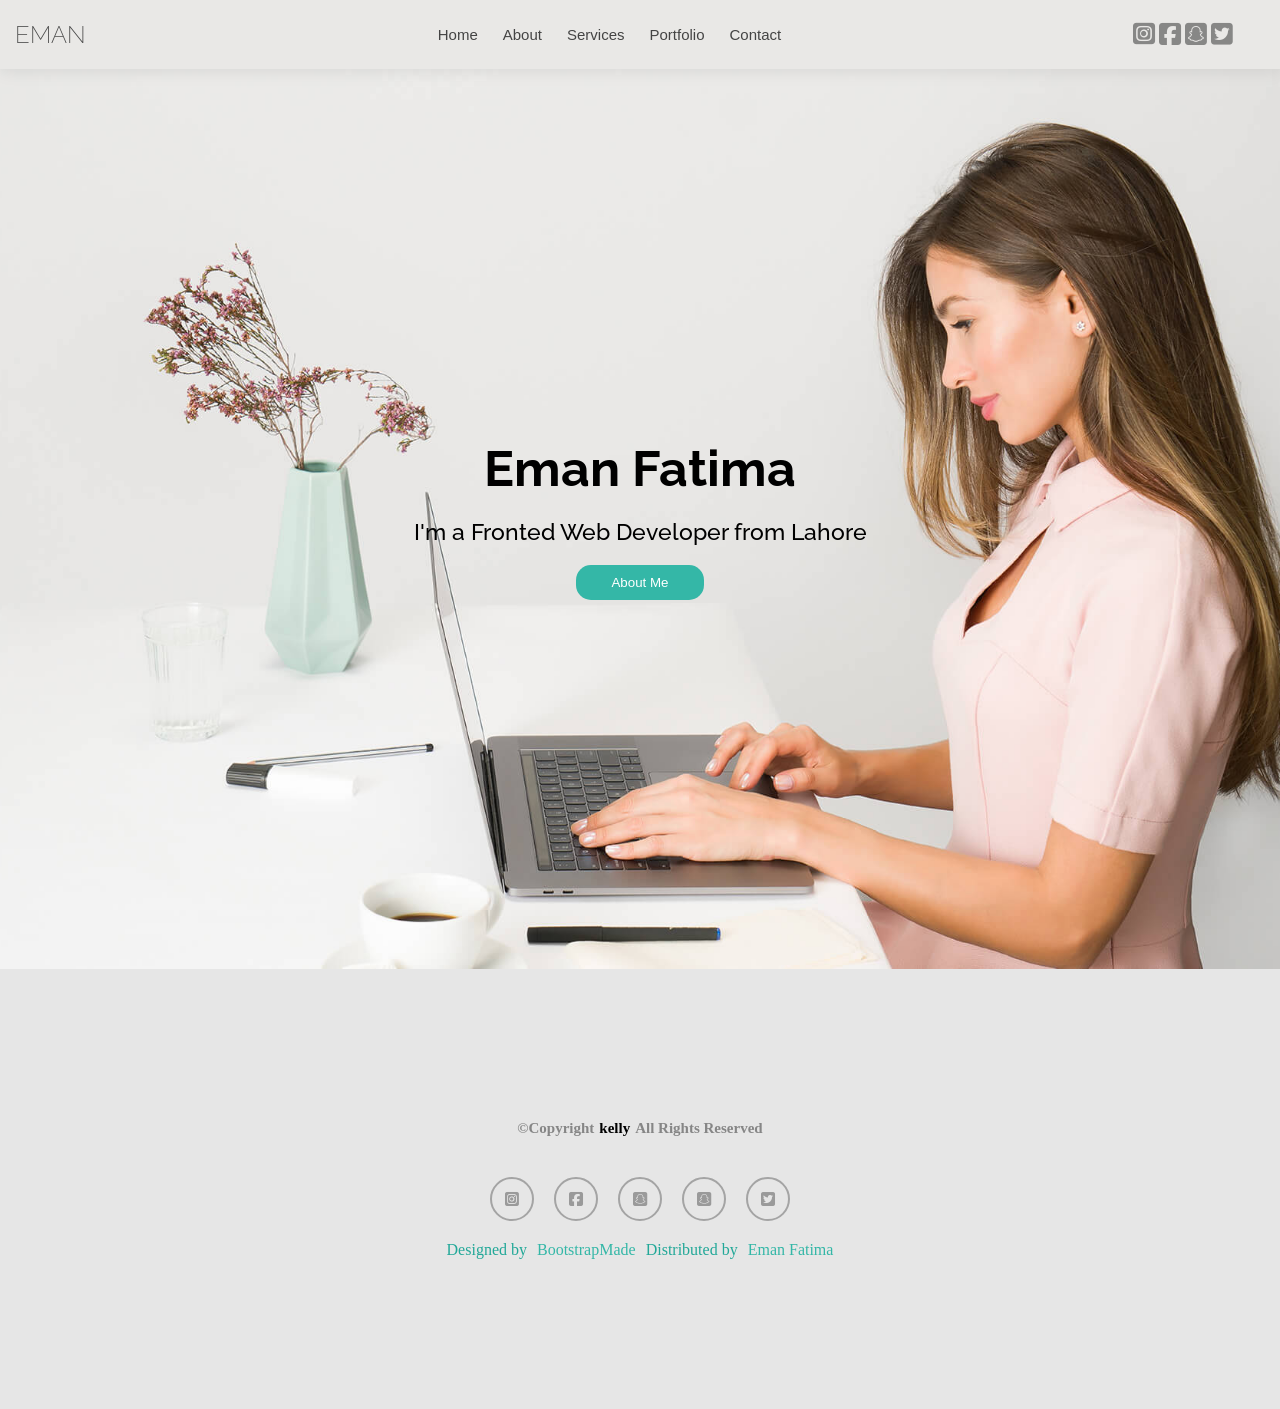
<file: index.html>
<!DOCTYPE html>
<html lang="en">
<head>
    <meta charset="UTF-8">
    <meta name="viewport" content="width=device-width, initial-scale=1.0">
    <title>Document</title>
    <link rel="stylesheet" href="portfolio.css">
    <link
  rel="stylesheet"
  href="https://cdnjs.cloudflare.com/ajax/libs/font-awesome/6.5.1/css/all.min.css"
/>
<link rel="preconnect" href="https://fonts.googleapis.com">
<link rel="preconnect" href="https://fonts.gstatic.com" crossorigin>
<link href="https://fonts.googleapis.com/css2?family=Raleway:ital,wght@0,100..900;1,100..900&display=swap" rel="stylesheet">
<link rel="preconnect" href="https://fonts.googleapis.com">
<link rel="preconnect" href="https://fonts.gstatic.com" crossorigin>
<link href="https://fonts.googleapis.com/css2?family=Poppins:ital,wght@0,100;0,200;0,300;0,400;0,500;0,600;0,700;0,800;0,900;1,100;1,200;1,300;1,400;1,500;1,600;1,700;1,800;1,900&family=Raleway:ital,wght@0,100..900;1,100..900&display=swap" rel="stylesheet">
</head>
<body>
    <div class="lightbackground">

        <nav>
            <div class="navbar" id="mainwidth">
            <div class="navcontent">
                <div class="logo">
                    <h1>EMAN</h1>
                </div>
                <div class="navlinks">
                    <ul>
                        <li><a href="index.html">home</a></li>
                        <li><a href="about.html">about</a></li>
                        <li><a href="services.html">services</a></li>
                        <li><a href="portfolio.html">portfolio</a></li>
                        <li><a href="contact.html">contact</a></li>
                    </ul>
                </div>
                <div class="navlogos">
                    <div class="hovereffect">

                        <a target="_blank" href="https://www.instagram.com/emanf_atima57?igsh=MW5waXgzaHoxM2hkYw=="><i class="fa-brands fa-square-instagram"></i></a>
                    <a href="https://www.facebook.com/profile.php?id=61551102983988&mibextid=ZbWKwL"><i class="fa-brands fa-square-facebook"></i></a>
                        <a href=""><i class="fa-brands fa-square-snapchat"></i></a>
                        <a href=""> <i class="fa-brands fa-square-twitter"></i></a>
                    </div>
                    <div id="menuicon">
                        <div class="openmenu">
                            <i class="fa-solid fa-bars" onclick="navbarlinks2()"></i>
                        </div>
                        <div class="closemenu">
                            <i class="fa-solid fa-xmark" onclick="navbarlinks2()"></i>
                        </div>
                    </div>
                </div>
            </div>
        </div>
    </nav>
    <section>
        <div class="herosection">
            <div class="backgroundbimg">
                <div class="herocontent">
                    <h1>Eman Fatima</h1>
                    <p>I'm a Fronted Web Developer from Lahore</p>
                    <div class="shopbtn">
                        <button>about me</button>
                    </div>
                </div>
            </div>
            
        </div>
    </section>
</div>
    <div class="navbarlinks">
        <div class="links2">
                <ul>
                    <div class="home">
                        <li><a href="index.html">home</a></li>
                    </div>
                        <li><a href="about.html">about</a></li>
                        <li><a href="services.html">services</a></li>
                        <li><a href="portfolio.html">portfolio</a></li>
                        <li><a href="contact.html">contact</a></li>
                    </ul>
                </div>
            </div>
    <div class="herolastsection">
            <div class="lastcontent">
                <h3>©Copyright <br> <p class="kelly">kelly</p> All Rights Reserved</h3>
                <div class="lasticons">
                    <a target="_blank" href="https://www.instagram.com/emanf_atima57?igsh=MW5waXgzaHoxM2hkYw=="><i class="fa-brands fa-square-instagram"></i></a>
                     <a href="https://www.facebook.com/profile.php?id=61551102983988&mibextid=ZbWKwL"><i class="fa-brands fa-square-facebook"></i></a>
                    <i class="fa-brands fa-square-snapchat"></i>
                    <i class="fa-brands fa-square-snapchat"></i>
                    <i class="fa-brands fa-square-twitter"></i>
                </div>
                <p class="bootstrap">Designed by <a style="color: #34b7a7;" href="">BootstrapMade</a> Distributed by <a style="color: #34b7a7;" href="">Eman Fatima</a></p>
            </div>
        </div>
        
        
    </body>
    <script src="home.js"></script>
</html>
</file>
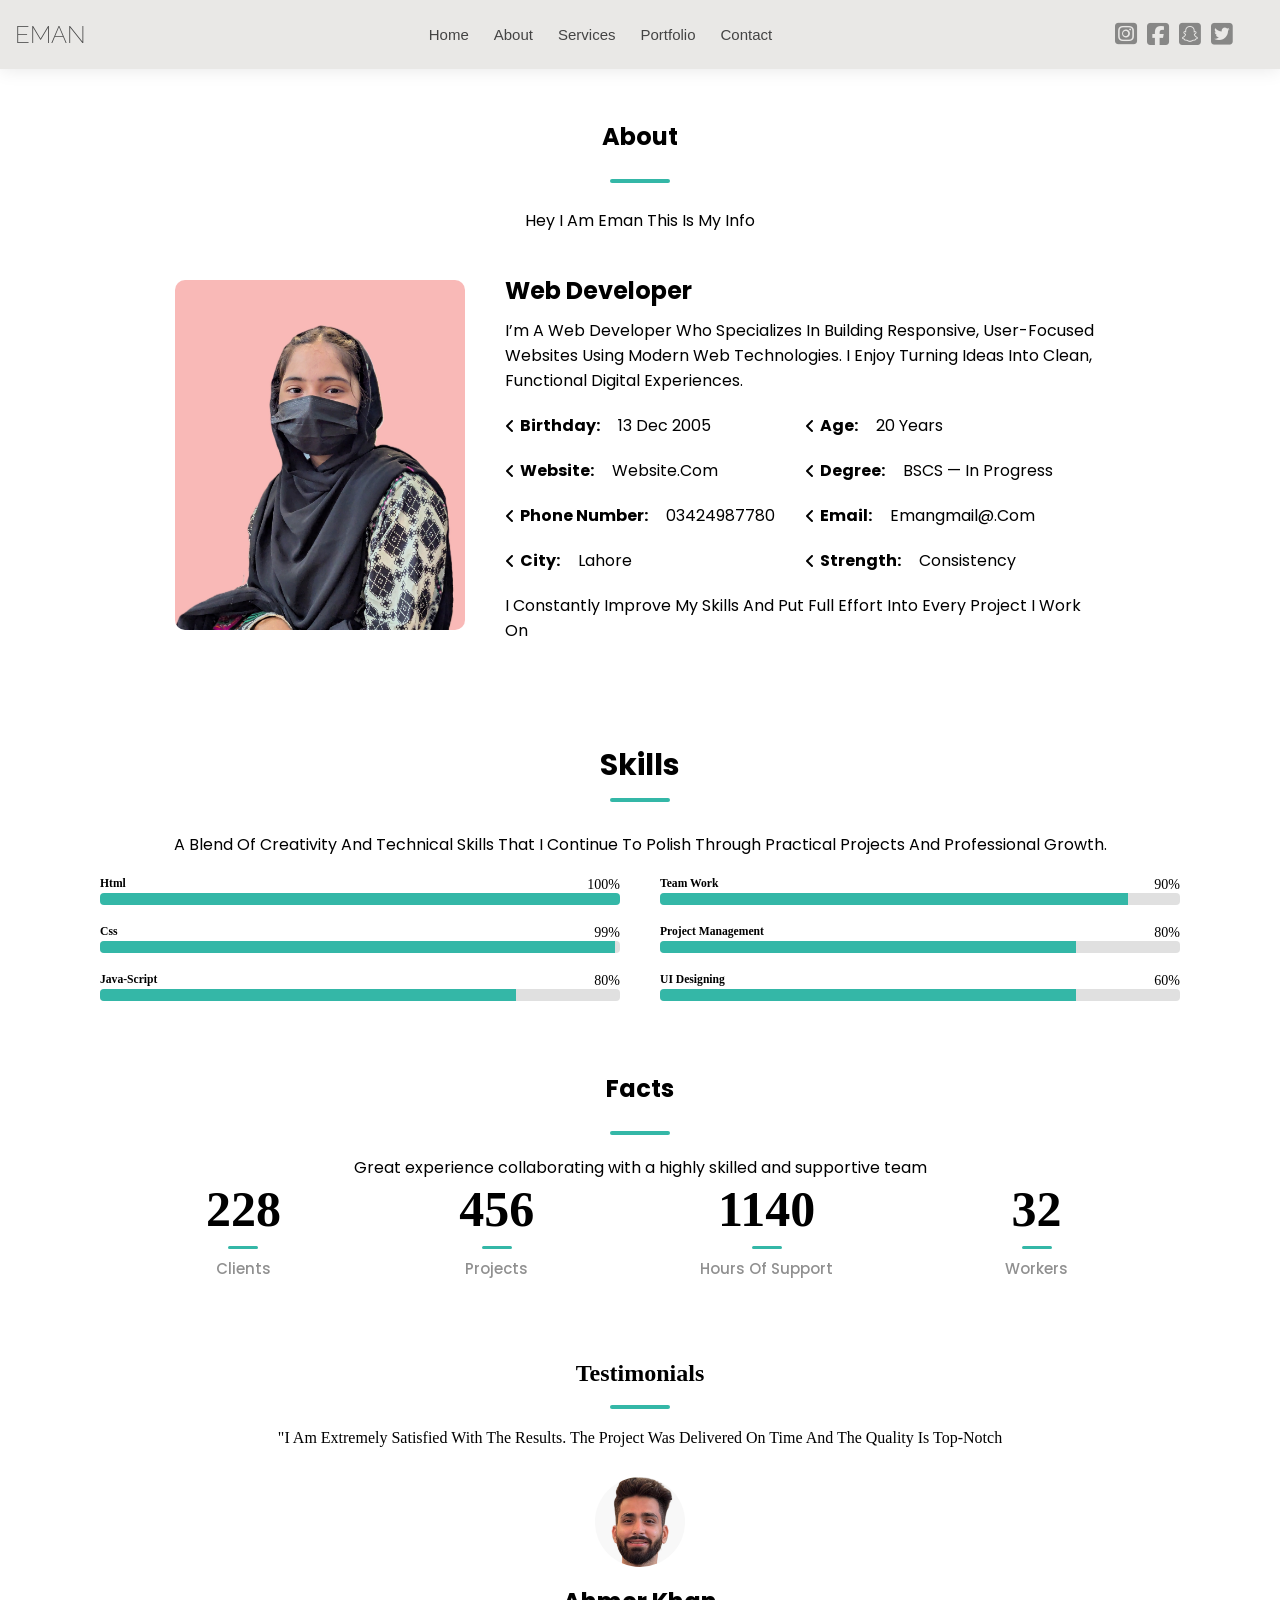
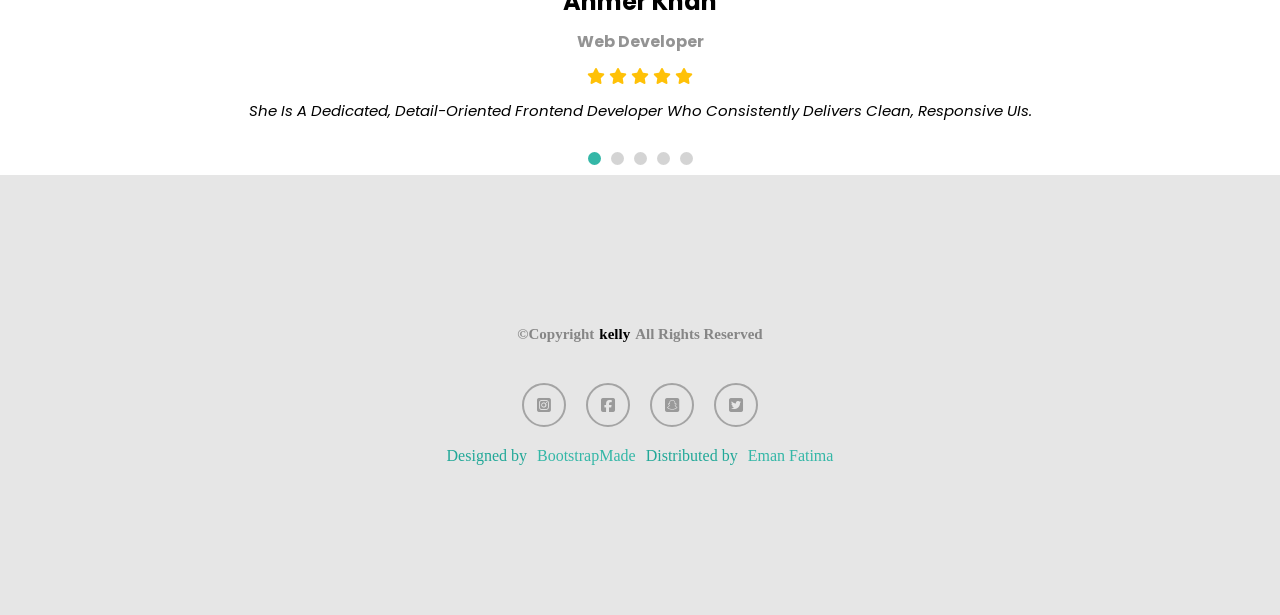
<file: about.html>
<!DOCTYPE html>
<html lang="en">
<head>
    <meta charset="UTF-8">
    <meta name="viewport" content="width=device-width, initial-scale=1.0">
    <title>about</title>
    <link rel="stylesheet" href="portfolio.css">
    <link
  rel="stylesheet"
  href="https://cdnjs.cloudflare.com/ajax/libs/font-awesome/6.5.1/css/all.min.css"
/>
<link rel="preconnect" href="https://fonts.googleapis.com">
<link rel="preconnect" href="https://fonts.gstatic.com" crossorigin>
<link href="https://fonts.googleapis.com/css2?family=Raleway:ital,wght@0,100..900;1,100..900&display=swap" rel="stylesheet">
<link rel="preconnect" href="https://fonts.googleapis.com">
<link rel="preconnect" href="https://fonts.gstatic.com" crossorigin>
<link href="https://fonts.googleapis.com/css2?family=Poppins:ital,wght@0,100;0,200;0,300;0,400;0,500;0,600;0,700;0,800;0,900;1,100;1,200;1,300;1,400;1,500;1,600;1,700;1,800;1,900&family=Raleway:ital,wght@0,100..900;1,100..900&display=swap" rel="stylesheet">
</head>
<body>
     <nav>
            <div class="navbar" id="mainwidth">
            <div class="navcontent">
                <div class="logo">
                    <h1>EMAN</h1>
                </div>
                <div class="navlinks">
                    <ul>
                        <li><a href="index.html">home</a></li>
                        <li><a href="about.html">about</a></li>
                        <li><a href="services.html">services</a></li>
                        <li><a href="portfolio.html">portfolio</a></li>
                        <li><a href="contact.html">contact</a></li>
                    </ul>
                </div>
                <div class="navlogos">
                <a target="_blank" href="https://www.instagram.com/emanf_atima57?igsh=MW5waXgzaHoxM2hkYw=="><i class="fa-brands fa-square-instagram"></i></a>
                    <a href="https://www.facebook.com/profile.php?id=61551102983988&mibextid=ZbWKwL"><i class="fa-brands fa-square-facebook"></i></a>
                    <i class="fa-brands fa-square-snapchat"></i>
                    <i class="fa-brands fa-square-twitter"></i>
                    <div id="menuicon">
                        <i class="fa-solid fa-bars"  onclick="navbarlinks2()"></i>
                    </div>
                </div>
            </div>
        </div>
    </nav>
    <div class="navbarlinks">
        <div class="links2">
                <ul>
                    <div class="home">
                        <li><a href="index.html">home</a></li>
                    </div>
                    <li><a href="about.html">about</a></li>
                    <li><a href="services.html">services</a></li>
                    <li><a href="portfolio.html">portfolio</a></li>
                    <li><a href="contact.html">contact</a></li>
                </ul>
            </div>
        </div>
    <div class="aboutsection">
            <div class="aboutcontent" id="mainwidth">
                <div class="info">
                    <h2>about</h2>&ensp;
                    <div class="underline"></div>
                    
                    <p>hey i am eman this is my info</p>
                </div>
                <div class="imgcontent">
                    <div class="img">
                        <img src="./images/pic.jpg" alt="">
                    </div>
                    <div class="imgcontent2">
                        <h2>web Developer</h2>
                        <p>I’m a web developer who specializes in building responsive, user-focused websites using modern web technologies. I enjoy turning ideas into clean, functional digital experiences.</p>
                        <div class="infosection">
                            <div class="infocontent1">
                            <div class="birthdaysec flex">
                                <i class="fa-solid fa-angle-left"></i>
                                <h4>birthday:</h4>&ensp;
                                <p>13 dec 2005</p>
                            </div>
                            <div class="website flex">
                                <i class="fa-solid fa-angle-left"></i>
                                <h4>website:</h4>&ensp;
                                <p>website.com</p>
                            </div>
                            <div class="phonenumber flex">
                                <i class="fa-solid fa-angle-left"></i>
                                <h4>phone number:</h4>&ensp;
                                <p>03424987780</p>
                            </div>
                            <div class="city flex">
                                <i class="fa-solid fa-angle-left"></i><h4>city:</h4>&ensp;
                                <p>lahore</p>
                            </div>
                        </div>
                        <div class="infocontent2">
                            <div class="age flex">
                                <i class="fa-solid fa-angle-left"></i>
                                <h4>age:</h4>&ensp;
                                <p>20 years</p>
                            </div>
                            <div class="degree flex">
                                <i class="fa-solid fa-angle-left"></i>
                                <h4>degree:</h4>&ensp;
                                <p>BSCS — In Progress</p>
                            </div>
                            <div class="email flex">
                                <i class="fa-solid fa-angle-left"></i>
                            <h4>email:</h4>&ensp;
                            <p>emangmail@.com</p>
                        </div>
                        <div class="strength flex">
                            <i class="fa-solid fa-angle-left"></i>
                            <h4>strength:</h4>&ensp;
                            <p>consistency</p>
                        </div>
                    </div>
                </div>
                <p class="paragraph">I constantly improve my skills and put full effort into every project I work on</p>
            </div>
        </div>
            </div>
        </div>
        <div class="skillsection">
            <div class="skillcontent" id="mainwidth">
                <div class="skillheading">
                    <h2>skills</h2>
                    <div class="underline">
                    </div>
                    <p>A blend of creativity and technical skills that I continue to polish through practical projects and professional growth.</p>
                </div>
                <div class="maincode">

                    <div class="codingskill">
                        <div class="code1">
                        <div class="html">
                            <h5>html</h5>
                            <span class="percent">100%</span>
                        </div>
                        <div class="skillbar" data-percent="100">
                            <div class="fill"></div>
                        </div>
                    </div>
                    <div class="code1">
                        <div class="html">
                            <h5>css</h5>
                            <span class="percent">99%</span>
                        </div>
                        <div class="skillbar" data-percent="99">
                            <div class="fill"></div>
                        </div>
                    </div>
                    <div class="code1">
                        <div class="html">
                            <h5>java-script</h5>
                            <span class="percent">80%</span>
                        </div>
                        <div class="skillbar" data-percent="80">
                            <div class="fill"></div>
                        </div>
                    </div>
                </div>
                <div class="codingskill2">
                    <div class="code1">
                        <div class="html">
                            <h5>team work</h5>
                            <span class="percent">90%</span>
                        </div>
                        <div class="skillbar" data-percent="90">
                            <div class="fill"></div>
                        </div>
                    </div>
                    <div class="code1">
                        <div class="html">
                            <h5>project management</h5>
                            <span class="percent">80%</span>
                        </div>
                        <div class="skillbar" data-percent="80">
                            <div class="fill"></div>
                        </div>
                    </div>
                    <div class="code1">
                        <div class="html">
                            <h5>uI Designing</h5>
                            <span class="percent">60%</span>
                        </div>
                        <div class="skillbar" data-percent="80">
                            <div class="fill"></div>
                        </div>
                    </div>
                </div>
            </div>
            </div>
        </div>
        <div class="factssection">
            <div class="factscontent" id="mainwidth">
                <div class="factheading">
                    <h2>Facts</h2>&ensp;
                    <div class="underline"></div>
                    <p>Great experience collaborating with a highly skilled and supportive team</p>
                </div>
                <div class="countingsection">
                    <div class="counter1">
                        <span class="count" data-target="253">0</span>
                        <div class="underline1"></div>
                        <h5>clients</h5>
                    </div>
                     <div class="counter1">
                        <span class="count" data-target="521">0</span>
                        <div class="underline1"></div>
                        <h5>projects</h5>
                    </div>
                     <div class="counter1">
                        <span class="count" data-target="1453">0</span>
                        <div class="underline1"></div>
                        <h5>hours of support</h5>
                    </div>
                     <div class="counter1">
                        <span class="count" data-target="32">0</span>
                        <div class="underline1"></div>
                        <h5>workers</h5>
                    </div>
                        
                </div>

            </div>
        </div>
        <div class="testinomialsection">
            <div class="testinomialscontent" id="mainwidth">
                <div class="testiheading">
                    <h2>testimonials</h2>&ensp;
                     <div class="underline"></div>
                     <p>"I am extremely satisfied with the results. The project was delivered on time and the quality is top-notch</p>
                </div>
                    <div class="cards">
                    </div>
              <div class="circles">
                <div class="circle"></div>
                 <div class="circle"></div>
                  <div class="circle"></div>
                   <div class="circle"></div>
                   <div class="circle"></div>
              </div>
            </div>
        </div>
        <div class="herolastsection serviceslast" id="mainwidth">
            <div class="lastcontent">
                <h3>©Copyright <br> <p class="kelly">kelly</p> All Rights Reserved</h3>
                <div class="lasticons">
                     <a target="_blank" href="https://www.instagram.com/emanf_atima57?igsh=MW5waXgzaHoxM2hkYw=="><i class="fa-brands fa-square-instagram"></i></a>
                     <a href="https://www.facebook.com/profile.php?id=61551102983988&mibextid=ZbWKwL"><i class="fa-brands fa-square-facebook"></i></a>
                    <i class="fa-brands fa-square-snapchat"></i>
                    <i class="fa-brands fa-square-twitter"></i>
                </div>
                <p class="bootstrap">Designed by <a style="color: #34b7a7;" href="">BootstrapMade</a> Distributed by <a style="color: #34b7a7;" href="">Eman Fatima</a></p>
            </div>
        </div>
</body>
<script src="about.js"></script>
<script src="home.js"></script>
</html>
</file>
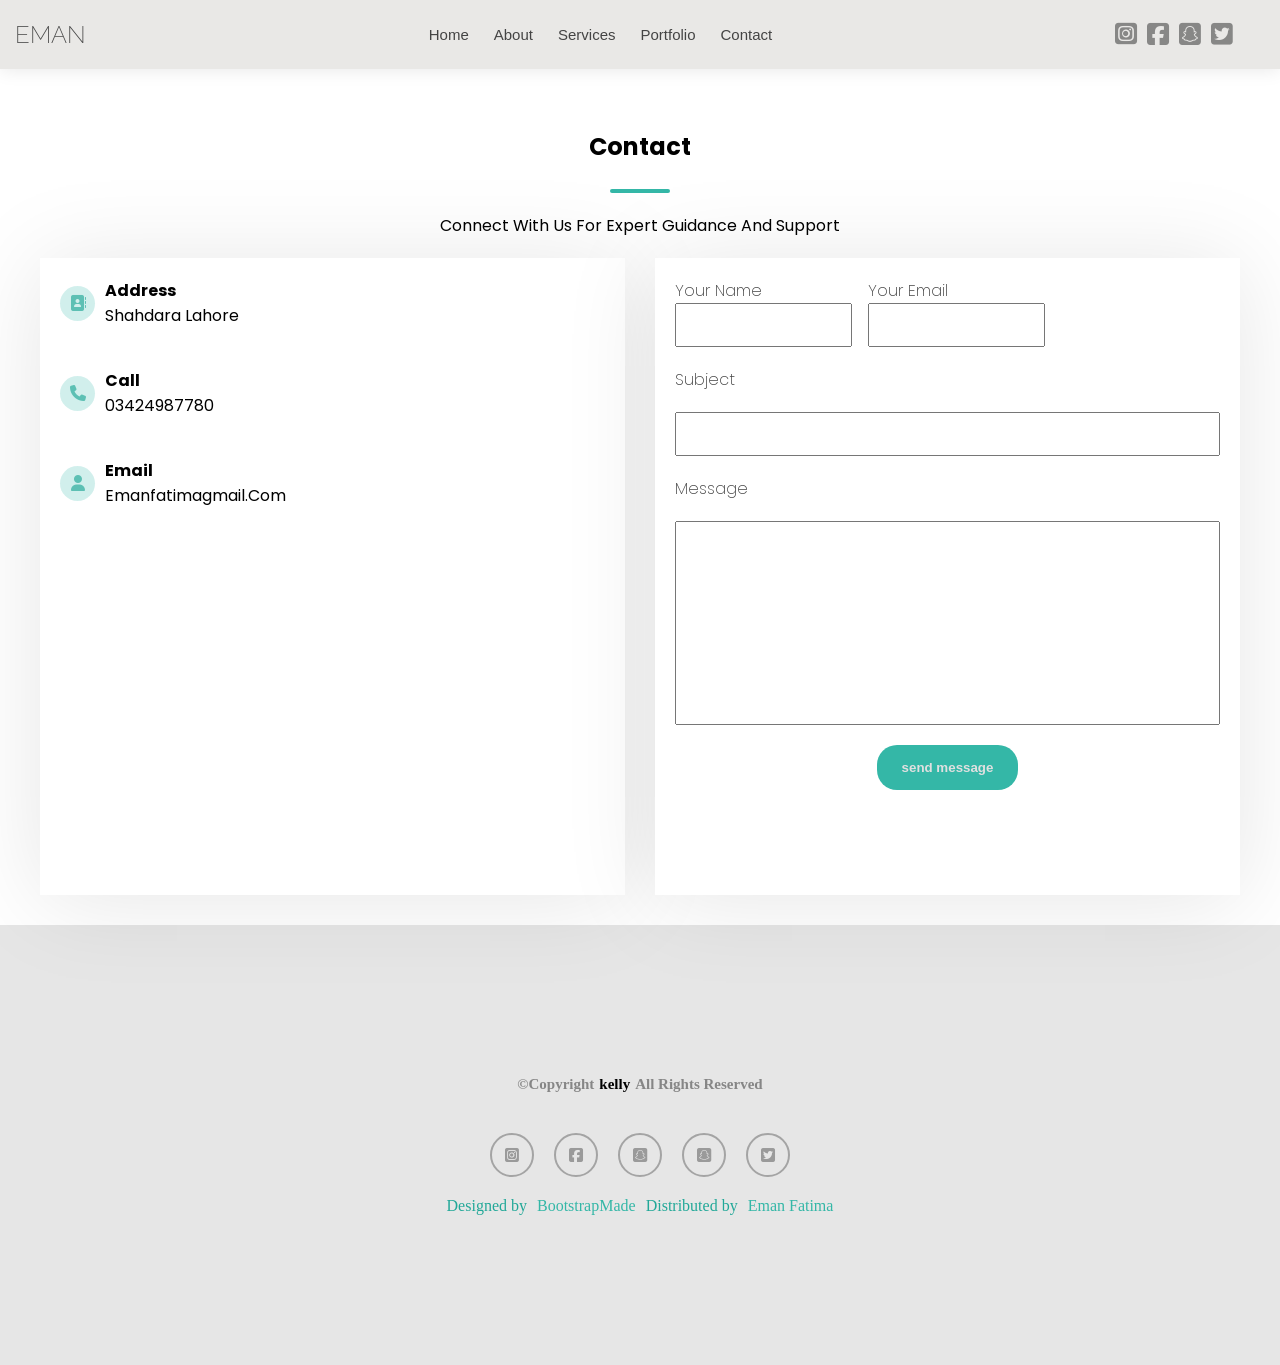
<file: contact.html>
<!DOCTYPE html>
<html lang="en">
<head>
    <meta charset="UTF-8">
    <meta name="viewport" content="width=device-width, initial-scale=1.0">
    <title>contact</title>
    <link rel="stylesheet" href="portfolio.css">
     <link
  rel="stylesheet"
  href="https://cdnjs.cloudflare.com/ajax/libs/font-awesome/6.5.1/css/all.min.css"
/>
<link rel="preconnect" href="https://fonts.googleapis.com">
<link rel="preconnect" href="https://fonts.gstatic.com" crossorigin>
<link href="https://fonts.googleapis.com/css2?family=Raleway:ital,wght@0,100..900;1,100..900&display=swap" rel="stylesheet">
<link rel="preconnect" href="https://fonts.googleapis.com">
<link rel="preconnect" href="https://fonts.gstatic.com" crossorigin>
<link href="https://fonts.googleapis.com/css2?family=Poppins:ital,wght@0,100;0,200;0,300;0,400;0,500;0,600;0,700;0,800;0,900;1,100;1,200;1,300;1,400;1,500;1,600;1,700;1,800;1,900&family=Raleway:ital,wght@0,100..900;1,100..900&display=swap" rel="stylesheet">
</head>
<body>
    <nav>
            <div class="navbar" id="mainwidth">
            <div class="navcontent">
                <div class="logo">
                    <h1>EMAN</h1>
                </div>
                <div class="navlinks">
                    <ul>
                        <li><a href="index.html">home</a></li>
                        <li><a href="about.html">about</a></li>
                        <li><a href="services.html">services</a></li>
                        <li><a href="portfolio.html">portfolio</a></li>
                        <li><a href="contact.html">contact</a></li>
                    </ul>
                </div>
                <div class="navlogos">
                    <a target="_blank" href="https://www.instagram.com/emanf_atima57?igsh=MW5waXgzaHoxM2hkYw=="><i class="fa-brands fa-square-instagram"></i></a>
                    <a href="https://www.facebook.com/profile.php?id=61551102983988&mibextid=ZbWKwL"><i class="fa-brands fa-square-facebook"></i></a>
                    <i class="fa-brands fa-square-snapchat"></i>
                    <i class="fa-brands fa-square-twitter"></i>
                    <div id="menuicon">
                        <i class="fa-solid fa-bars"  onclick="navbarlinks2()"></i>
                    </div>
                </div>
            </div>
        </div>
    </nav>
    <div class="navbarlinks">
        <div class="links2">
                <ul>
                    <div class="home">
                        <li><a href="index.html">home</a></li>
                    </div>
                    <li><a href="about.html">about</a></li>
                    <li><a href="services.html">services</a></li>
                    <li><a href="portfolio.html">portfolio</a></li>
                    <li><a href="contact.html">contact</a></li>
                </ul>
            </div>
        </div>
    <div class="contactsection">
        <div class="contactcontent" id="mainwidth">
        <div class="contactheading">
            <h2>contact</h2>&ensp;
            <div class="underline"></div>
            <p>Connect with us for expert guidance and support</p>
        </div>
        <div class="mainframe">
            <div class="iframesection">
                <div class="mainadress">
                    <i class="fa-solid fa-address-book"></i>
                    <div class="adress">
                        <h4>address</h4>
                        <p>shahdara lahore</p>
                    </div>
                </div>
                <div class="maincall mainadress">
                    <i class="fa-solid fa-phone"></i>
                    <div class="call">
                    <h4>call</h4>
                    <span>03424987780</span>
                </div>
            </div>
            <div class="mainemail mainadress">
                <i class="fa-solid fa-user"></i>
                <div class="email">
                    <h4>email</h4>
                    <p>emanfatimagmail.com</p>
                </div>
            </div>
            <div class="iframemap">
                <iframe src="https://www.google.com/maps/embed?pb=!1m18!1m12!1m3!1d54357.67212782005!2d74.24140862946315!3d31.62414262391021!2m3!1f0!2f0!3f0!3m2!1i1024!2i768!4f13.1!3m3!1m2!1s0x39191c47be50fcdb%3A0x3cf241986ed44db5!2sShahdara%2C%20Pakistan!5e0!3m2!1sen!2s!4v1764176709184!5m2!1sen!2s"style="border:0;" allowfullscreen="" loading="lazy" referrerpolicy="no-referrer-when-downgrade"></iframe>
            </div>
        </div>
        <div class="information">
          <div class="mainname">
            <div class="yourname">
                <h4>your name</h4>
                <input type="text" placeholder="" class="name">
            </div>
            <div class="email">
                <h4>your email</h4>
                <input type="text" placeholder="" class="name">
            </div>
          </div>
          <h4>subject</h4>
          <input type="text" placeholder="" class="subject">
          <h4>message</h4>
          <input type="text" placeholder="" class="message">
          <div class="buttonsection">
            <button>send message</button>
          </div>
        </div>
    </div>
        </div>
    </div>
     <div class="herolastsection serviceslast">
            <div class="lastcontent">
                <h3>©Copyright <br> <p class="kelly">kelly</p> All Rights Reserved</h3>
                <div class="lasticons">
                    <a target="_blank" href="https://www.instagram.com/emanf_atima57?igsh=MW5waXgzaHoxM2hkYw=="><i class="fa-brands fa-square-instagram"></i></a>
                     <a href="https://www.facebook.com/profile.php?id=61551102983988&mibextid=ZbWKwL"><i class="fa-brands fa-square-facebook"></i></a>
                    <i class="fa-brands fa-square-snapchat"></i>
                    <i class="fa-brands fa-square-snapchat"></i>
                    <i class="fa-brands fa-square-twitter"></i>
                </div>
                <p class="bootstrap">Designed by <a style="color: #34b7a7;" href="">BootstrapMade</a> Distributed by <a style="color: #34b7a7;" href="">Eman Fatima</a></p>
            </div>
        </div>
</body>
<script src="home.js"></script>
</html>
</file>
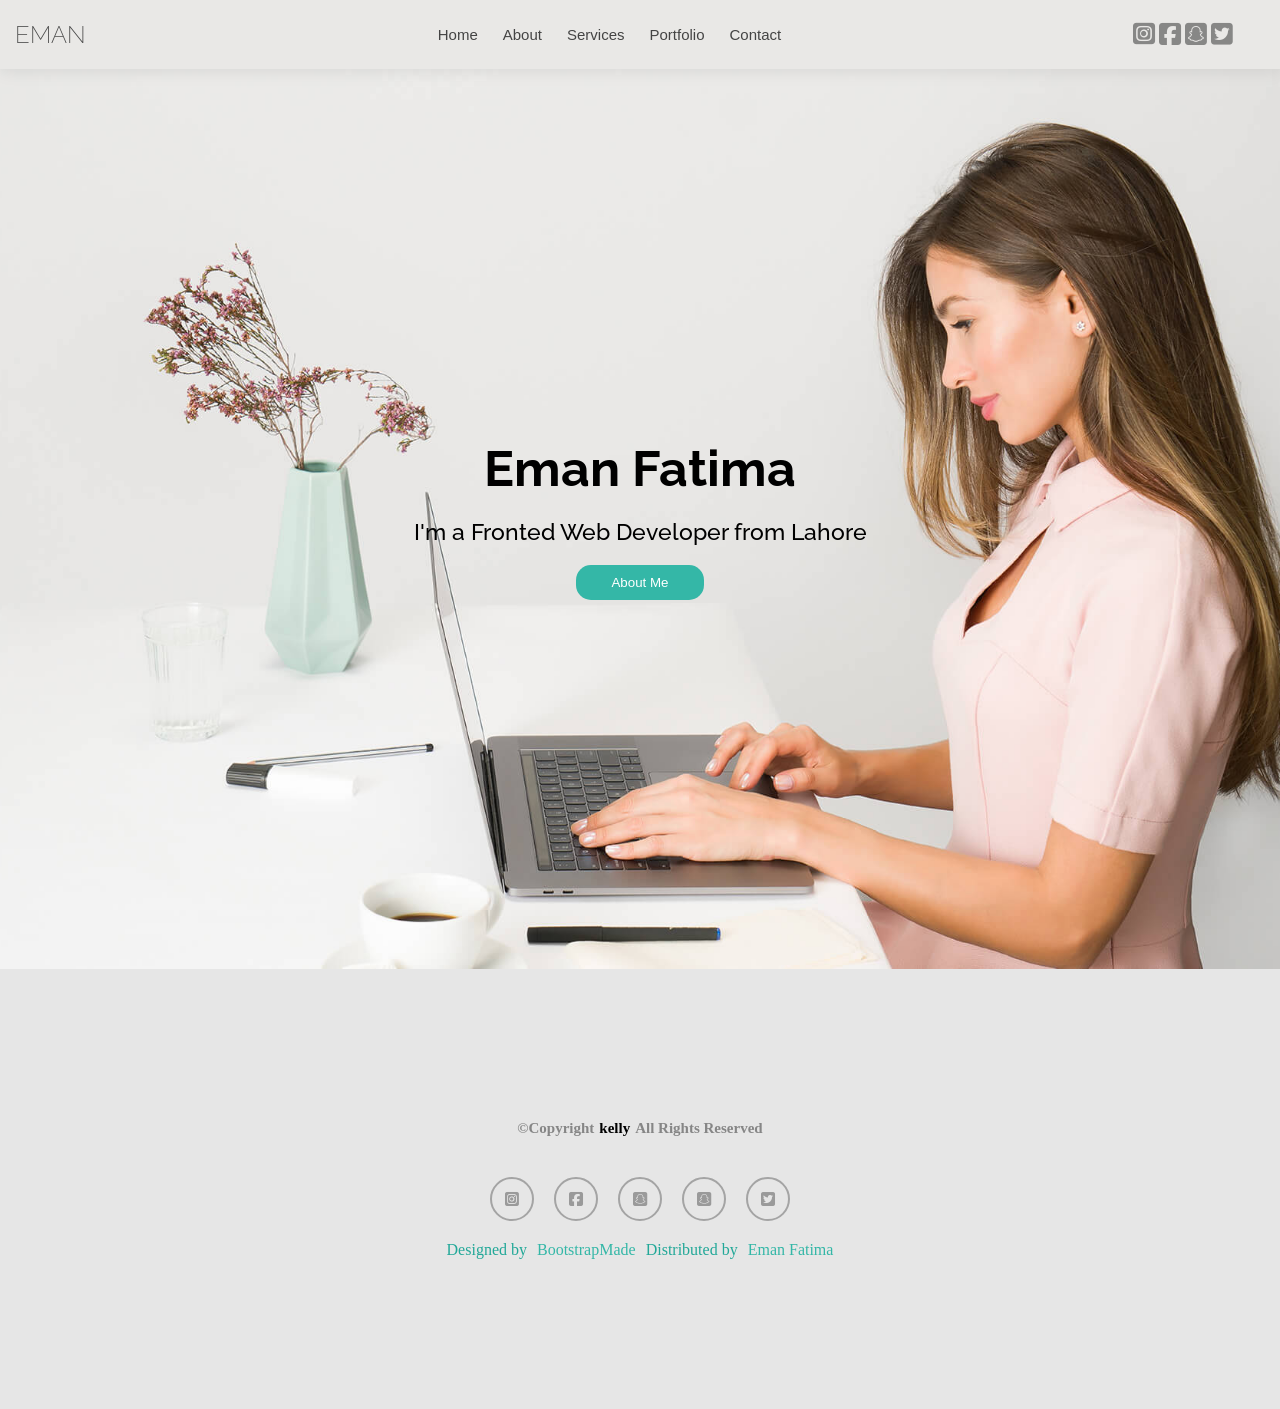
<file: home.html>
<!DOCTYPE html>
<html lang="en">
<head>
    <meta charset="UTF-8">
    <meta name="viewport" content="width=device-width, initial-scale=1.0">
    <title>Document</title>
    <link rel="stylesheet" href="portfolio.css">
    <link
  rel="stylesheet"
  href="https://cdnjs.cloudflare.com/ajax/libs/font-awesome/6.5.1/css/all.min.css"
/>
<link rel="preconnect" href="https://fonts.googleapis.com">
<link rel="preconnect" href="https://fonts.gstatic.com" crossorigin>
<link href="https://fonts.googleapis.com/css2?family=Raleway:ital,wght@0,100..900;1,100..900&display=swap" rel="stylesheet">
<link rel="preconnect" href="https://fonts.googleapis.com">
<link rel="preconnect" href="https://fonts.gstatic.com" crossorigin>
<link href="https://fonts.googleapis.com/css2?family=Poppins:ital,wght@0,100;0,200;0,300;0,400;0,500;0,600;0,700;0,800;0,900;1,100;1,200;1,300;1,400;1,500;1,600;1,700;1,800;1,900&family=Raleway:ital,wght@0,100..900;1,100..900&display=swap" rel="stylesheet">
</head>
<body>
    <div class="lightbackground">

        <nav>
            <div class="navbar" id="mainwidth">
            <div class="navcontent">
                <div class="logo">
                    <h1>EMAN</h1>
                </div>
                <div class="navlinks">
                    <ul>
                        <li><a href="home.html">home</a></li>
                        <li><a href="about.html">about</a></li>
                        <li><a href="services.html">services</a></li>
                        <li><a href="portfolio.html">portfolio</a></li>
                        <li><a href="contact.html">contact</a></li>
                    </ul>
                </div>
                <div class="navlogos">
                    <div class="hovereffect">

                        <a target="_blank" href="https://www.instagram.com/emanf_atima57?igsh=MW5waXgzaHoxM2hkYw=="><i class="fa-brands fa-square-instagram"></i></a>
                    <a href="https://www.facebook.com/profile.php?id=61551102983988&mibextid=ZbWKwL"><i class="fa-brands fa-square-facebook"></i></a>
                        <a href=""><i class="fa-brands fa-square-snapchat"></i></a>
                        <a href=""> <i class="fa-brands fa-square-twitter"></i></a>
                    </div>
                    <div id="menuicon">
                        <div class="openmenu">
                            <i class="fa-solid fa-bars" onclick="navbarlinks2()"></i>
                        </div>
                        <div class="closemenu">
                            <i class="fa-solid fa-xmark" onclick="navbarlinks2()"></i>
                        </div>
                    </div>
                </div>
            </div>
        </div>
    </nav>
    <section>
        <div class="herosection">
            <div class="backgroundbimg">
                <div class="herocontent">
                    <h1>Eman Fatima</h1>
                    <p>I'm a Fronted Web Developer from Lahore</p>
                    <div class="shopbtn">
                        <button>about me</button>
                    </div>
                </div>
            </div>
            
        </div>
    </section>
</div>
    <div class="navbarlinks">
        <div class="links2">
                <ul>
                    <div class="home">
                        <li><a href="home.html">home</a></li>
                    </div>
                        <li><a href="about.html">about</a></li>
                        <li><a href="services.html">services</a></li>
                        <li><a href="portfolio.html">portfolio</a></li>
                        <li><a href="contact.html">contact</a></li>
                    </ul>
                </div>
            </div>
    <div class="herolastsection">
            <div class="lastcontent">
                <h3>©Copyright <br> <p class="kelly">kelly</p> All Rights Reserved</h3>
                <div class="lasticons">
                    <a target="_blank" href="https://www.instagram.com/emanf_atima57?igsh=MW5waXgzaHoxM2hkYw=="><i class="fa-brands fa-square-instagram"></i></a>
                     <a href="https://www.facebook.com/profile.php?id=61551102983988&mibextid=ZbWKwL"><i class="fa-brands fa-square-facebook"></i></a>
                    <i class="fa-brands fa-square-snapchat"></i>
                    <i class="fa-brands fa-square-snapchat"></i>
                    <i class="fa-brands fa-square-twitter"></i>
                </div>
                <p class="bootstrap">Designed by <a style="color: #34b7a7;" href="">BootstrapMade</a> Distributed by <a style="color: #34b7a7;" href="">Eman Fatima</a></p>
            </div>
        </div>
        
        
    </body>
    <script src="home.js"></script>
</html>
</file>
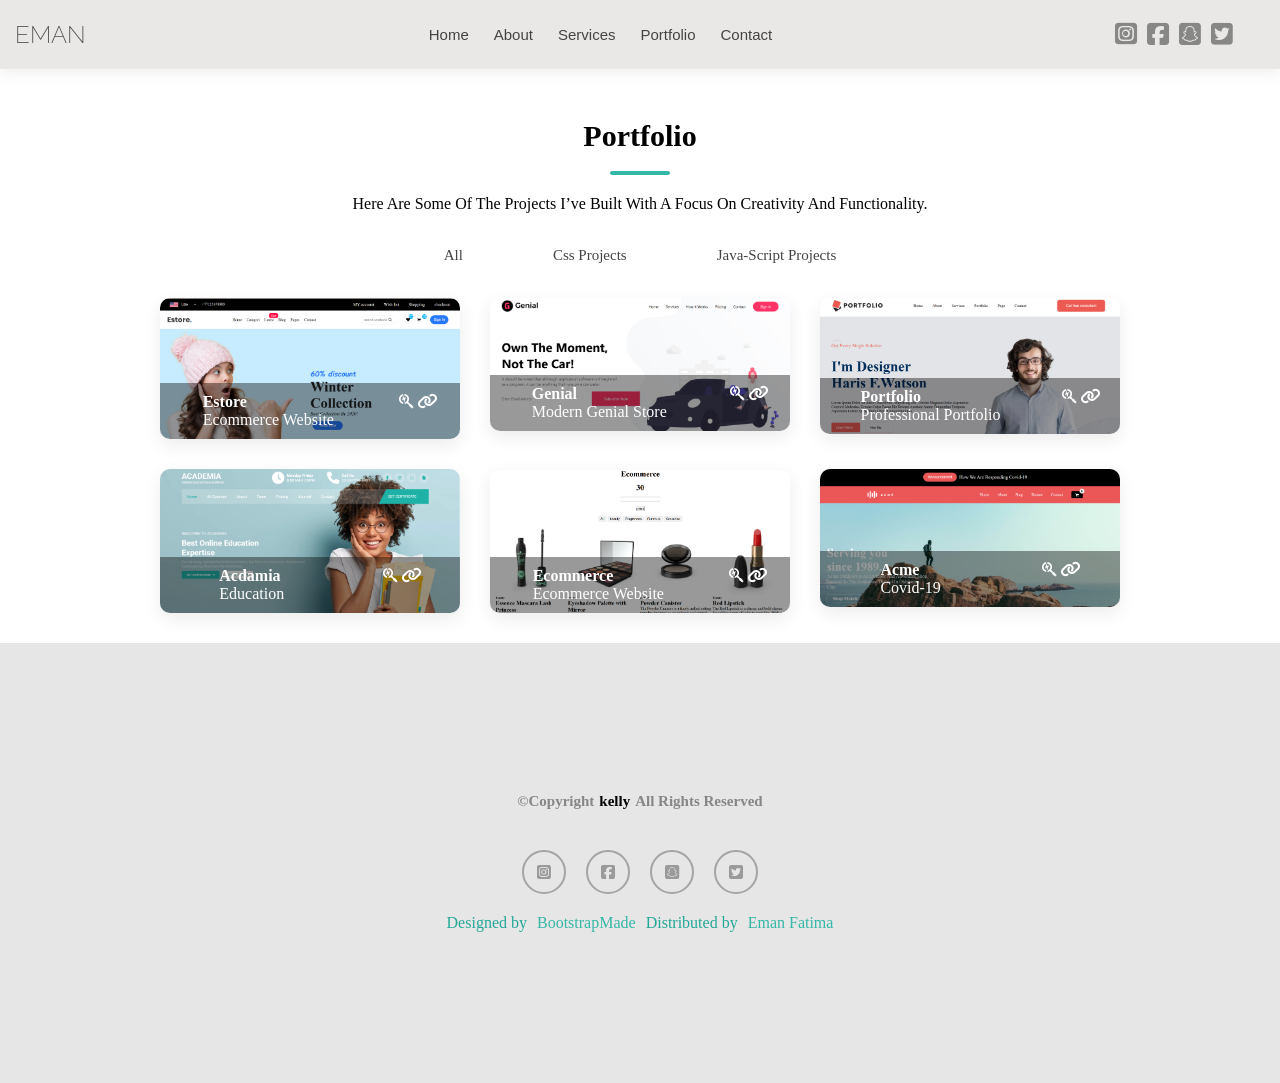
<file: portfolio.html>
<!DOCTYPE html>
<html lang="en">
<head>
    <meta charset="UTF-8">
    <meta name="viewport" content="width=device-width, initial-scale=1.0">
    <title>portfolio</title>
    <link rel="stylesheet" href="portfolio.css">
    <link
  rel="stylesheet"
  href="https://cdnjs.cloudflare.com/ajax/libs/font-awesome/6.5.1/css/all.min.css"
/>
<link rel="preconnect" href="https://fonts.googleapis.com">
<link rel="preconnect" href="https://fonts.gstatic.com" crossorigin>
<link href="https://fonts.googleapis.com/css2?family=Raleway:ital,wght@0,100..900;1,100..900&display=swap" rel="stylesheet">
<link rel="preconnect" href="https://fonts.googleapis.com">
<link rel="preconnect" href="https://fonts.gstatic.com" crossorigin>
<link href="https://fonts.googleapis.com/css2?family=Poppins:ital,wght@0,100;0,200;0,300;0,400;0,500;0,600;0,700;0,800;0,900;1,100;1,200;1,300;1,400;1,500;1,600;1,700;1,800;1,900&family=Raleway:ital,wght@0,100..900;1,100..900&display=swap" rel="stylesheet">
</head>
<body>
        <!-- <a target="_blank" href="./Templates/estore/template.html"><img width="200px" src="./images/estore.png" alt=""></a> -->
     <nav>
            <div class="navbar" id="mainwidth">
            <div class="navcontent">
                <div class="logo">
                    <h1>EMAN</h1>
                </div>
                <div class="navlinks">
                    <ul>
                        <li><a href="home.html">home</a></li>
                        <li><a href="about.html">about</a></li>
                        <li><a href="services.html">services</a></li>
                        <li><a href="portfolio.html">portfolio</a></li>
                        <li><a href="contact.html">contact</a></li>
                    </ul>
                </div>
                <div class="navlogos">
                    <a target="_blank" href="https://www.instagram.com/emanf_atima57?igsh=MW5waXgzaHoxM2hkYw=="><i class="fa-brands fa-square-instagram"></i></a>
                    <a href="https://www.facebook.com/profile.php?id=61551102983988&mibextid=ZbWKwL"><i class="fa-brands fa-square-facebook"></i></a>
                    <a href=""><i class="fa-brands fa-square-snapchat"></i></a>
                    <a href=""> <i class="fa-brands fa-square-twitter"></i></a>
                    <div id="menuicon">
                        <div class="openmenu">
                            <i class="fa-solid fa-bars" onclick="navbarlinks2()"></i>
                        </div>
                        <div class="closemenu">
                            <i class="fa-solid fa-xmark" onclick="navbarlinks2()"></i>
                        </div>
                    </div>
                </div>
            </div>
        </div>
    </nav>
    <div class="navbarlinks">
        <div class="links2">
                <ul>
                    <div class="home">
                        <li><a href="index.html">home</a></li>
                    </div>
                    <li><a href="about.html">about</a></li>
                    <li><a href="services.html">services</a></li>
                    <li><a href="portfolio.html">portfolio</a></li>
                    <li><a href="contact.html">contact</a></li>
                </ul>
            </div>
        </div>
        <div class="portfoliosection">
            <div class="portfoliocontent" id="mainwidth">
            <div class="portfolioheading">
                <h2>portfolio</h2>&ensp;
                <div class="underline"></div>
                <p>Here are some of the projects I’ve built with a focus on creativity and functionality.</p>
            </div>
            <div class="filter">
                <div class="all button" onclick="showprojects()">
                    <li>all</li>
                </div>
                <div class="css button" onclick="showCSSProjects()">
                    <li>css projects</li>
                </div>
                <div class="java button" onclick="showjavaProjects()">
                    <li>java-script projects</li>
                </div>
            </div>
            <div class="mineprojects">
                
            </div>
        </div>
        </div>
        <div class="navbarlinks">
        <div class="links2">
                <ul>
                    <div class="home">
                        <li><a href="index.html">home</a></li>
                    </div>
                    <li><a href="about.html">about</a></li>
                    <li><a href="services.html">services</a></li>
                    <li><a href="portfolio.html">portfolio</a></li>
                    <li><a href="contact.html">contact</a></li>
                </ul>
            </div>
        </div>
        <div class="herolastsection serviceslast">
            <div class="lastcontent">
                <h3>©Copyright <br> <p class="kelly">kelly</p> All Rights Reserved</h3>
                <div class="lasticons">
                    <a target="_blank" href="https://www.instagram.com/emanf_atima57?igsh=MW5waXgzaHoxM2hkYw=="><i class="fa-brands fa-square-instagram"></i></a>
                     <a href="https://www.facebook.com/profile.php?id=61551102983988&mibextid=ZbWKwL"><i class="fa-brands fa-square-facebook"></i></a>
                    <i class="fa-brands fa-square-snapchat"></i>
                    <i class="fa-brands fa-square-twitter"></i>
                </div>
                <p class="bootstrap">Designed by <a style="color: #34b7a7;" href="">BootstrapMade</a> Distributed by <a style="color: #34b7a7;" href="">Eman Fatima</a></p>
            </div>
        </div>
</body>
<script src="portfolio.js"></script>
<script src="home.js"></script>
</html>
</file>
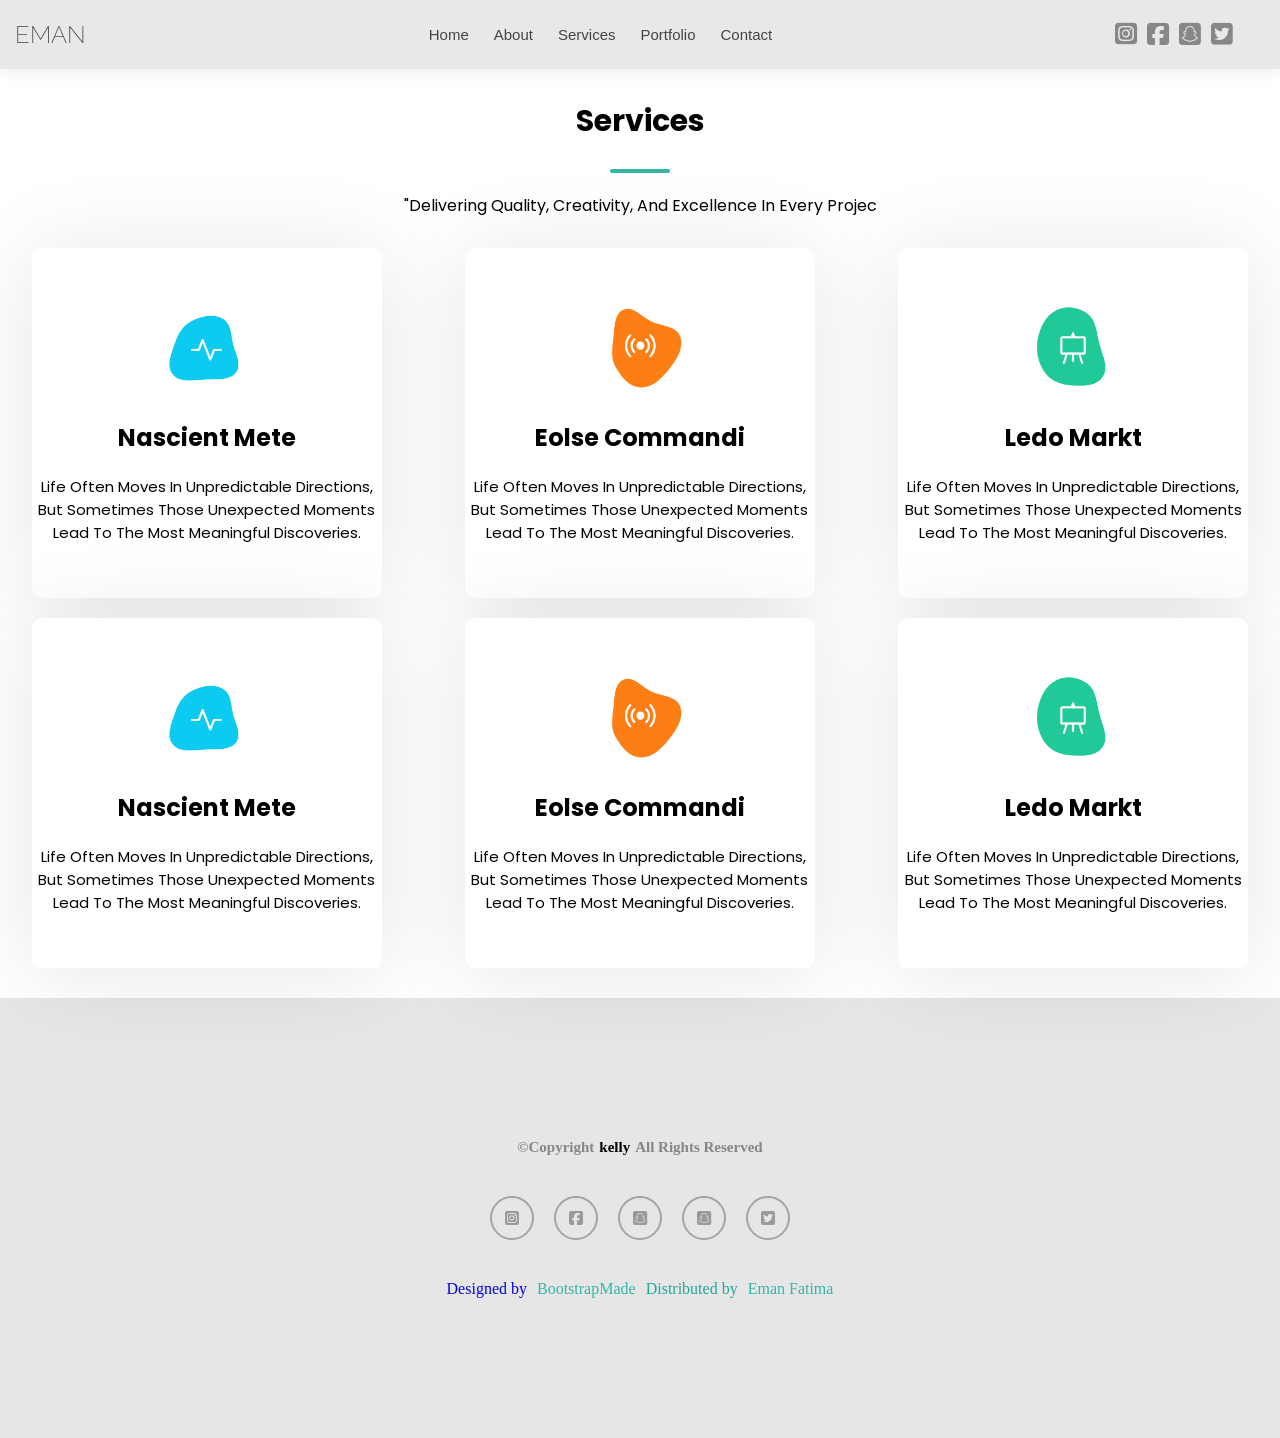
<file: services.html>
<!DOCTYPE html>
<html lang="en">
<head>
    <meta charset="UTF-8">
    <meta name="viewport" content="width=device-width, initial-scale=1.0">
    <title>services</title>
    <link rel="stylesheet" href="portfolio.css">
    <link
  rel="stylesheet"
  href="https://cdnjs.cloudflare.com/ajax/libs/font-awesome/6.5.1/css/all.min.css"
/>
<link rel="preconnect" href="https://fonts.googleapis.com">
<link rel="preconnect" href="https://fonts.gstatic.com" crossorigin>
<link href="https://fonts.googleapis.com/css2?family=Raleway:ital,wght@0,100..900;1,100..900&display=swap" rel="stylesheet">
<link rel="preconnect" href="https://fonts.googleapis.com">
<link rel="preconnect" href="https://fonts.gstatic.com" crossorigin>
<link href="https://fonts.googleapis.com/css2?family=Poppins:ital,wght@0,100;0,200;0,300;0,400;0,500;0,600;0,700;0,800;0,900;1,100;1,200;1,300;1,400;1,500;1,600;1,700;1,800;1,900&family=Raleway:ital,wght@0,100..900;1,100..900&display=swap" rel="stylesheet">
</head>
<body>
    <div class="lightbackground">

        <nav>
            <div class="navbar" id="mainwidth">
            <div class="navcontent">
                <div class="logo">
                    <h1>EMAN</h1>
                </div>
                <div class="navlinks">
                    <ul>
                        <li><a href="index.html">home</a></li>
                        <li><a href="about.html">about</a></li>
                        <li><a href="services.html">services</a></li>
                        <li><a href="portfolio.html">portfolio</a></li>
                        <li><a href="contact.html">contact</a></li>
                    </ul>
                </div>
                <div class="navlogos">
                    <a target="_blank" href="https://www.instagram.com/emanf_atima57?igsh=MW5waXgzaHoxM2hkYw=="><i class="fa-brands fa-square-instagram"></i></a>
                    <a href="https://www.facebook.com/profile.php?id=61551102983988&mibextid=ZbWKwL"><i class="fa-brands fa-square-facebook"></i></a>
                    <i class="fa-brands fa-square-snapchat"></i>
                    <i class="fa-brands fa-square-twitter"></i>
                    <div id="menuicon">
                        <i class="fa-solid fa-bars"  onclick="navbarlinks2()"></i>
                    </div>
                </div>
            </div>
        </div>
    </nav>
    <div class="navbarlinks">
        <div class="links2">
                <ul>
                    <div class="home">
                        <li><a href="index.html">home</a></li>
                    </div>
                    <li><a href="about.html">about</a></li>
                    <li><a href="services.html">services</a></li>
                    <li><a href="portfolio.html">portfolio</a></li>
                    <li><a href="contact.html">contact</a></li>
                </ul>
            </div>
        </div>
    <div class="servicessection">
        <div class="servicescontent" id="mainwidth">
            <div class="servicesheading">
                <h2>services</h2>&ensp;
                <div class="underline"></div>
                <p>"Delivering quality, creativity, and excellence in every projec</p>
            </div>
            <div class="mainservice">
                <div class="servicecard1">
                </div>
            </div>
        </div>

    </div>
    <div class="herolastsection serviceslast">
            <div class="lastcontent">
                <h3>©Copyright <br> <p class="kelly">kelly</p> All Rights Reserved</h3>
                <div class="lasticons">
                    <a target="_blank" href="https://www.instagram.com/emanf_atima57?igsh=MW5waXgzaHoxM2hkYw=="><i class="fa-brands fa-square-instagram"></i></a>
                     <a href="https://www.facebook.com/profile.php?id=61551102983988&mibextid=ZbWKwL"><i class="fa-brands fa-square-facebook"></i>
                    <i class="fa-brands fa-square-snapchat"></i>
                    <i class="fa-brands fa-square-snapchat"></i>
                    <i class="fa-brands fa-square-twitter"></i>
                </div>
                <p class="bootstrap">Designed by <a style="color: #34b7a7;" href="">BootstrapMade</a> Distributed by <a style="color: #34b7a7;" href="">Eman Fatima</a></p>
            </div>
        </div>
    
</body>
<script src="services.js"></script>
 <script src="home.js"></script>
</html>
</file>
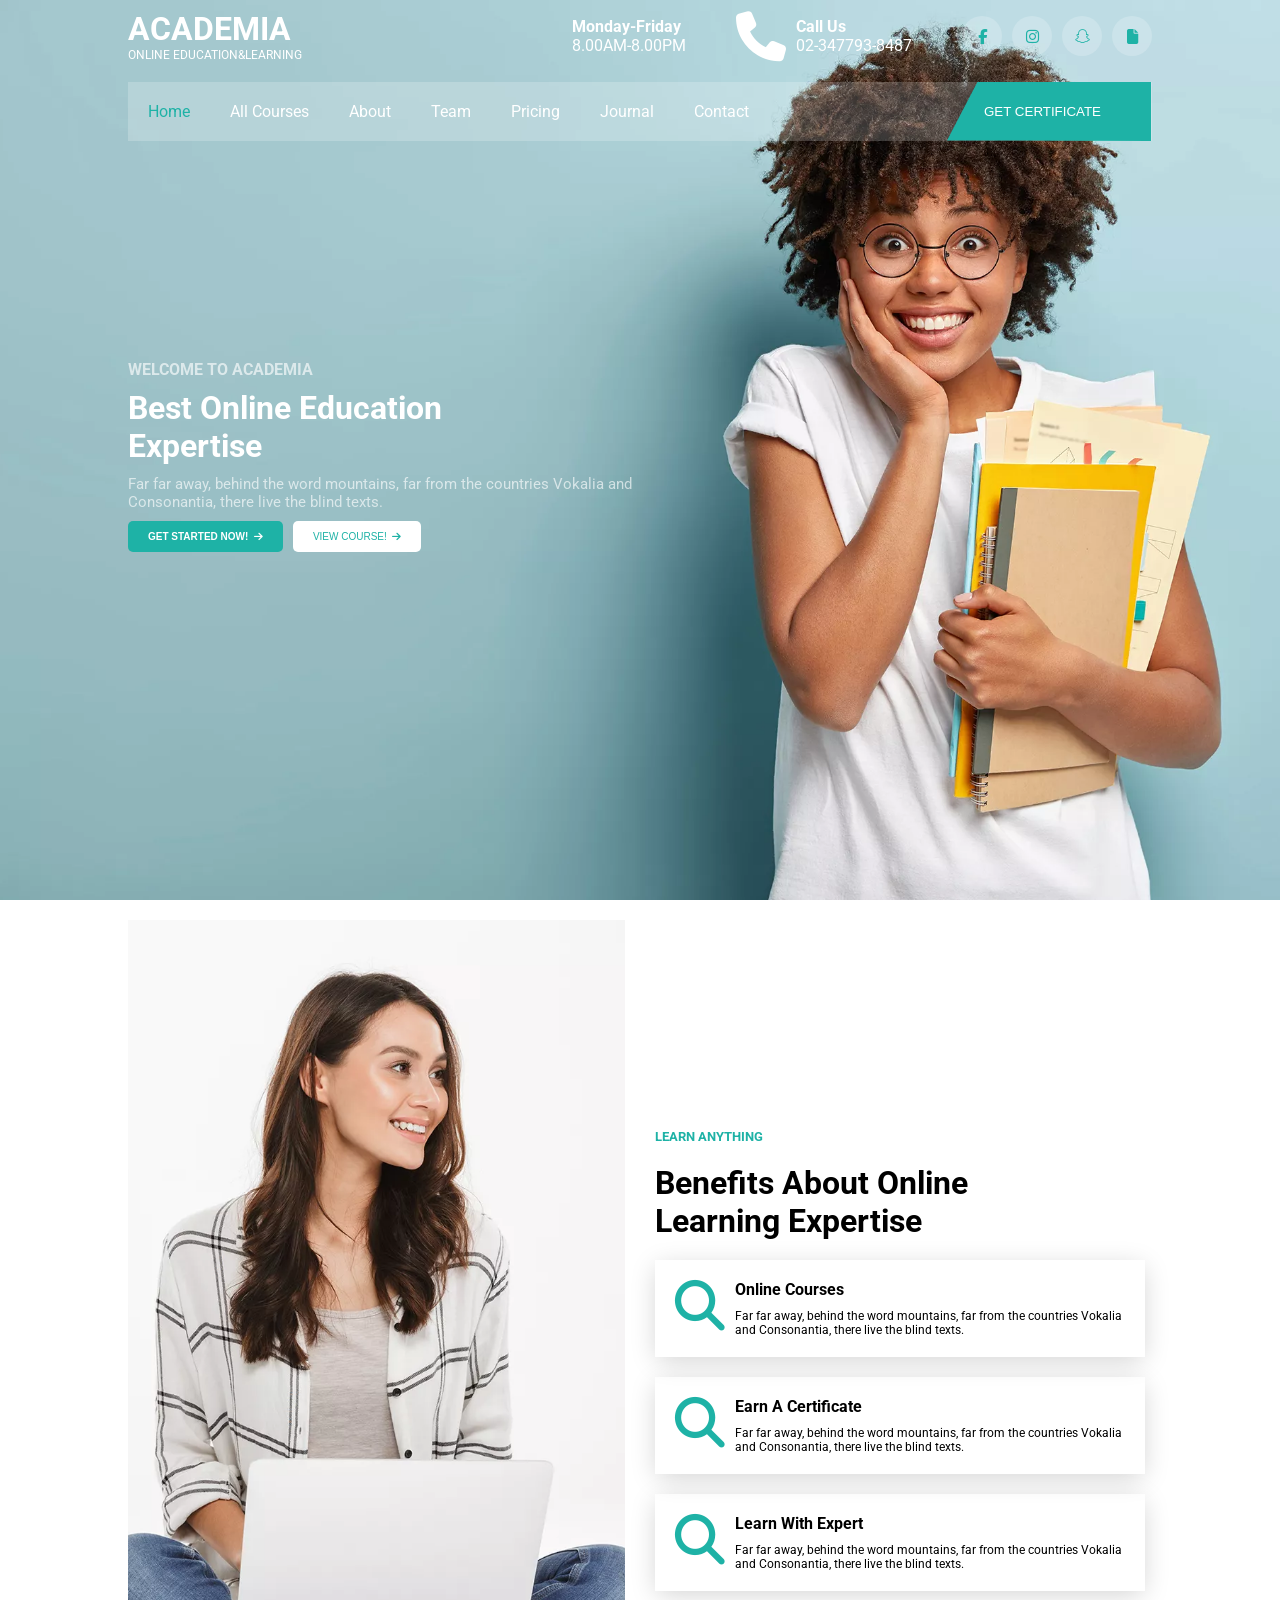
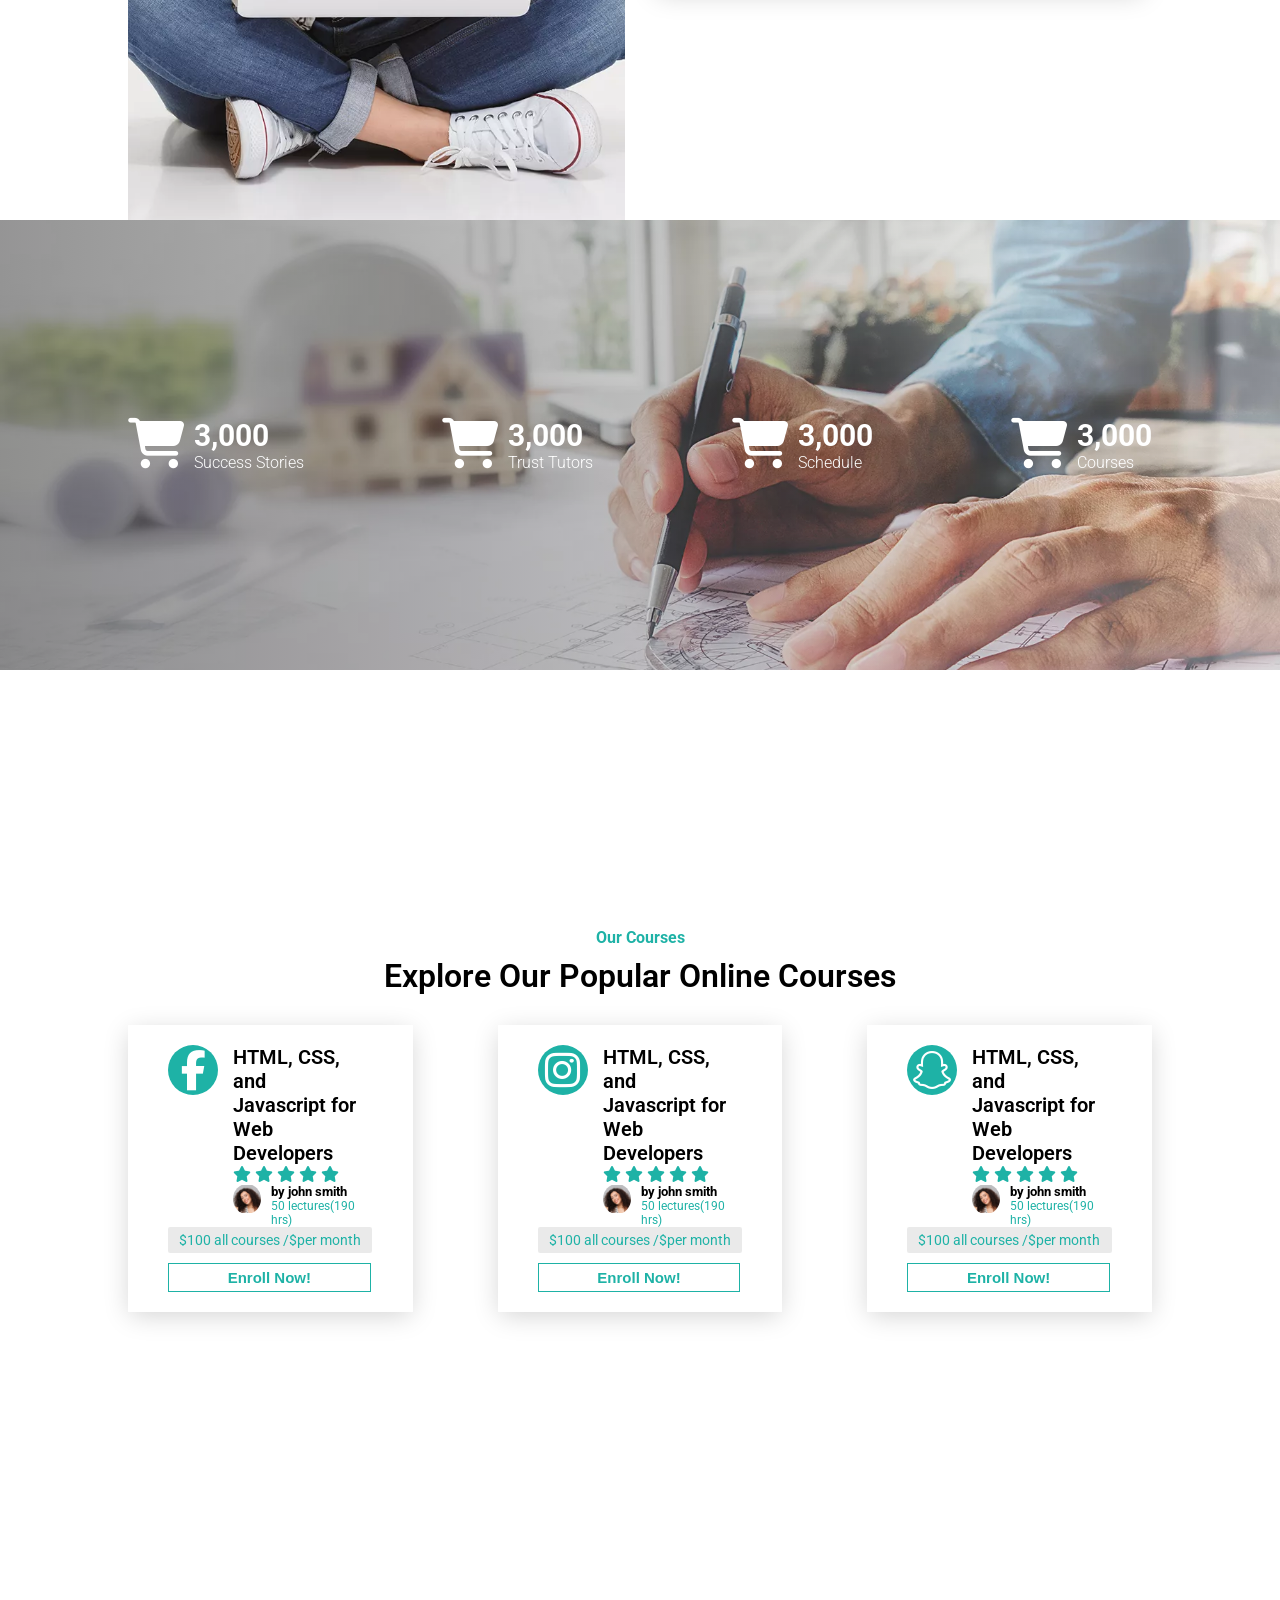
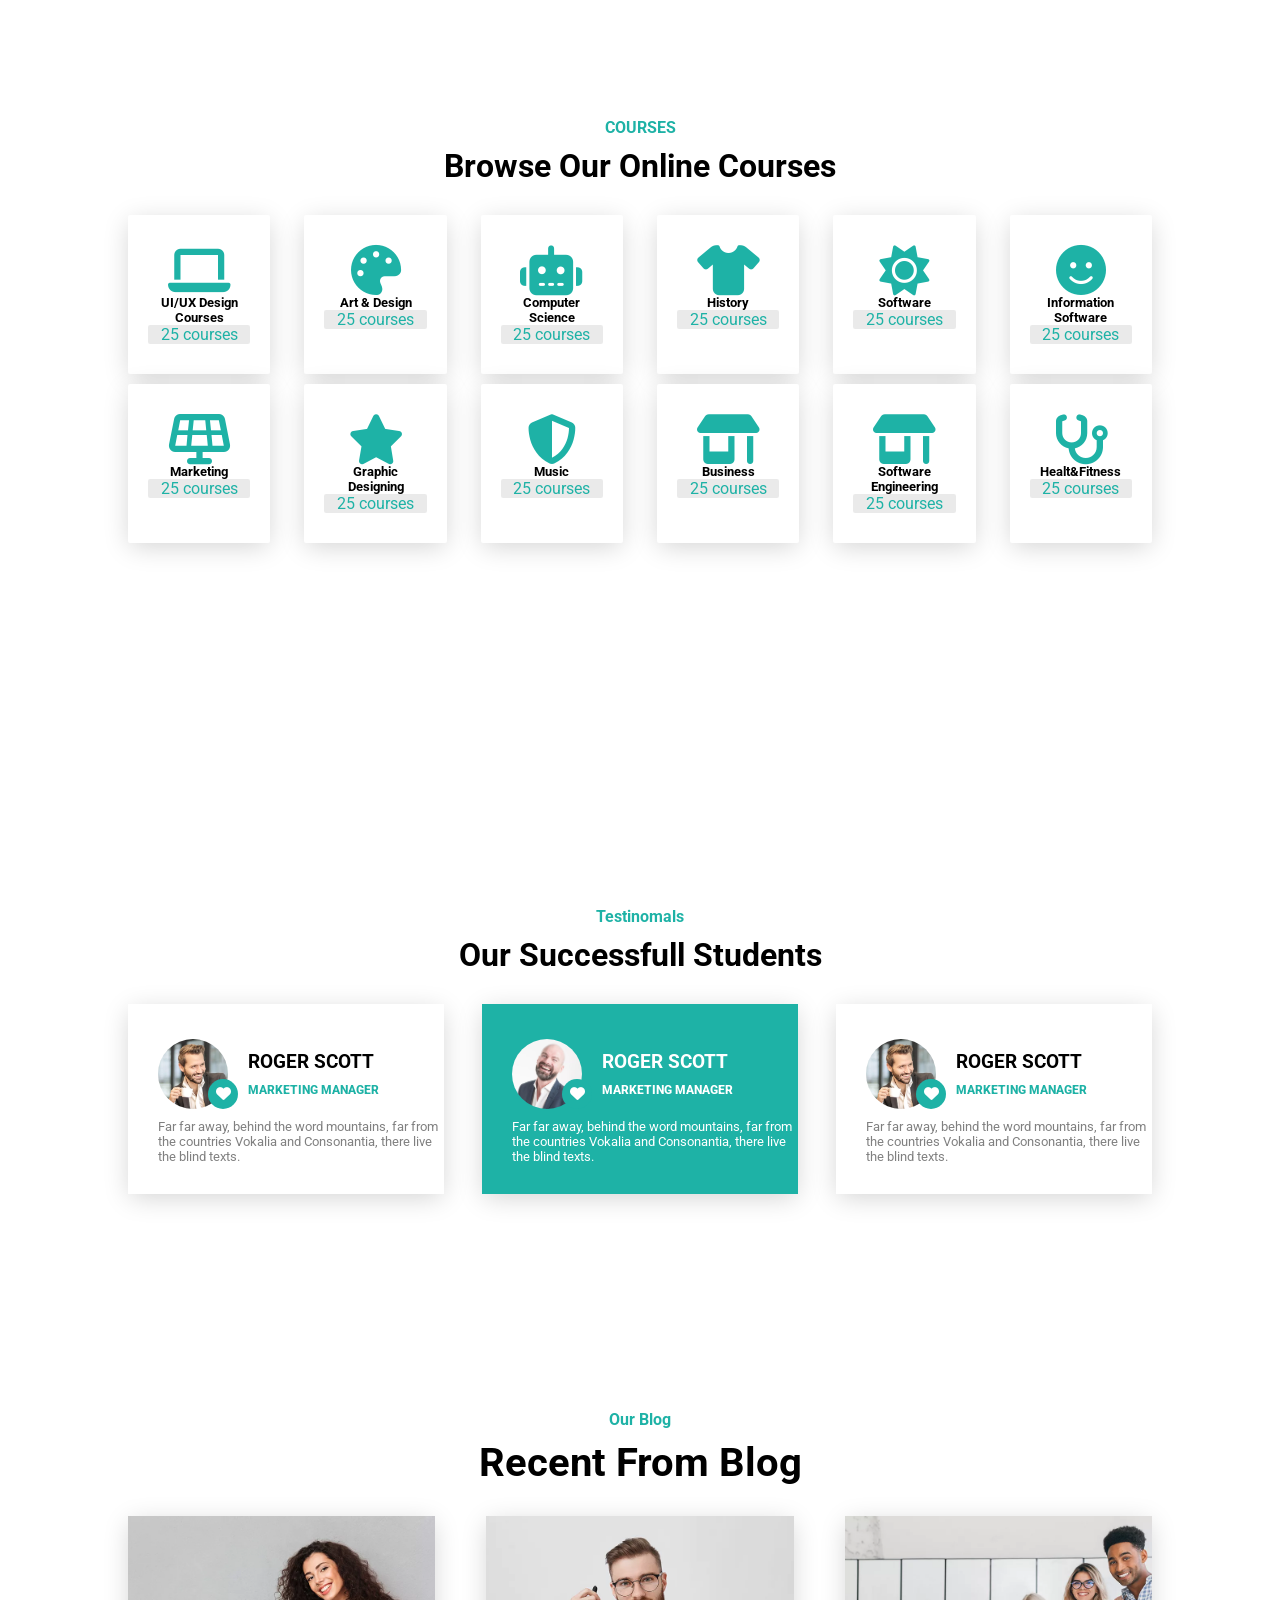
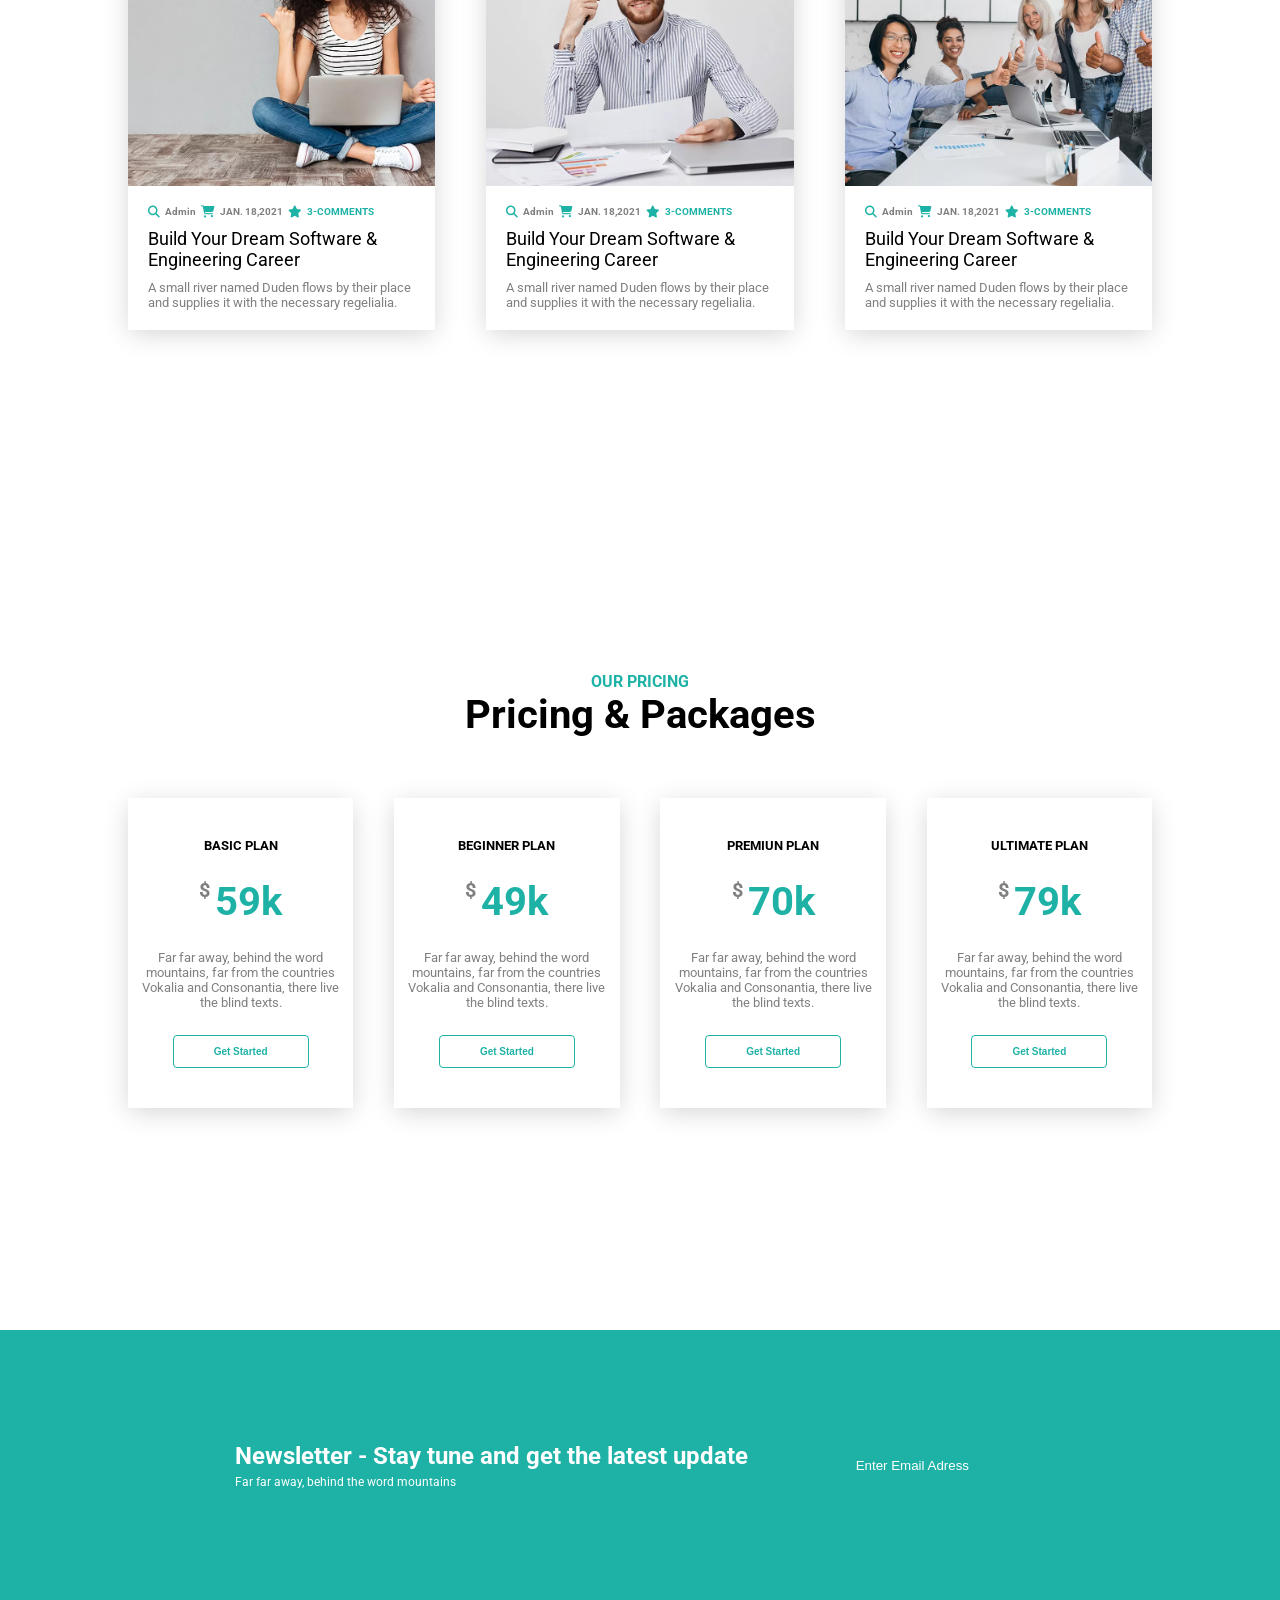
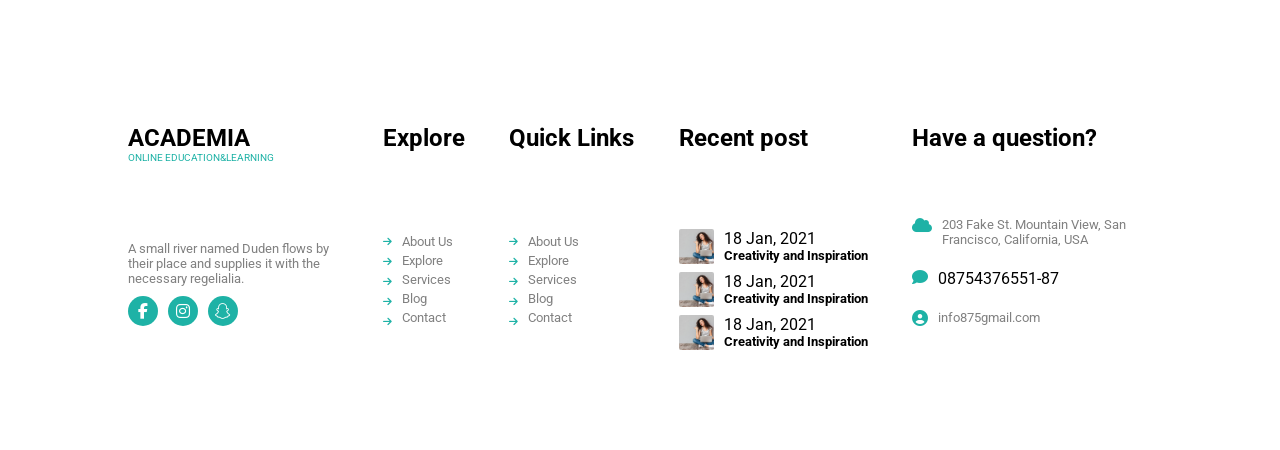
<file: Templates/acdamia/acdamia.html>
<!DOCTYPE html>
<html lang="en">
<head>
    <meta charset="UTF-8">
    <meta name="viewport" content="width=device-width, initial-scale=1.0">
    <title>Document</title>
    <link rel="stylesheet" href="acdamia.css">
    <link rel="stylesheet" href="https://cdnjs.cloudflare.com/ajax/libs/font-awesome/4.7.0/css/font-awesome.min.css">
    <link rel="preconnect" href="https://fonts.googleapis.com">
<link rel="preconnect" href="https://fonts.gstatic.com" crossorigin>
<link href="https://fonts.googleapis.com/css2?family=Roboto:ital,wght@0,100..900;1,100..900&display=swap" rel="stylesheet">
<link
  rel="stylesheet"
  href="https://cdnjs.cloudflare.com/ajax/libs/font-awesome/6.5.1/css/all.min.css"
/>
</head>
<body>
    <div id="mainsection">
        <header>
            <div class="firstsection" id="mainwidth">
                <div class="logo">
                    <h1>ACADEMIA</h1>
                    <p>online education&learning</p>
                </div>
                <div class="mainclock">
                    <div class="clockphone">
                        <i class="fa fa-clock-o"></i>
                    <div class="info">
                        <h4>monday-friday</h4>
                        <span>8.00AM-8.00PM</span>
                    </div>
                </div>
                <div class="clockphone">
                    <i class="fa fa-phone"></i>
                    <div class="info">
                        <h4>call us</h4>
                        <span>02-347793-8487</span>
                    </div>
                </div>
                <div class="socialicons">
                    <i class="fa-brands fa-facebook-f"></i>
                    <i class="fa-brands fa-instagram"></i>
                    <i class="fa-brands fa-snapchat"></i>
                    <i class="fa-solid fa-file"></i>
                </div>
            </div>        
            </div>
        </header>
        <section>
            <div class="secondsection" id="mainwidth">
                <div class="links">
                    <li><a href="">home</a></li>
                    <li><a href="">all courses</a></li>
                    <li><a href="">about</a></li>
                    <li><a href="">team</a></li>
                    <li><a href="">pricing</a></li>
                    <li><a href="">journal</a></li>
                    <li><a href="">contact</a></li>
                </div>
                    <div class="btn">
                        <button>get certificate</button>
                    </div>
                    <div class="menubar">
                        <i class="fa fa-bars">&nbsp;&nbsp;MENU</i>
                    </div>
            </div>
        </section>  
        <div class="thirdsection" id="mainwidth">
            <h4>welcome to academia</h4>
            <h1>Best Online Education Expertise</h1>
            <p>Far far away, behind the word mountains, far from the countries Vokalia and Consonantia, there live the blind texts.</p>  
            <div class="mainbutton">
                <div class="button">
                    <button>get started now!&nbsp;&nbsp;<i class="fa fa-arrow-right"></i></button>
                </div>
            <div class="button2">
                <button class="btn2">view course!&nbsp;&nbsp;<i class="fa fa-arrow-right"></i></button>
            </div>
        </div>
        </div>
    </div>
<div class="forthsection" id="mainwidth">
    <div class="image1">
    </div>
    <div class="forthcontent">
        <h5>learn anything</h5>
        <h1>Benefits About Online Learning Expertise</h1>
        <div class="cards">
            <i class="fa fa-search"></i>
            <div class="cardcontent">
                <h4>online courses</h4>
                <p>Far far away, behind the word mountains, far from the countries Vokalia and Consonantia, there live the blind texts.</p>
            </div>
        </div>
        <div class="cards">
            <i class="fa fa-search"></i>
            <div class="cardcontent">
                <h4>earn a certificate</h4>
                <p>Far far away, behind the word mountains, far from the countries Vokalia and Consonantia, there live the blind texts.</p>
            </div>
        </div>
        <div class="cards">
            <i class="fa fa-search"></i>
            <div class="cardcontent">
                <h4>learn with expert</h4>
                <p>Far far away, behind the word mountains, far from the countries Vokalia and Consonantia, there live the blind texts.</p>
            </div>
        </div>
    </div>
</div>
<div class="fifthsection">
    <div class="mainfive" id="mainwidth">
        <div class="fifthcontent">
            <i class="fa fa-shopping-cart"></i>
            <div class="fifthmaterial">
        <span>3,000</span>
        <h4>success stories</h4>
    </div>
</div>
<div class="fifthcontent">
    <i class="fa fa-shopping-cart"></i>
    <div class="fifthmaterial">
        <span>3,000</span>
        <h4>trust tutors</h4>
    </div>
</div>
<div class="fifthcontent">
    <i class="fa fa-shopping-cart"></i>
    <div class="fifthmaterial">
        <span>3,000</span>
        <h4>schedule</h4>
    </div>
</div>
<div class="fifthcontent">
    <i class="fa fa-shopping-cart"></i>
    <div class="fifthmaterial">
        <span>3,000</span>
        <h4>courses</h4>
    </div>
</div>
</div>
</div>
<div class="sixthsection" id="mainwidth">
    <div class="cardheading">
        <h4>our courses</h4>
        <h1>Explore Our Popular Online Courses</h1>
    </div>
    <div class="cardonlinecourses">
        <div class="maincard">
            <div class="cardsection">
            <div class="cardicon">
                <i class="fa-brands fa-facebook-f"></i>
            </div>
                <div class="cardmaterial">
                    <h2>HTML, CSS, and Javascript for Web Developers</h2>
                <div class="star">
                    <i class="fa fa-star"></i> <i class="fa fa-star"></i> <i class="fa fa-star"></i> <i class="fa fa-star"></i> <i class="fa fa-star"></i>
                </div>
                <div class="bgsection">
                    <div class="bgimage">
                    </div>
                    <div class="bgmaterial">
                        <h5>by john smith</h5>
                        <p>50 lectures(190 hrs)</p>
                    </div>
                </div>
            </div>
        </div>
            <div class="paragraphsection">
                <p>$100 all courses /$per month</p>
                <button>enroll now!</button>
            </div>
    </div>
    <div class="maincard">
        <div class="cardsection">
            <div class="cardicon">
                <i class="fa-brands fa-instagram"></i>
            </div>
            <div class="cardmaterial">
                <h2>HTML, CSS, and Javascript for Web Developers</h2>
                <div class="star">
                    <i class="fa fa-star"></i> <i class="fa fa-star"></i> <i class="fa fa-star"></i> <i class="fa fa-star"></i> <i class="fa fa-star"></i>
                </div>
                <div class="bgsection">
                    <div class="bgimage">
                    </div>
                    <div class="bgmaterial">
                        <h5>by john smith</h5>
                        <p>50 lectures(190 hrs)</p>
                    </div>
                </div>
            </div>
        </div>
        <div class="paragraphsection">
            <p>$100 all courses /$per month</p>
            <button>enroll now!</button>
        </div>
        
    </div>
    <div class="maincard">
        <div class="cardsection">
            <div class="cardicon">
                <i class="fa-brands fa-snapchat"></i>
            </div>
            <div class="cardmaterial">
                <h2>HTML, CSS, and Javascript for Web Developers</h2>
                <div class="star">
                    <i class="fa fa-star"></i> <i class="fa fa-star"></i> <i class="fa fa-star"></i> <i class="fa fa-star"></i> <i class="fa fa-star"></i>
                </div>
                <div class="bgsection">
                    <div class="bgimage">
                    </div>
                    <div class="bgmaterial">
                        <h5>by john smith</h5>
                        <p>50 lectures(190 hrs)</p>
                    </div>
                </div>
            </div>
        </div>
        <div class="paragraphsection">
            <p>$100 all courses /$per month</p>
                <button>enroll now!</button>
        </div>
    </div>
</div>
    </div>
<div class="seventhsection" id="mainwidth">
    <div class="sevencard">
<h4>courses</h4>
<h1>browse our online courses</h1>
    </div>
        <div class="section1">
            <div class="colum1">
                <div class="columcontent">
                    <i class="fa fa-laptop"></i>
                    <h5>UI/UX Design courses</h5>
                    <span>25 courses</span>
                </div>
            </div>
            <div class="colum1">
                <div class="columcontent">
                    <i class="fa-solid fa-palette"></i>
                    <h5>Art & Design</h5>
                    <span>25 courses</span>
                </div>
            </div>
            <div class="colum1">
                <div class="columcontent">
                    <i class="fa-solid fa-robot"></i>
                    <h5>computer science</h5>
                    <span>25 courses</span>
                </div>
            </div>
            <div class="colum1">
                <div class="columcontent">
                    <i class="fa-solid fa-shirt"></i>
                    <h5>history</h5>
                    <span>25 courses</span>
                </div>
            </div>
            <div class="colum1">
                <div class="columcontent">
                    <i class="fa-solid fa-sun"></i>
                    <h5>software</h5>
                    <span>25 courses</span>
                </div>
            </div>
            <div class="colum1">
                <div class="columcontent">
                    <i class="fa-solid fa-face-smile"></i>
                    <h5>information software</h5>
                    <span>25 courses</span>
                </div>
            </div>
            <div class="colum1">
                <div class="columcontent">
                    <i class="fa-solid fa-solar-panel"></i>
                    <h5>marketing</h5>
                    <span>25 courses</span>
                </div>
            </div>
            <div class="colum1">
                <div class="columcontent">
                    <i class="fa-solid fa-star"></i>
                    <h5>graphic designing</h5>
                    <span>25 courses</span>
                </div>
            </div>
            <div class="colum1">
                <div class="columcontent">
                    <i class="fa-solid fa-shield-halved"></i>
                    <h5>music</h5>
                    <span>25 courses</span>
                </div>
        </div>
        <div class="colum1">
            <div class="columcontent">
                <i class="fa-solid fa-shop"></i>
                <h5>business</h5>
                <span>25 courses</span>
            </div>
        </div>
        <div class="colum1">
            <div class="columcontent">
                <i class="fa-solid fa-shop"></i>
                <h5>software engineering</h5>
                <span>25 courses</span>
            </div>
        </div>
        <div class="colum1">
            <div class="columcontent">
                <i class="fa-solid fa-stethoscope"></i>
                <h5>healt&fitness</h5>
                <span>25 courses</span>
            </div>
        </div>
    </div>
</div>
<div class="eightsecion" id="mainwidth">
    <div class="eightheading">
        <h4>testinomals</h4>
        <h1>our successfull students</h1>
    </div>
    <div class="eightcards">
        <div class="eight1">
            <div class="flexp">
                <div class="backgroundsec">
                    <div class="eightbg"></div>
                    <div class="eighticon">
                        <i class="fa fa-heart"></i>
                    </div>
                </div>
                <div class="eightmaterial">
                    <h3>roger scott</h3>
                    <p>MARKETING MANAGER</p>
                </div>
            </div>
            <div class="eightp">
                <p>Far far away, behind the word mountains, far from the countries Vokalia and Consonantia, there live the blind texts.</p>
            </div>
        </div>
        <div class="eight1" id="eight2">
            <div class="flexp">
                <div class="backgroundsec"id="backgroundsec2">
                    <div class="eightbg"></div>
                <div class="eighticon">
                    <i class="fa fa-heart"></i>
                </div>
            </div>
            <div class="eightmaterial eightmaterial2">
                <h3>roger scott</h3>
                <p>MARKETING MANAGER</p>
            </div>
        </div>
        <div class="eightp2">
            <p>Far far away, behind the word mountains, far from the countries Vokalia and Consonantia, there live the blind texts.</p>
        </div>
        </div>
        <div class="eight1">
            <div class="flexp">
                <div class="backgroundsec">
                    <div class="eightbg"></div>
                    <div class="eighticon">
                        <i class="fa fa-heart"></i>
                    </div>
                </div>
                <div class="eightmaterial">
                    <h3>roger scott</h3>
                    <p>MARKETING MANAGER</p>
                </div>
            </div>
            <div class="eightp">
                <p>Far far away, behind the word mountains, far from the countries Vokalia and Consonantia, there live the blind texts.</p>
            </div>
        </div>
    </div>
</div>
<div class="ninthsection" id="mainwidth">
<div class="nineheading">
    <h4>our blog</h4>
    <h1>recent from blog</h1>
</div>
<div class="ninecards">
    <div class="nine1">
        <div class="ninebg"></div>
        <div class="ninecontent">
            <div class="nineicon">
            <i class="fa fa-search"></i>
            <h5>admin</h5>
            <i class="fa fa-shopping-cart"></i>
            <h5>JAN. 18,2021</h5>
            <i class="fa fa-star"></i>
            <div class="comment">
                <h5>3-COMMENTS</h5>
            </div>
        </div>
        <h2>build your dream software & engineering career</h2>
        <p>A small river named Duden flows by their place and supplies it with the necessary regelialia.</p>
    </div>
</div>
<div class="nine1">
        <div class="ninebg" id="ninebg2"></div>
        <div class="ninecontent">
            <div class="nineicon">
            <i class="fa fa-search"></i>
            <h5>admin</h5>
            <i class="fa fa-shopping-cart"></i>
            <h5>JAN. 18,2021</h5>
            <i class="fa fa-star"></i>
            <div class="comment">
                <h5>3-COMMENTS</h5>
            </div>
        </div>
        <h2>build your dream software & engineering career</h2>
        <p>A small river named Duden flows by their place and supplies it with the necessary regelialia.</p>
    </div>
</div>
<div class="nine1">
        <div class="ninebg" id="ninebg3"></div>
        <div class="ninecontent">
            <div class="nineicon">
            <i class="fa fa-search"></i>
            <h5>admin</h5>
            <i class="fa fa-shopping-cart"></i>
            <h5>JAN. 18,2021</h5>
            <i class="fa fa-star"></i>
            <div class="comment">
                <h5>3-COMMENTS</h5>
            </div>
        </div>
        <h2>build your dream software & engineering career</h2>
        <p>A small river named Duden flows by their place and supplies it with the necessary regelialia.</p>
    </div>
</div>
</div>
</div>
<div class="tenthsection" id="mainwidth">
<div class="tenthheading">
    <h4>our pricing</h4>
    <h1>pricing & packages</h1>
</div>
<div class="tenthcards">
    <div class="tenthone">
        <h5>basic plan</h5>
        <div class="amount">
            <h5>$</h5>
            <span>59k</span>
        </div>
        <p>Far far away, behind the word mountains, far from the countries Vokalia and Consonantia, there live the blind texts.</p>
    <div class="tenthbutton">
        <button>get started</button>
    </div>
    </div>
    <div class="tenthone">
        <h5>beginner plan</h5>
        <div class="amount">
            <h5>$</h5>
            <span>49k</span>
        </div>
        <p>Far far away, behind the word mountains, far from the countries Vokalia and Consonantia, there live the blind texts.</p>
    <div class="tenthbutton">
        <button>get started</button>
    </div>
    </div>
    <div class="tenthone">
        <h5>premiun plan</h5>
        <div class="amount">
            <h5>$</h5>
            <span>70k</span>
        </div>
        <p>Far far away, behind the word mountains, far from the countries Vokalia and Consonantia, there live the blind texts.</p>
    <div class="tenthbutton">
        <button>get started</button>
    </div>
    </div>
    <div class="tenthone">
        <h5>ultimate plan</h5>
        <div class="amount">
            <h5>$</h5>
            <span>79k</span>
        </div>
        <p>Far far away, behind the word mountains, far from the countries Vokalia and Consonantia, there live the blind texts.</p>
    <div class="tenthbutton">
        <button>get started</button>
    </div>
    </div>
</div>
</div>
<div class="elevensection">
    <div class="elevencontent" id="mainwidth">
    <div class="elevenone">
        <h2>Newsletter - Stay tune and get the latest update</h2>
        <p>Far far away, behind the word mountains</p>
    </div>
    <div class="eleventwo">
        <input type="text" placeholder="enter email adress">
    </div>
    </div>
</div>
<div class="footersection">
    <div class="footercontent" id="mainwidth">
        <div class="footer1">
            <div class="logo1">
                <h2>ACADEMIA</h2>
                <p>online education&learning</p>
            </div>
            <div class="footerlist">
                <p>A small river named Duden flows by their place and supplies it with the necessary regelialia.</p>
                <div class="footericon">
                    <i class="fa-brands fa-facebook-f"></i>
                    <i class="fa-brands fa-instagram"></i>
                    <i class="fa-brands fa-snapchat"></i>
                </div>
            </div>
        </div>
        <div class="footer1 footer2">
            <h2>explore</h2>
            <div class="footerlist">
                <div class="flex">
                    <div class="footerarrow">
                        <i class="fa-solid fa-arrow-right"></i>
             <i class="fa-solid fa-arrow-right"></i>
              <i class="fa-solid fa-arrow-right"></i>
              <i class="fa-solid fa-arrow-right"></i>
              <i class="fa-solid fa-arrow-right"></i>
            </div>
            <div class="footerlist">
                <ul>
                    <li><a href="">about us</a></li>
                    <li><a href="">explore</a></li>
                    <li><a href="">services</a></li>
                    <li><a href="">blog</a></li>
                    <li><a href="">contact</a></li>
                </ul>
            </div>
        </div>
            </div>
        </div>
        <div class="footer1 footer2">
            <h2>quick links</h2>
            <div class="footerlist">
                <div class="flex">
                    <div class="footerarrow">
                        <i class="fa-solid fa-arrow-right"></i>
             <i class="fa-solid fa-arrow-right"></i>
             <i class="fa-solid fa-arrow-right"></i>
             <i class="fa-solid fa-arrow-right"></i>
             <i class="fa-solid fa-arrow-right"></i>
            </div>
            <div class="footerlist">
                <ul>
                    <li><a href="">about us</a></li>
                    <li><a href="">explore</a></li>
                    <li><a href="">services</a></li>
                    <li><a href="">blog</a></li>
                    <li><a href="">contact</a></li>
                </ul>
            </div>
        </div>
            </div>
        </div>
        <div class="footer1 footer3">
            <h2>Recent post</h2>
            <div class="footerlist">
                <div class="postcontainer">
                    <div class="post1">
                        <div class="post-img">
                        </div>
                        <div class="postcontent">
                            <span class="date">18 Jan, 2021</span>
                              <h5>Creativity and Inspiration</h5>
                        </div>
                    </div>
                    <div class="post1">
                        <div class="post-img">
                        </div>
                        <div class="postcontent">
                            <span class="date">18 Jan, 2021</span>
                              <h5>Creativity and Inspiration</h5>
                        </div>
                    </div>
                    <div class="post1">
                        <div class="post-img">
                        </div>
                        <div class="postcontent">
                            <span class="date">18 Jan, 2021</span>
                              <h5>Creativity and Inspiration</h5>
                        </div>
                    </div>
                </div>
            </div>
        </div>
        <div class="footer1 footer4">
            <h2>Have a question?</h2>
            <div class="footerlist footerlist4">
                <div class="footer4i">
                    <div class="last">
                        <i class="fa-solid fa-cloud"></i>
                        <p>203 Fake St. Mountain View, San Francisco, California, USA</p>
                    </div>
                    <div class="last">
                        <i class="fa-solid fa-comment"></i>
                        <span>08754376551-87</span>
                    </div>
                    <div class="last">
                        <i class="fa-solid fa-circle-user"></i>
                        <p>info875gmail.com</p>
                    </div>
                </div>
            </div>
        </div>
    </div>
</div>
</body>
</html>
</file>
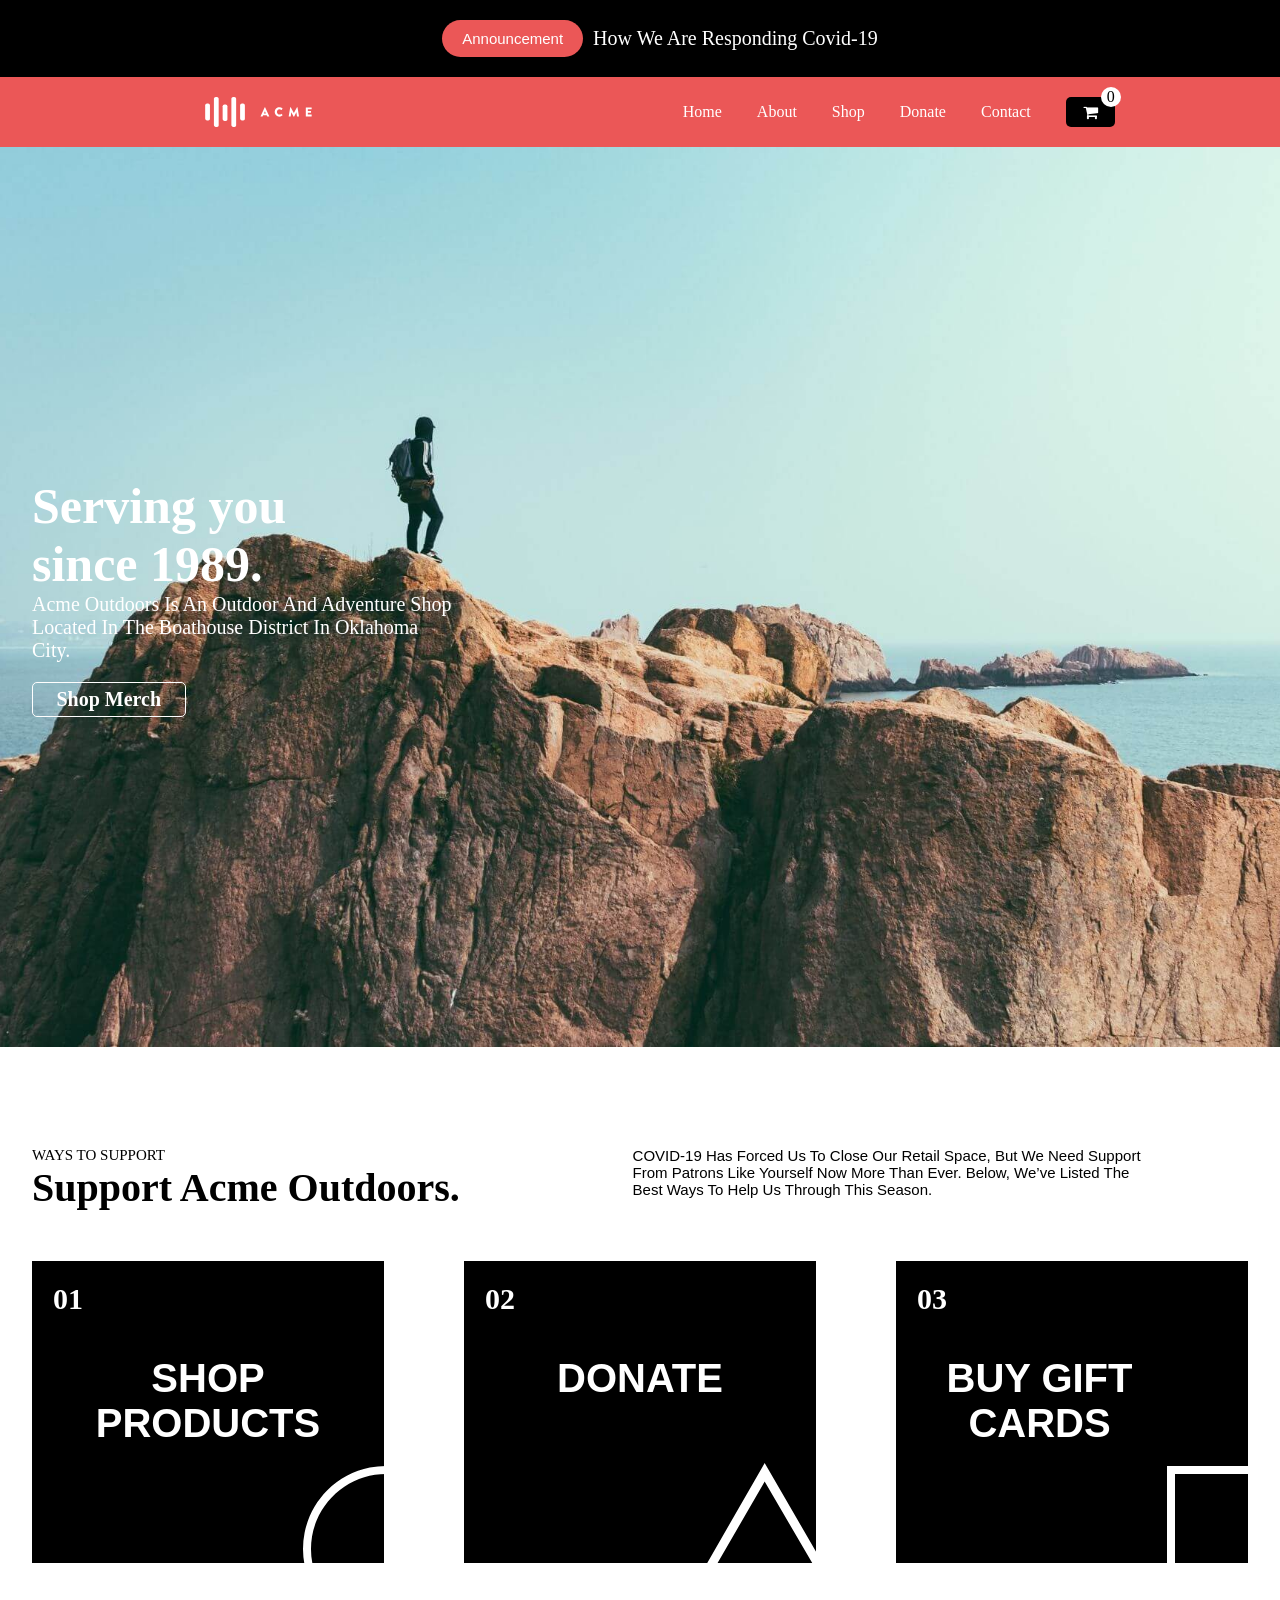
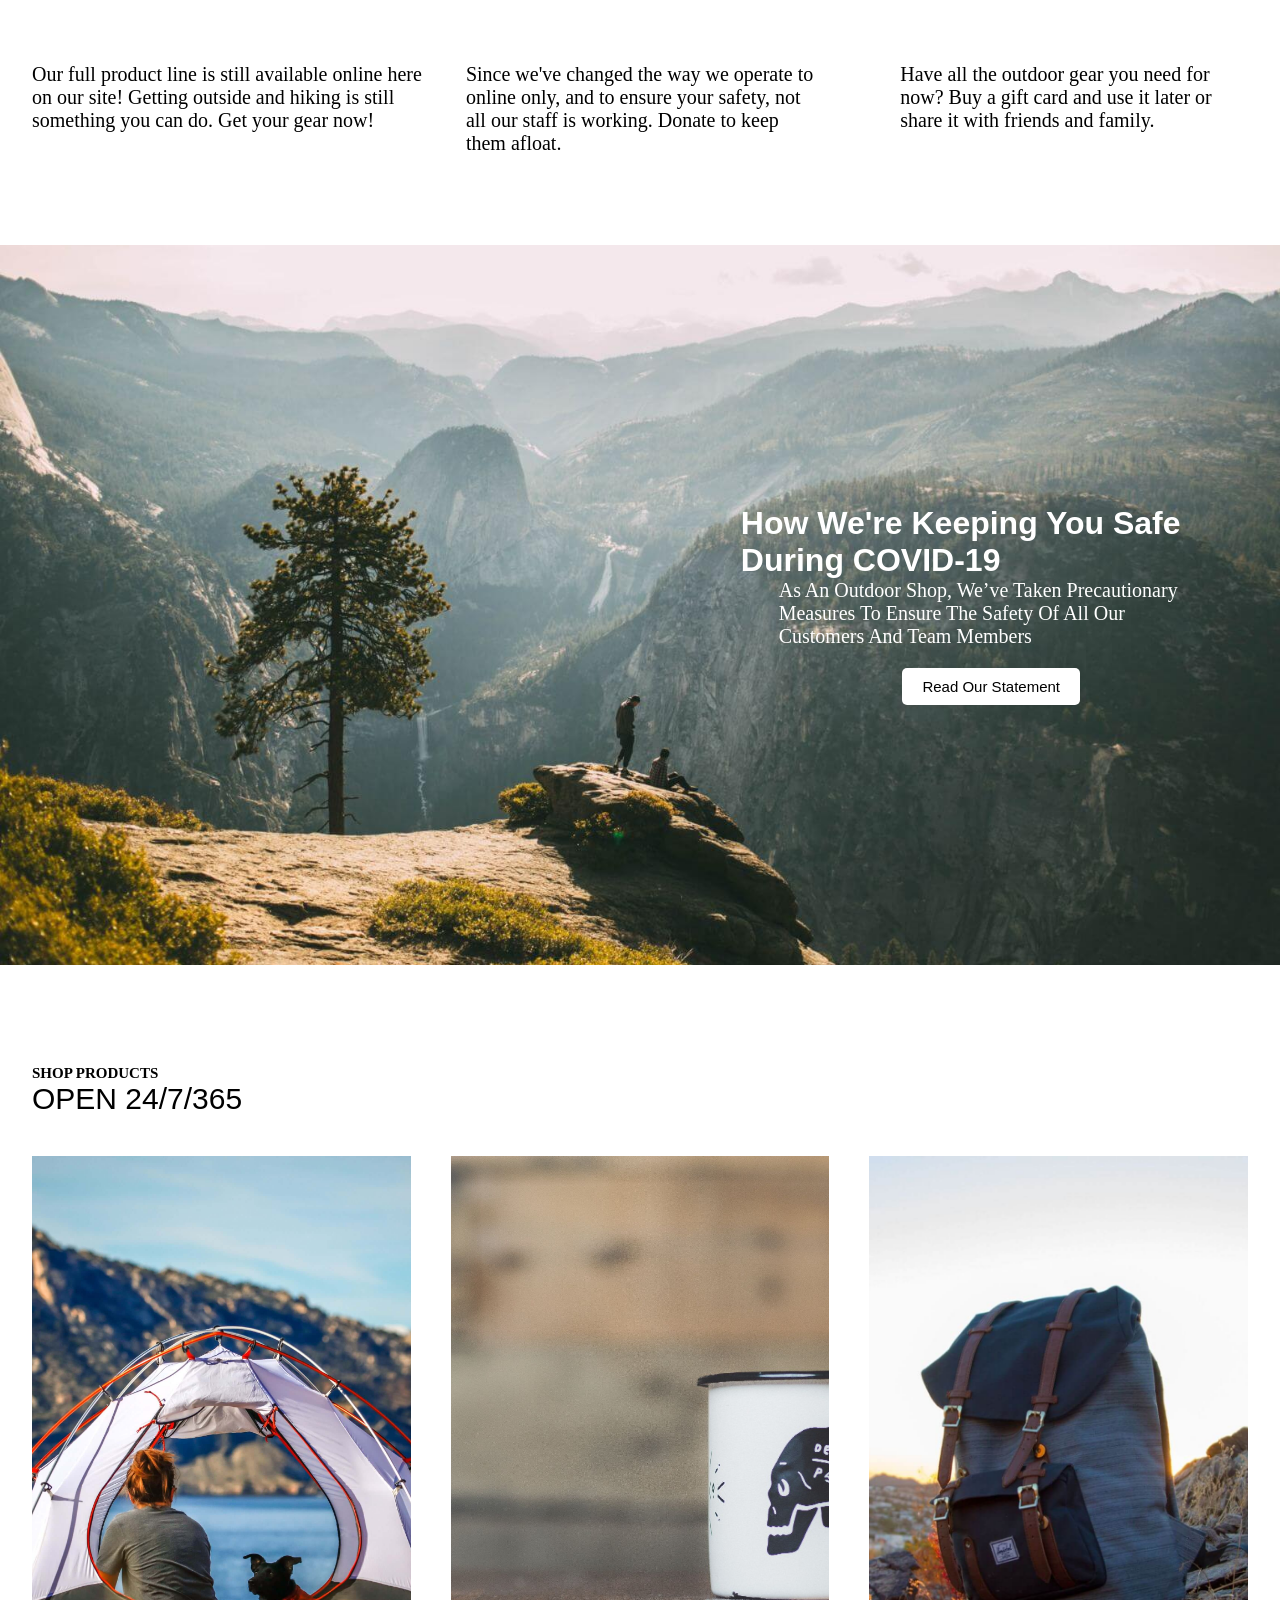
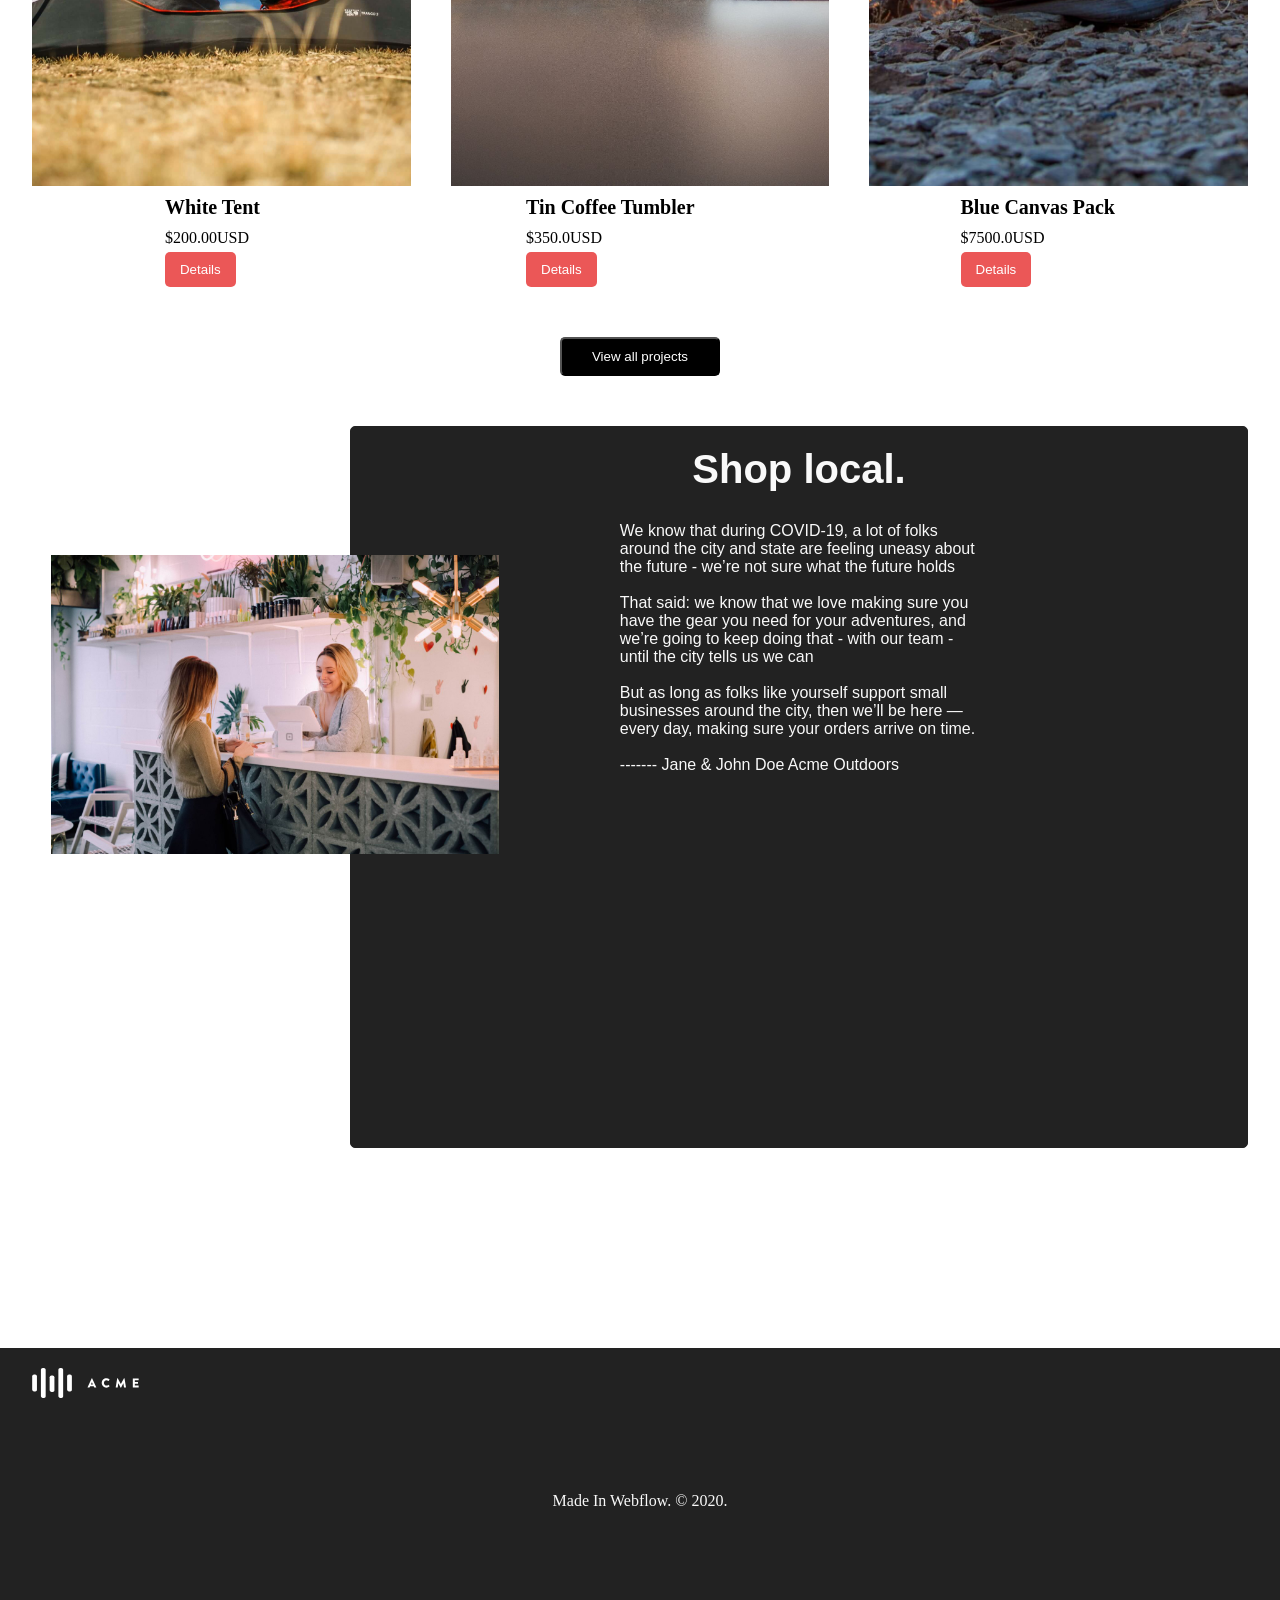
<file: Templates/acme/acme.html>
<!DOCTYPE html>
<html lang="en">
<head>
    <meta charset="UTF-8">
    <meta name="viewport" content="width=device-width, initial-scale=1.0">
    <title>Acme</title>
    <link rel="stylesheet" href="style.css">
    <link rel="stylesheet" href="https://cdnjs.cloudflare.com/ajax/libs/font-awesome/4.7.0/css/font-awesome.min.css">
</head>
<body>
    <header>
        <div id="firstsection" class="mainwidth">
            <button>Announcement</button>
            <p>how we are responding covid-19</p>
        </div>
    </header>
    <nav>
        <div id="navsection" class="mainwidth">
            <div class="navcontent">
                <img src="logo.svg" alt="logo">
                <div class="listing">
                        <li>home</li>
                        <li>about</li>
                        <li>shop</li>
                        <li>donate</li>
                        <li>contact</li>
                    <div class="icon">
                        <i class="fa fa-shopping-cart"></i>
                        <p>0</p>
                    </div>
                </div>
            </div>

        </div>
    </nav>
    <div id="herosection" class="mainwidth">
             <div class="herocontent">
                 <h1>Serving you since 1989.</h1>
                 <p>Acme Outdoors is an outdoor and adventure shop located in the Boathouse District in Oklahoma City.</p>
            <h3>shop merch</h3>
        </div>
    </div>
    <div id="thirdsection">
        <div class="thirdcontent">
            <div class="firstsection">
                <p>WAYS TO SUPPORT</p>
                <h1>Support Acme Outdoors.</h1>
            </div>
            <div class="secondsection">
                <p>COVID-19 has forced us to close our retail space, but we need support from patrons like yourself now more than ever. Below, we’ve listed the best ways to help us through this season.</p>
            </div>
        </div>
    </div>
    <div id="cardssection">
        <div class="cards">
             <div class="card1">
                <h2>01</h2>
                <h1>shop products</h1>
                <img src="./pictures/circle.svg" alt="circle">
            </div>
            <div class="card1" id="card2">
                <h2>02</h2>
                <h1>donate</h1>
                <img src="./pictures/triangle.svg" alt="triangle">
            </div>
            <div class="card3">
                <h2>03</h2>
                <h1>buy gift cards</h1>
                <img src="./pictures/rectangle.svg" alt="rectangle">
            </div>
        </div>
    </div>
    <div class="paragraphs">
        <div class="paragraph1">
            <p>Our full product line is still available online here on our site! Getting outside and hiking is still something you can do. Get your gear now!</p>
        </div>
        <div class="paragraph2">
        <p>Since we've changed the way we operate to online only, and to ensure your safety, not all our staff is working. Donate to keep them afloat.</p>
        </div>
        <div class="paragraph3">
        <p>Have all the outdoor gear you need for now? Buy a gift card and use it later or share it with friends and family.</p>
        </div>
    </div>
    <div id="forthsection">
        <div class="forthcontent">
            <h1>How we're keeping you safe during COVID-19</h1>
            <p>As an outdoor shop, we’ve taken precautionary measures to ensure the safety of all our customers and team members</p>
            <div class="button">
                <button>read our statement</button>
            </div>
        </div>
    </div>
    <div class="fifthsection">
        <div class="fiveone">
            <h2>Shop products</h2>
            <p>open 24/7/365</p>
            <div class="fiveimages">
                <div class="img1"></div>
                <div class="img2"></div>
                <div class="img3"></div>
            </div>
        </div>
        <div class="ruppes">
            <div class="ruppe1">
                <h4>white tent</h4>
                <p>$200.00USD</p>
                <div class="detail">
                    <button>details</button>
                </div>
            </div>
            <div class="ruppe2">
                <h4>tin coffee tumbler</h4>
                <p>$350.0USD</p>
                <div class="detail">
                    <button>details</button>
                </div>
            </div>
            <div class="ruppe3">
                <h4>blue canvas pack</h4>
                <p>$7500.0USD</p>
                <div class="detail">
                    <button>details</button>
                </div>
            </div>
        </div>
    </div>
    <div class="buttonsection">
        <button>View all projects</button>
    </div>
    <div id="footersection">
        <div class="footercontent">
            <h2>Shop local.</h2>
            <p>We know that during COVID-19, a lot of folks around the city and state are feeling uneasy about the future - we’re not sure what the future holds <br> <br>

That said: we know that we love making sure you have the gear you need for your adventures, and we’re going to keep doing that - with our team - until the city tells us we can <br> <br>

But as long as folks like yourself support small businesses around the city, then we’ll be here — every day, making sure your orders arrive on time.
<br> <br>
-------

Jane & John Doe
Acme Outdoors</p>
</div>
<div id="footerimage">
</div>
        </div>
        <div class="lastsection">
            <div id="logo">
                <img src="logo.svg" alt="">
            </div>
            <div class="line">
                <p> Made In Webflow. © 2020.</p>
        </div>
        </div>

    
</body>
</html>
</file>
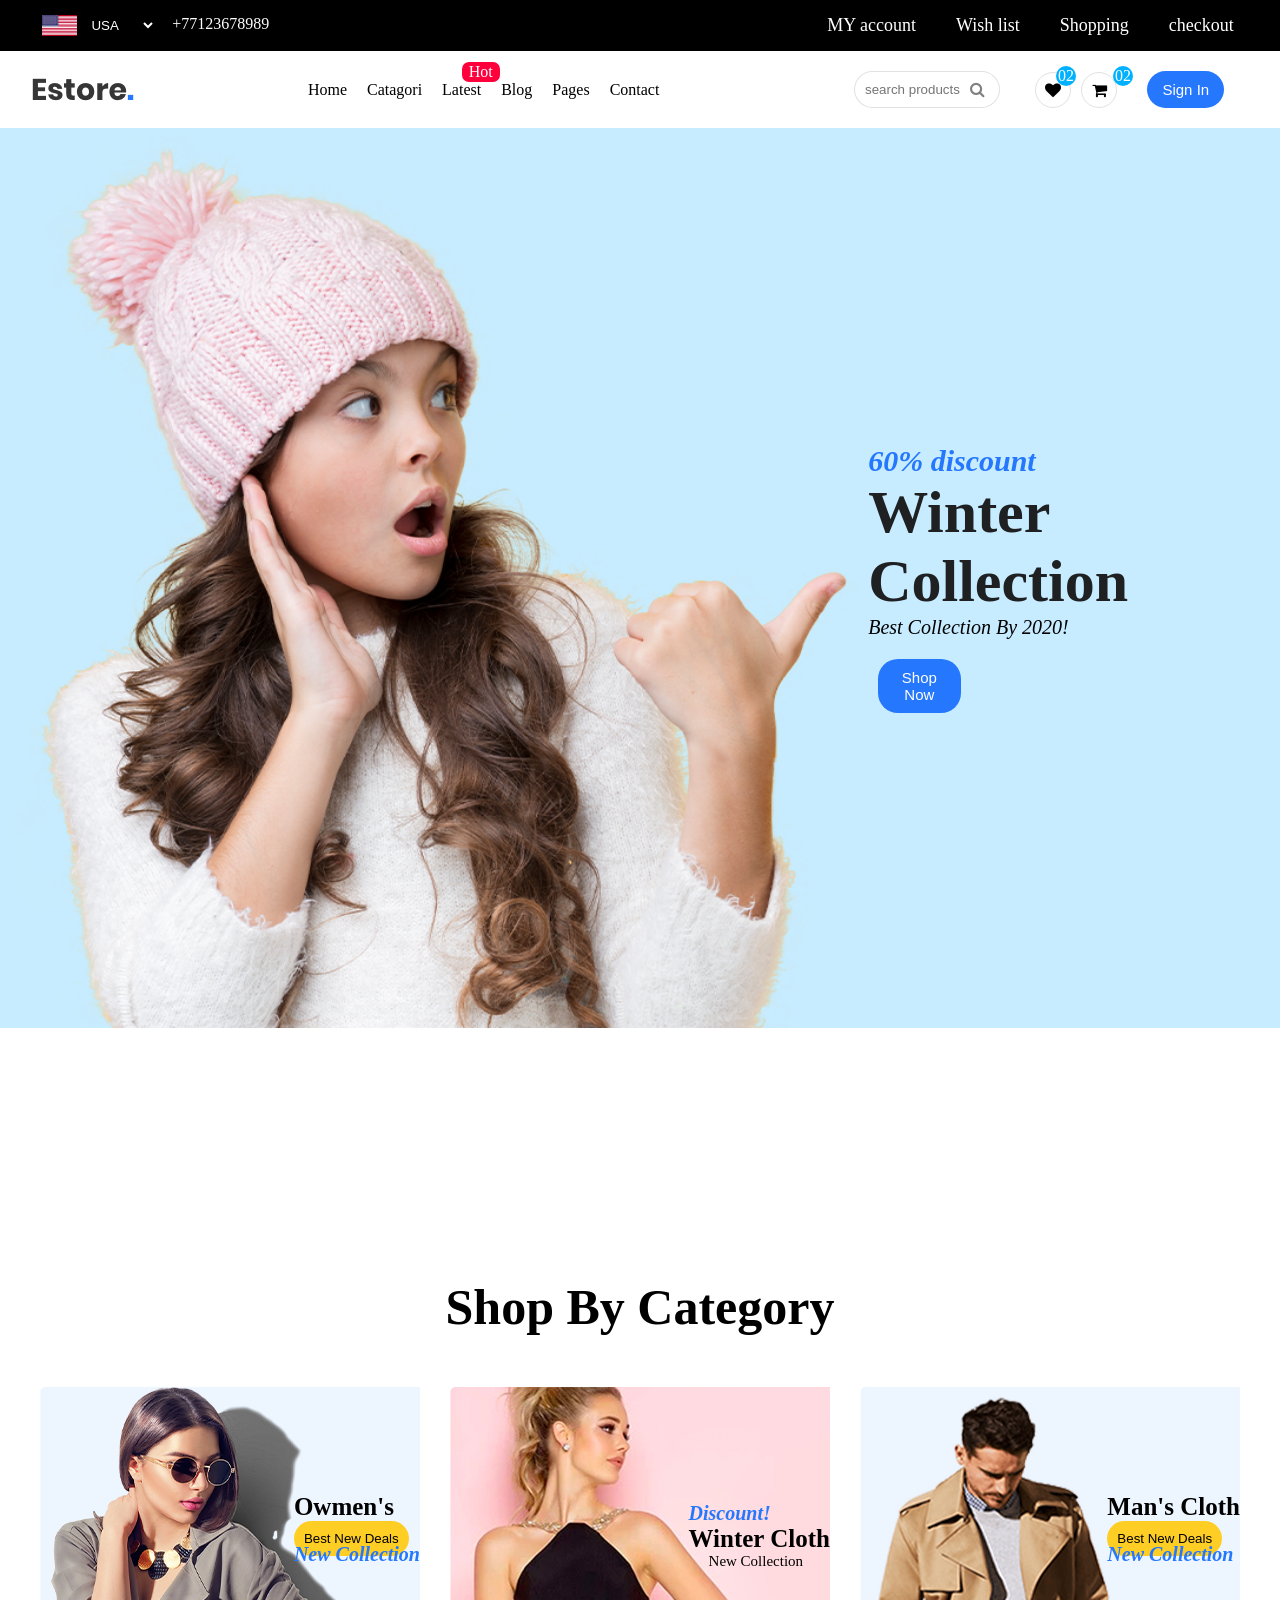
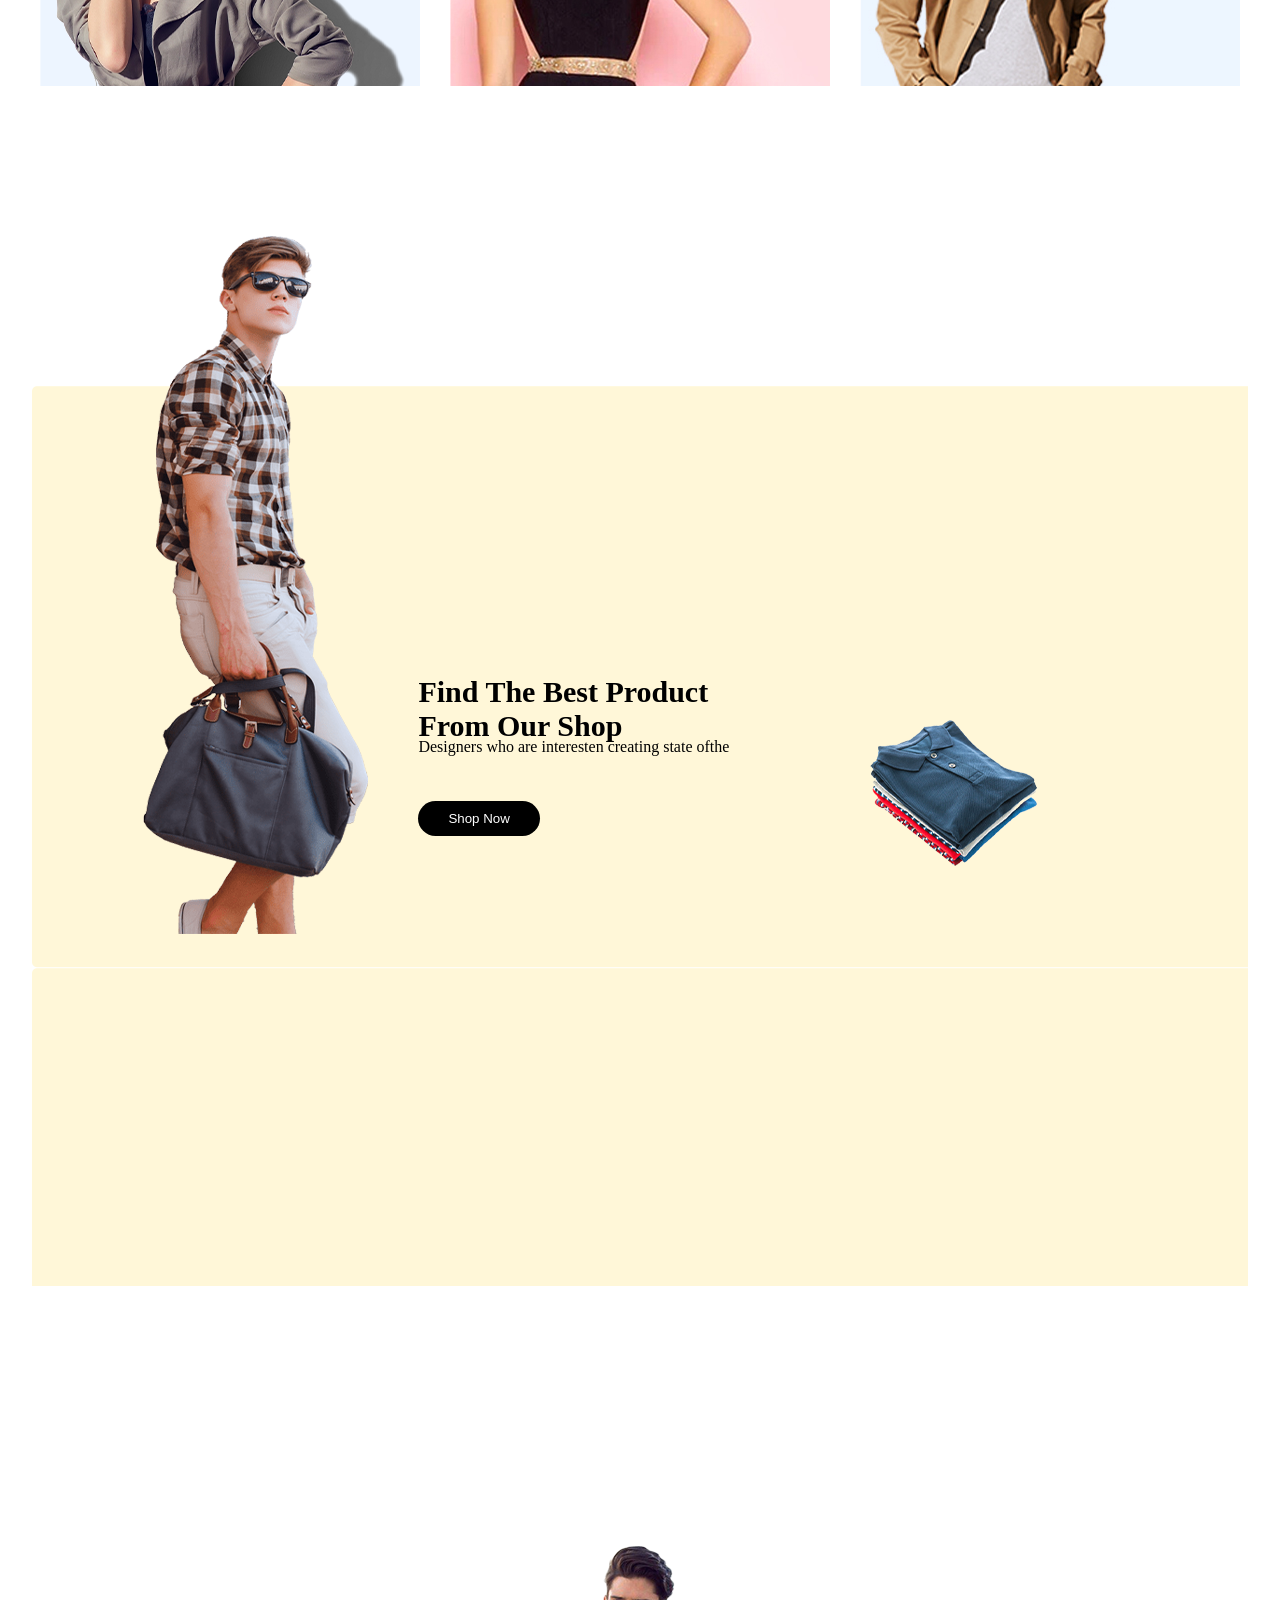
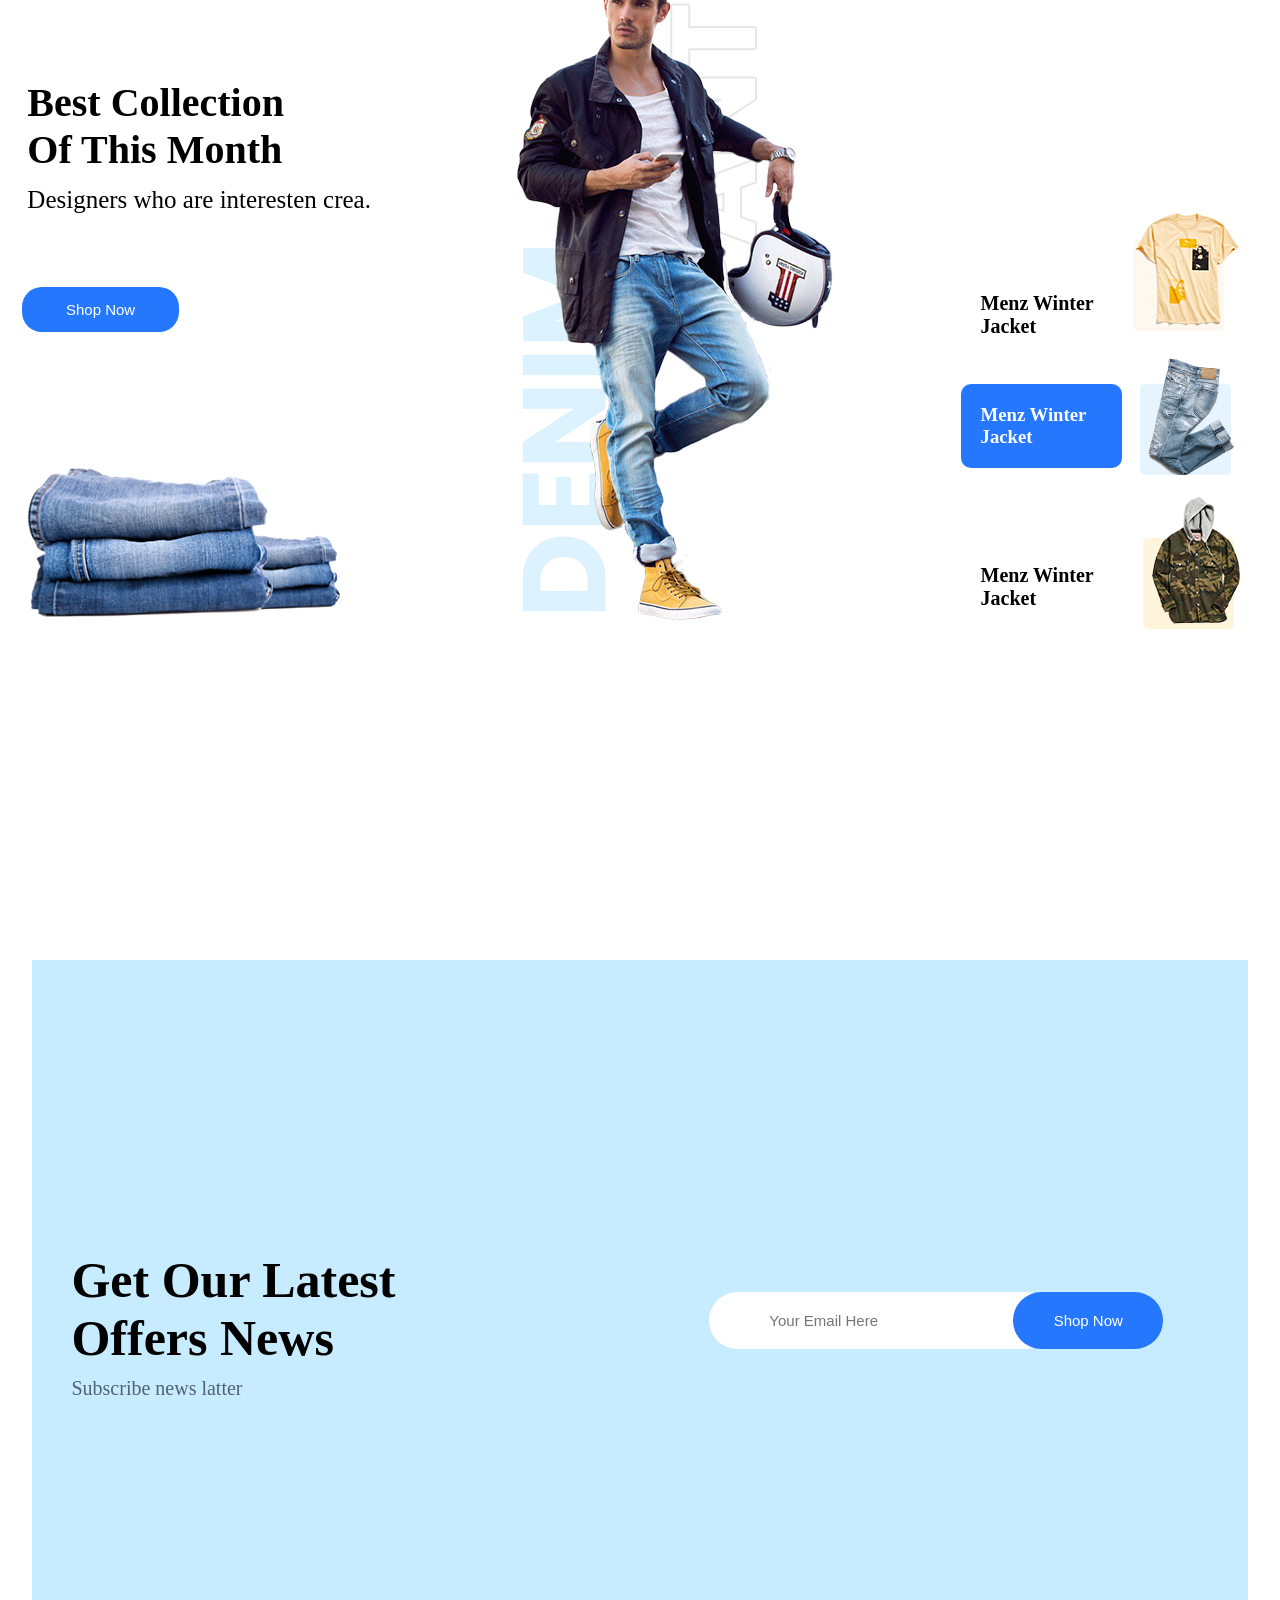
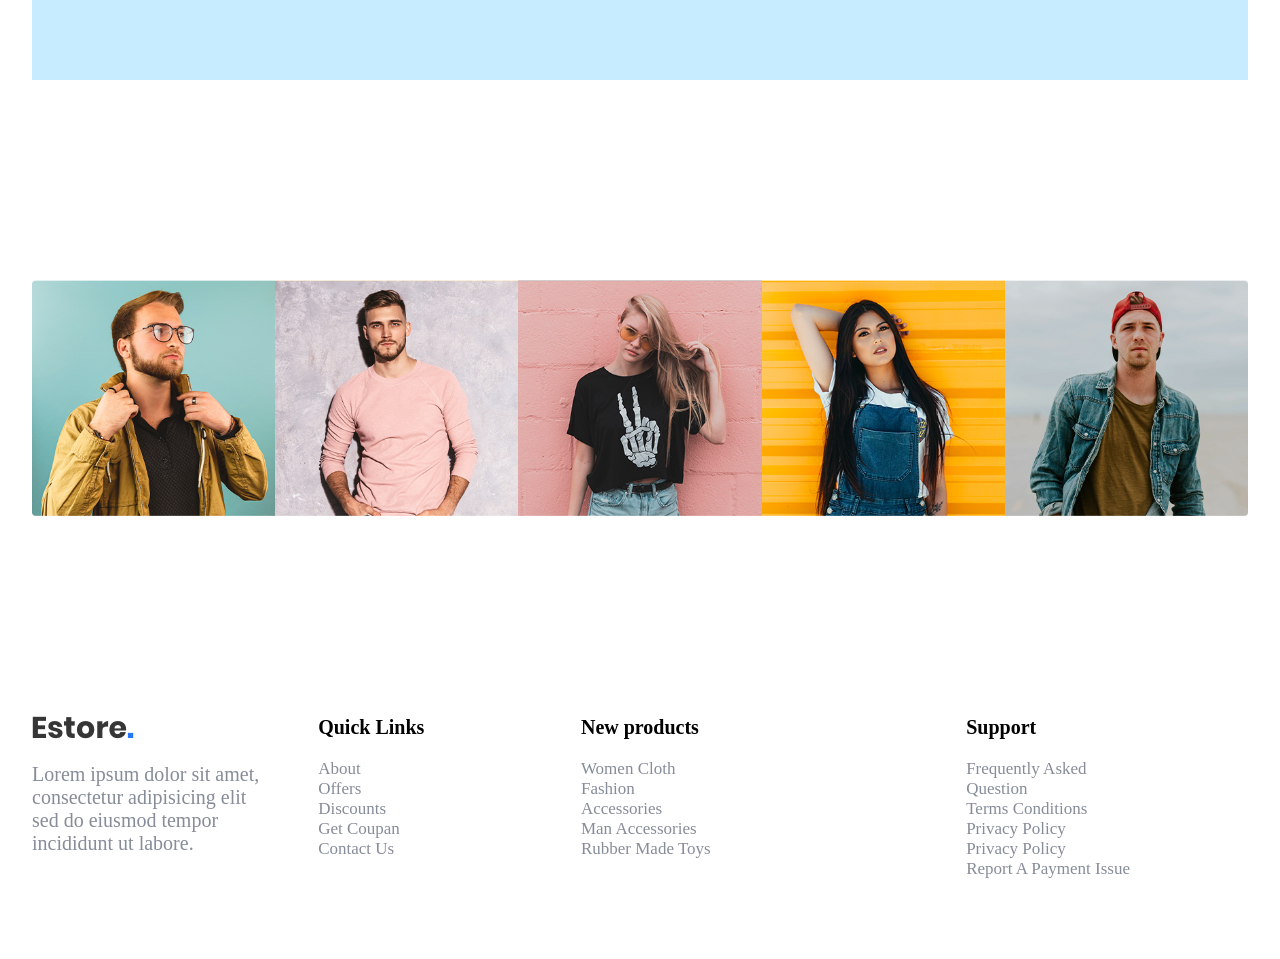
<file: Templates/estore/template.html>
<!DOCTYPE html>
<html lang="en">
<head>
    <meta charset="UTF-8">
    <meta name="viewport" content="width=device-width, initial-scale=1.0">
    <title>Estore</title>
    <link rel="stylesheet" href="template.css">
    <link rel="stylesheet" href="https://cdnjs.cloudflare.com/ajax/libs/font-awesome/4.7.0/css/font-awesome.min.css">
</head>
<body>
    <header>
        <div id="main_parent" class="mainwidth">
        <div class="countries">
            <div class="imgcountrie">
                <img src="header_icon.png" alt="">
                <select>
                    <option value="">USA</option>
                    <option value="">Canada</option>
                    <option value="">France</option>
                    <option value="">America</option>
                </select>
            </div>
            <span>+77123678989</span>
        </div>
        <div class="links">
            <li><a href="">MY account</a></li>
            <li><a href="">Wish list</a></li>
            <li><a href="">Shopping</a></li>
            <li><a href="">checkout</a></li>
        </div>
        </div>
        </header>
        <nav>
            <div class="navlists mainwidth">
            <img src="logo.png" alt="">
                <div class="navlist1">
                    <li>home</li>
                        <li>catagori</li>
                        <div class="latesttag">
                            <li>latest</li>
                            <div class="blog">Hot</div>
                        </div>
                        <li>blog</li>
                        <li>pages</li>
                        <li>contact</li>
                </div>
                <div class="navicons">
                    <input type="text" placeholder="search products">
                    <div class="searchingicon">
                         <i class="fa fa-search"></i>
                    </div>
                         <div class="hearticons">
                            <i class="fa fa-heart"></i>
                            <div class="heartcart">02</div>
                        </div>
                        <div class="shoopingcarticon">
                            <i class="fa fa-shopping-cart"></i>
                            <div class="heartcart2">02</div>
                        </div>
                        <div class="buttontag">
                            <button>sign in</button>
                        </div>
                </div>
                </div>
        </nav>
        <section>
            <div id="herosection">
                <div class="heroimg mainwidth">
                        <img src="hero_man.png" alt="heroimg">
                    </div>
                    <div class="herocontent mainwidth">
                            <h3>60% discount</h3>
                            <h1>winter collection</h1>
                            <p>best collection by 2020!</p>
                            <div class="buttontag" id="buttonpadding">
                                <button>shop now</button>
                            </div>
                        </div>
            </div>
        </section>
        <div class="thirdsection">
        <h1>shop by category</h1>
        <div id="cards">
        <div class="card1">
            <div class="cardcontent">
                <h3>owmen's</h3>
                <div class="buttonyellow">
                    <button>best new deals</button>
                </div>
                    <h4>new collection</h4>
            </div>
        </div>
            <div class="card2">
                <div class="cardcontent2">
                    <h4>discount!</h4>
                        <h3>winter cloth</h3>
                    <p>new collection</p>
                </div>
            </div>
            <div class="card3">
                <div class="cardcontent3">
                    <h3>man's cloth</h3>
                    <div class="buttonyellow">
                        <button>best new deals</button>
                    </div>
                    <div class="cardcontent">
                        <h4>new collection</h4> 
                    </div>
                </div>
            </div>
        </div>
        </div>
        <div id="forthsection" class="mainwidth">
            <div class="positionimg">
                <img src="card-man.png" alt="manpicture">
                <div class="forthsectioncontent">
                    <div class="forthcontent1">
                            <h1>find the best product from our shop</h1>
                        <p>Designers who are interesten creating state ofthe</p>
                    </div>
                    <button>shop now</button>
                </div>
                <div class="cardimg">
                    <img src="card-shape.png" alt="shirt">
                </div>
            </div>
        </div>
        <div id="fifthsection" class="mainwidth">
                <div class="fiveone">
                    <h1>best collection of this month</h1>
                    <p>Designers who are interesten crea.</p>
                    <div class="buttontag" id="buttonshop">
                        <button>shop now</button>
                    </div>
                    <img src="collection1.png" alt="">
                </div>
                <div class="fivesecond">
                    <img src="collection2.png" alt="">
                </div>
                <div class="fivemain">
                    <div class="fivethird">
                        <h4>Menz Winter Jacket</h4>
                        <h3>Menz Winter Jacket</h3>
                        <div class="heading">
                            <h4>Menz Winter Jacket</h4>
                        </div>
                    </div>
                    <div class="fivefour">
                        <img src="collection3.png" alt="">
                        <div class="img2">
                            <img src="collection4.png" alt="">
                        </div>
                        <div class="img3">
                            <img src="collection5.png" alt="">
                        </div>
                    </div>
                </div>
        </div>
        <div id="sixthsection" class="mainwidth">
            <div class="sixthcontent1">
                <h1>Get Our Latest Offers News</h1>
                <p>Subscribe news latter</p>
            </div>
            <div class="sixthcontent2">
                <input type="text" placeholder="your email here">
                <div class=" buttontag" id="emailbutton">
                    <button>shop now</button>
                </div>
            </div>
        </div>
        <div id="imageseight" class="mainwidth">
            <img src="gallery1.jpg" alt="">
            <img src="gallery2.jpg" alt="">
            <img src="gallery3.jpg" alt="">
            <img src="gallery4.jpg" alt="">
            <img src="gallery5.jpg" alt="">

        </div>
        <div id="footersection" class="mainwidth">
            <div class="footer1">
                <img src="logo.png" alt="">
                <p>Lorem ipsum dolor sit amet, consectetur adipisicing elit sed do eiusmod tempor incididunt ut labore.</p>
            </div>
            <div class="footer2">
                <h4>Quick Links</h4>
                <ul>
                    <li>about</li>
                    <li>offers discounts</li>
                    <li>get coupan</li>
                    <li>contact us</li>
                </ul>
            </div>
            <div class="footer2" id="products">
                <h4>New products</h4>
                <ul>
                    <li>women cloth</li>
                    <li>fashion accessories</li>
                    <li>man accessories</li>
                    <li>rubber made toys</li>
                </ul>
            </div>
            <div class="footer4">
                <h4>Support</h4>
                <ul>
                    <li>frequently asked question</li>
                    <li>terms conditions</li>
                    <li>privacy policy</li>
                    <li>privacy policy</li>
                    <li>report a payment issue</li>
                </ul>
            </div>

        </div>
</body>
</html>
</file>
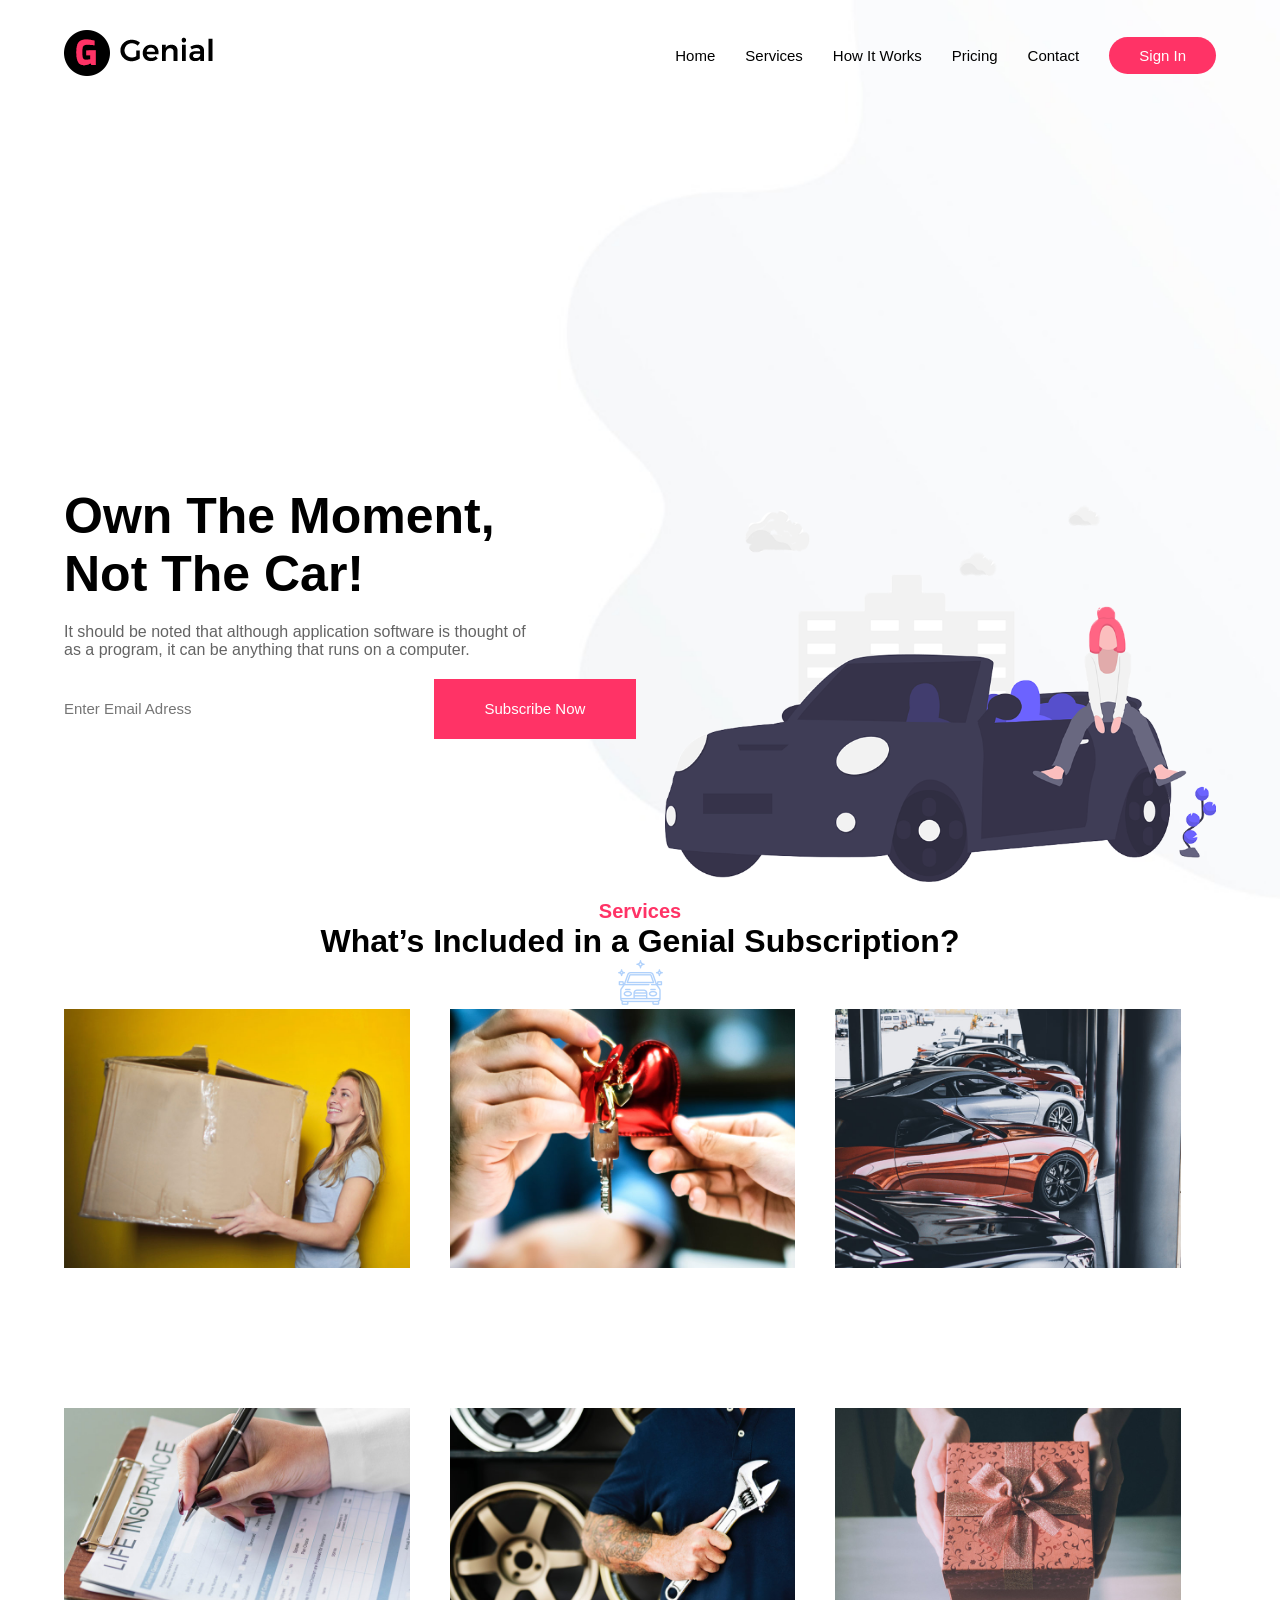
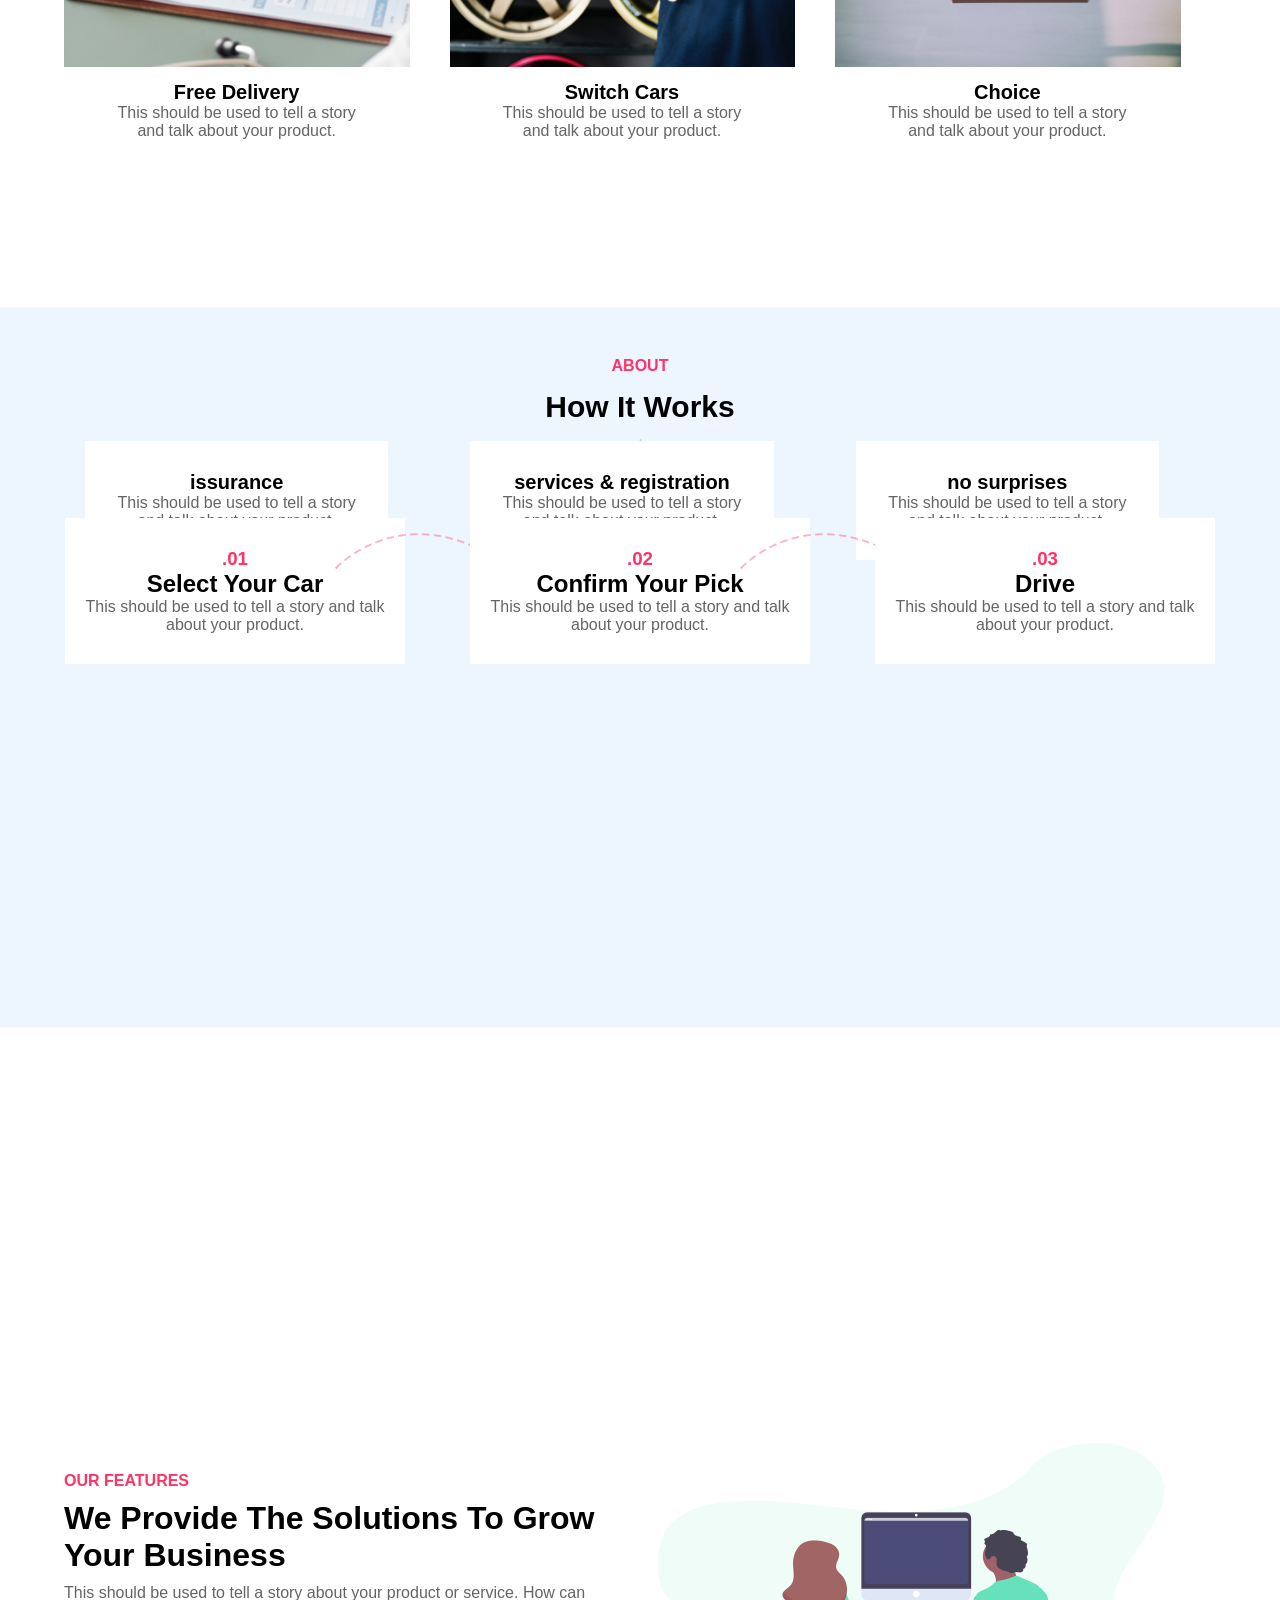
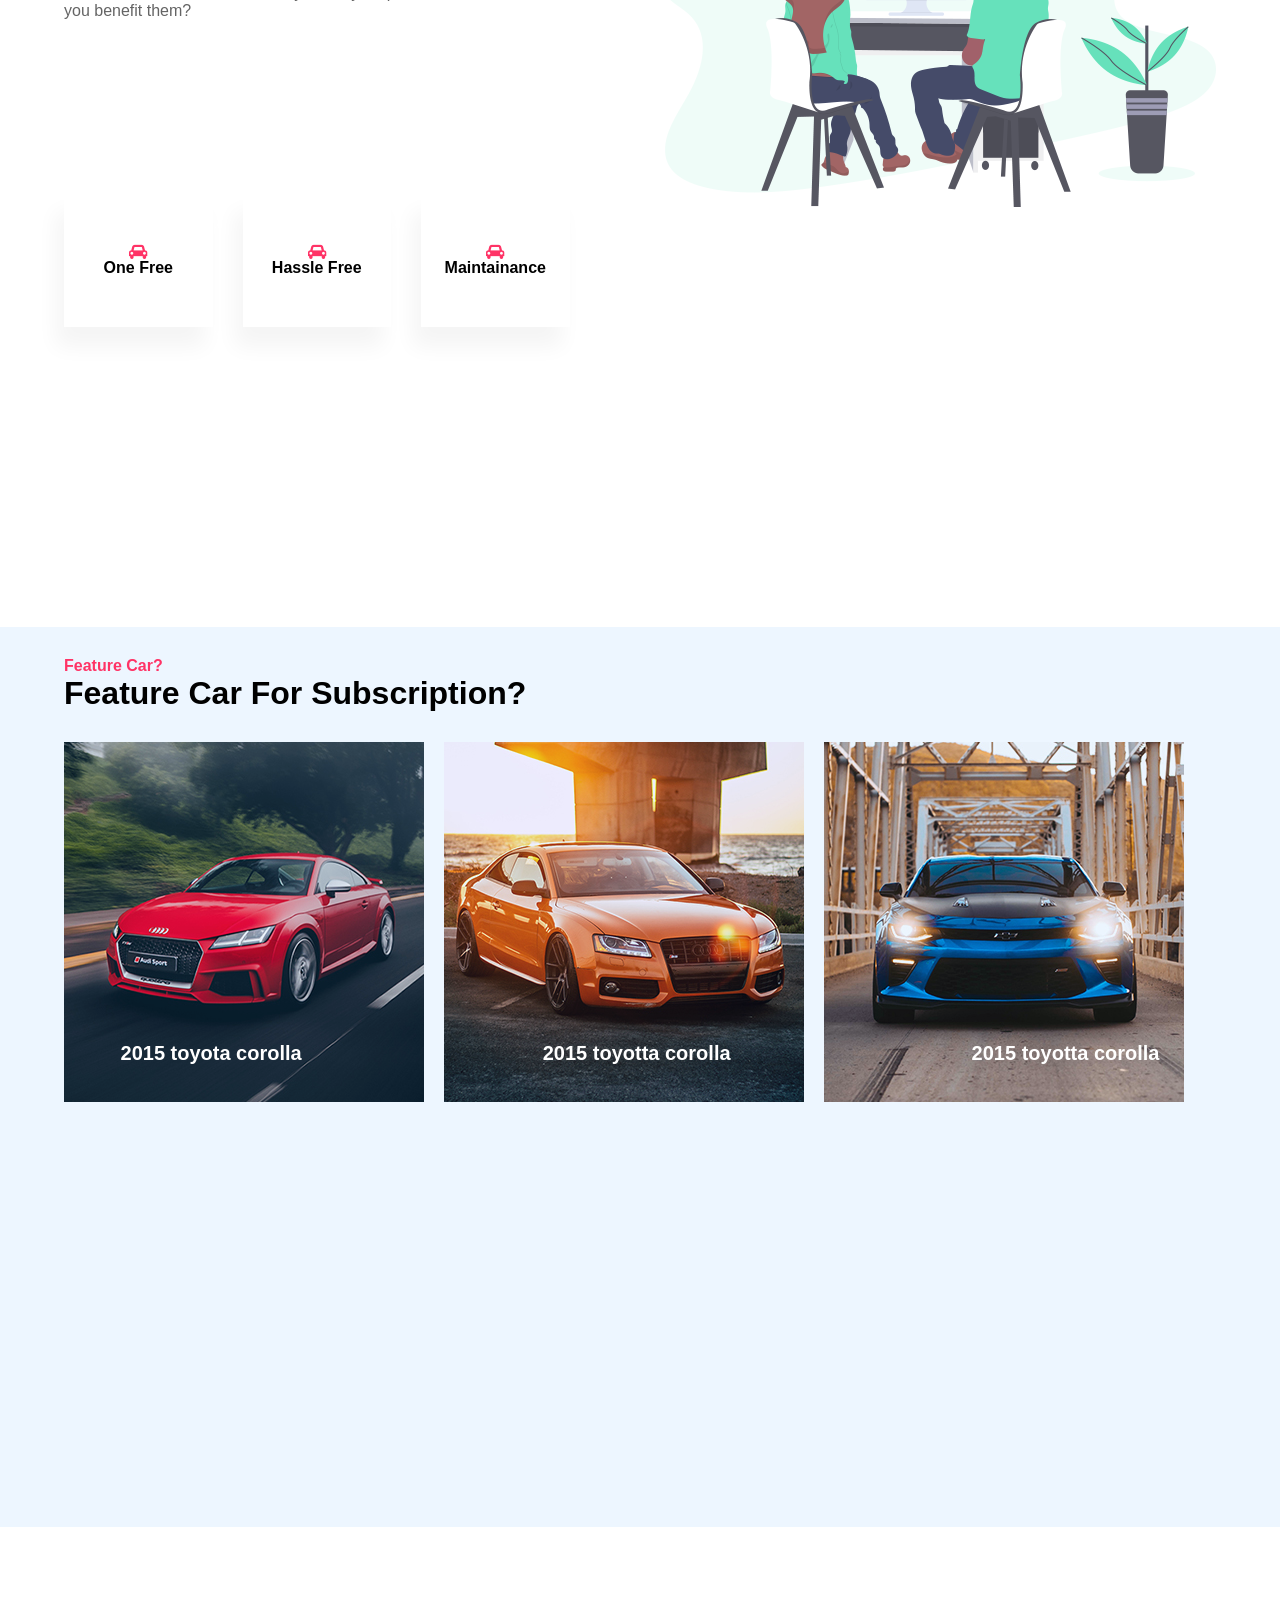
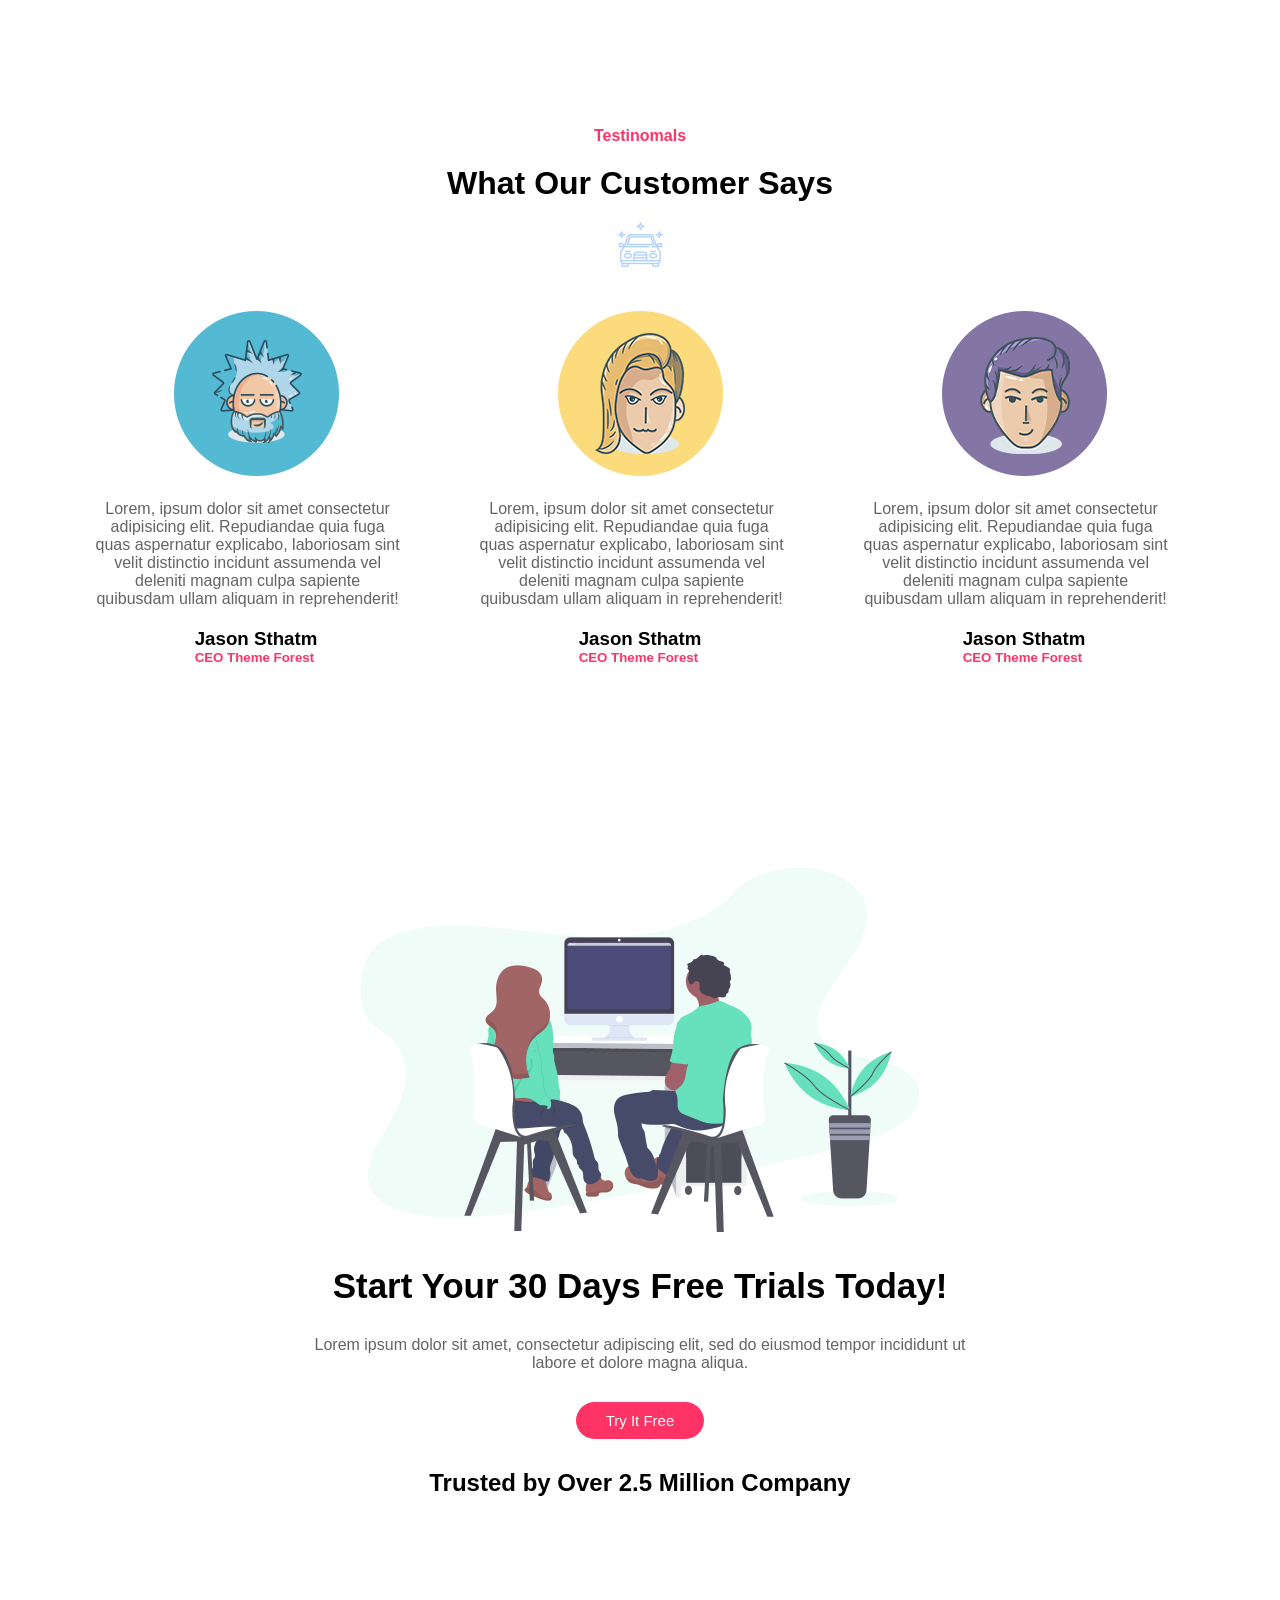
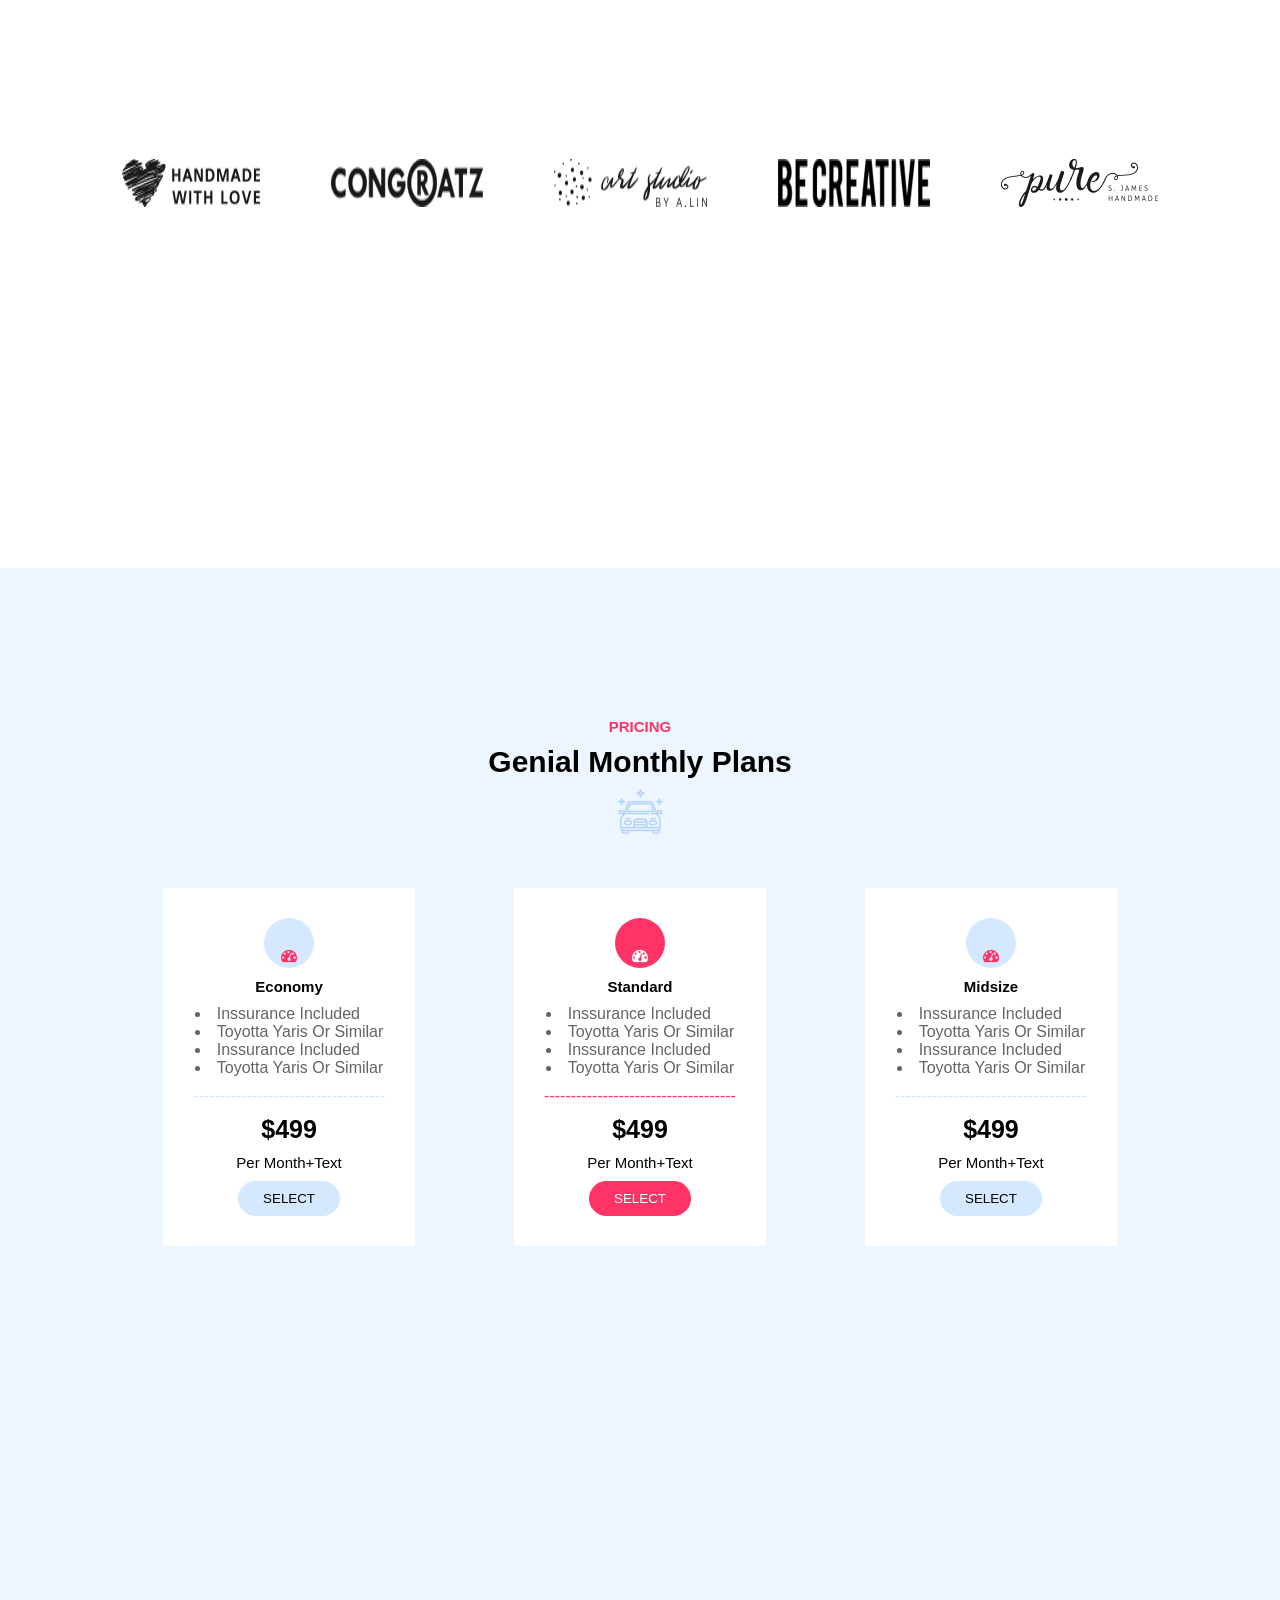
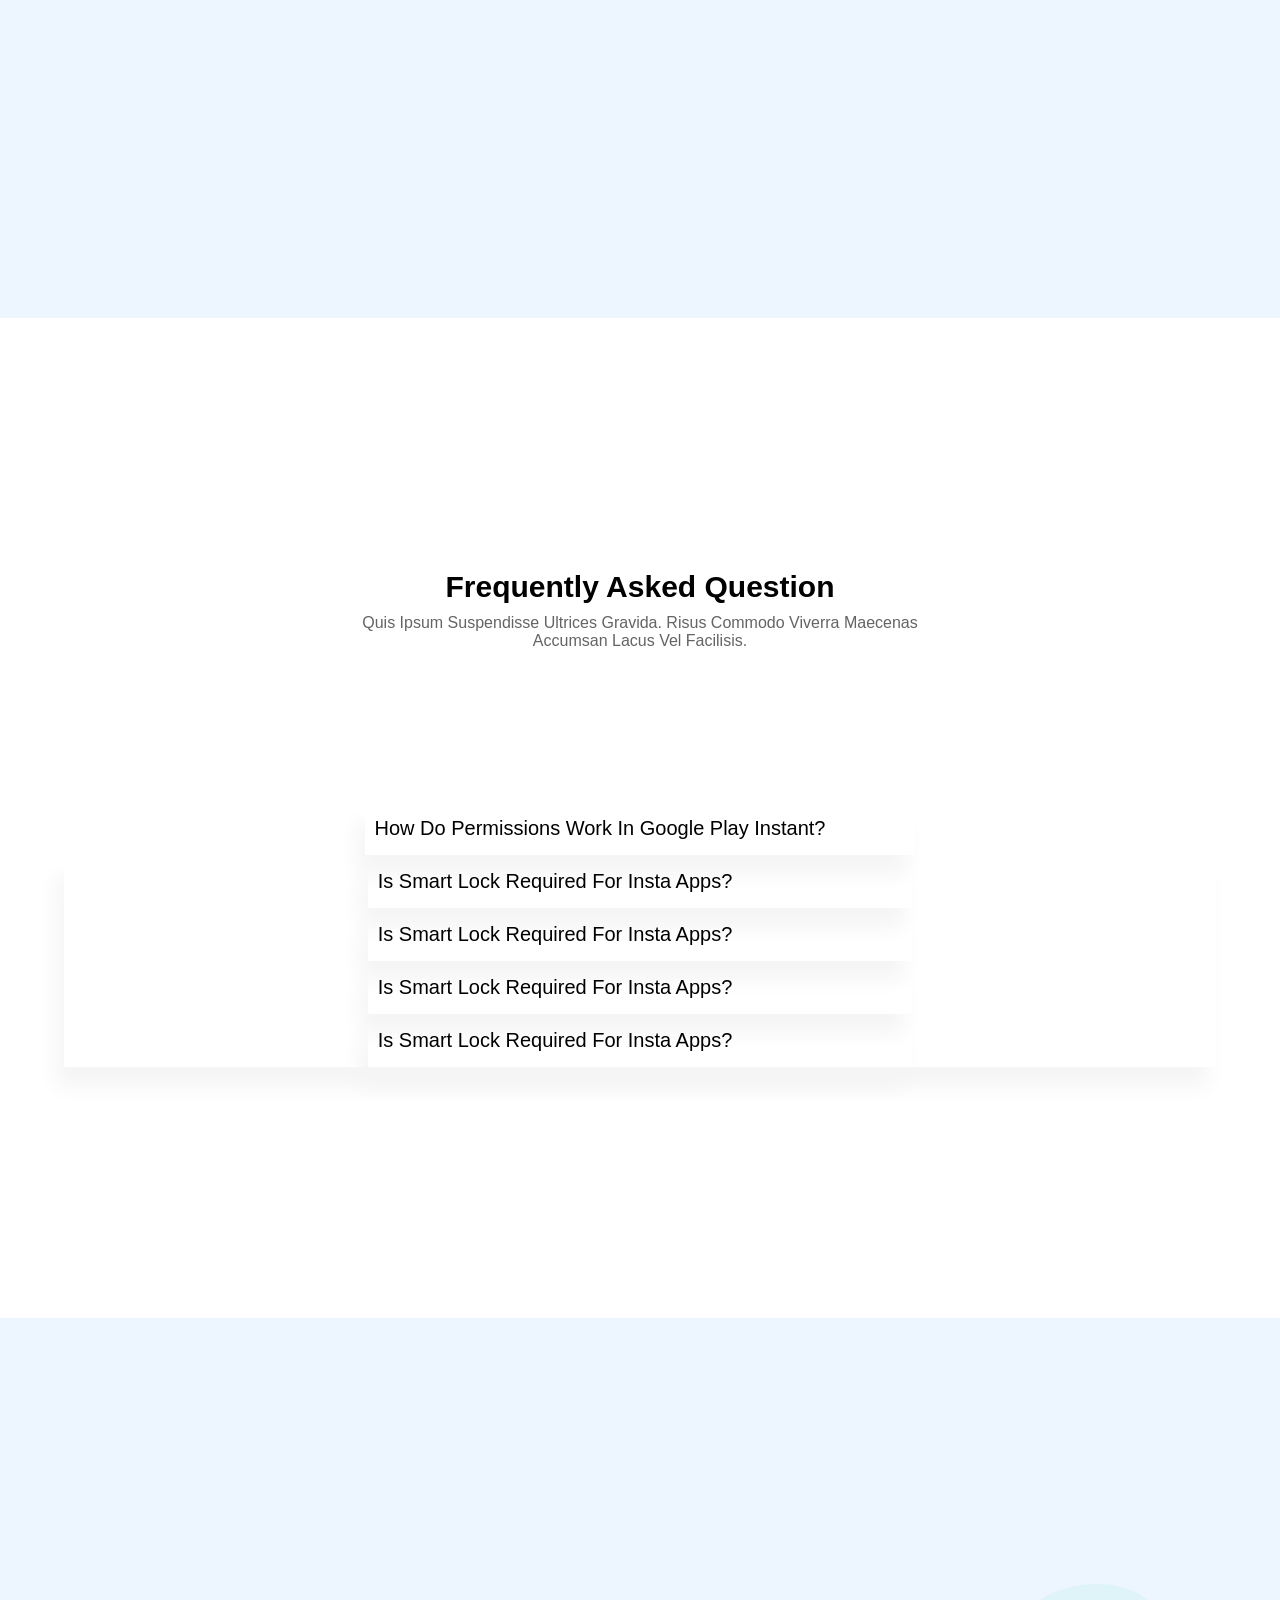
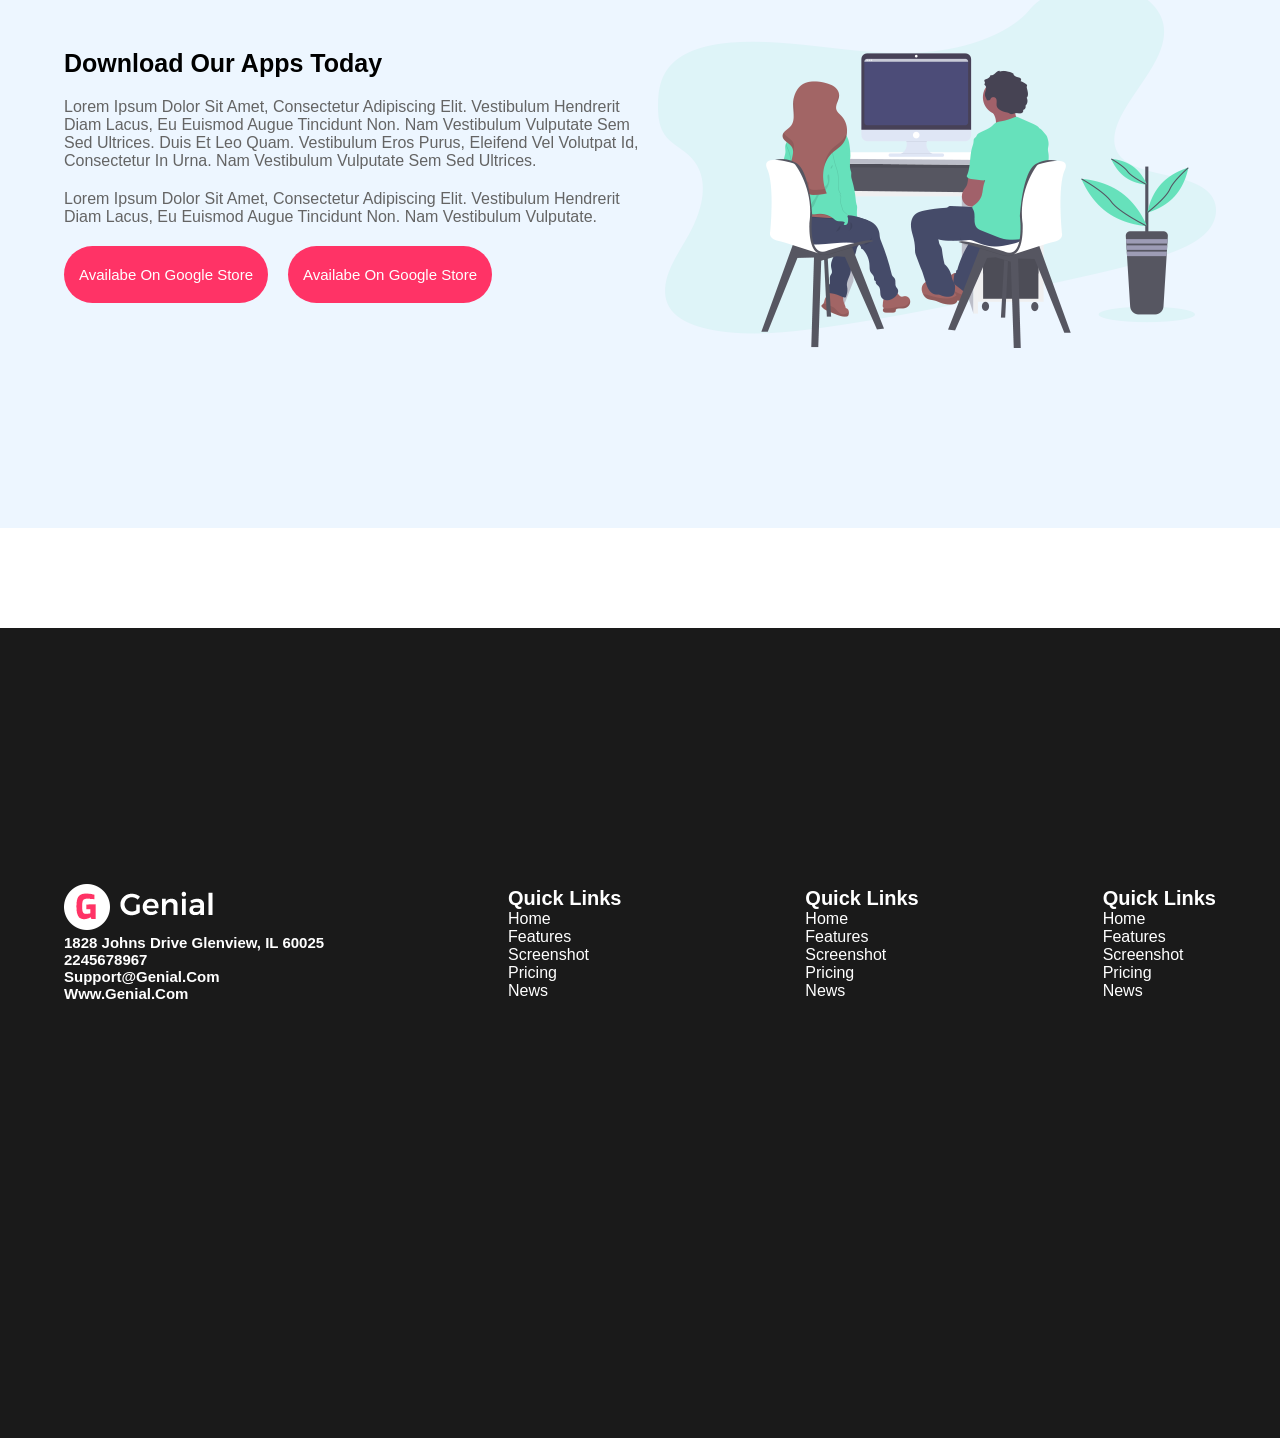
<file: Templates/genial/genial.html>
<!DOCTYPE html>
<html lang="en">
<head>
    <meta charset="UTF-8">
    <meta name="viewport" content="width=device-width, initial-scale=1.0">
    <title>Document</title>
    <link rel="stylesheet" href="genial.css">
    <link rel="stylesheet" href="https://cdnjs.cloudflare.com/ajax/libs/font-awesome/4.7.0/css/font-awesome.min.css">
</head>
<body>
      <div id="mainsection">
        <header>
          <div class="firstsection" id="mainwidth">
            <div class="logoimg">
                <img src="black-logo.png" alt="logo">
            </div>
            <div class="listing">
                <li>home</li>
                <li>services</li>
                <li>how it works</li>
                <li>pricing</li>
                <li>contact</li>
                <div class="button">
                    <button>sign in</button>
                </div>
            </div>
        </div>  
    </header>
    <nav>
        <div class="navsection" id="mainwidth">
            <div class="herocontent">
                <h1>Own The Moment, Not The Car!</h1>
                    <p>It should be noted that although application software is thought of as a program, it can be anything that runs on a computer.</p>
                    <div class="inputsection">
                        <input type="text" placeholder="enter email adress">
                        <div class="inputbutton">
                            <button>subscribe now</button>
                            </div>
                        </div>
                    </div>
                            <div class="imagesection">
                                <img src="car-with-man.png" alt="image">
                            </div>
                                
                    </div>
        </nav>

      </div>
      <div class="thirdsection" id="mainwidth">
        <div class="thirdone">
            <h3>services</h3>
            <h1>What’s Included in a Genial Subscription?</h1>
            <img src="car-icon.png" alt="car-icon">
        </div>
        <div class="thirdtwo">
            <div class="cardimg">
                <img src="car-services1.jpg" alt="">
                <img src="car-services2.jpg" alt="">
                <img src="car-services3.jpg" alt="">
            </div>
            <div class="cardcontent">
                <div class="card1 card2">
                    <h3>Free Delivery</h3>
                    <p>This should be used to tell a story and talk about your product.</p>
                </div>
                <div class="card1 card4">
                    <h3>Switch Cars</h3>
                    <p>This should be used to tell a story and talk about your product.</p>
                </div>
                <div class="card1 card3">
                    <h3>Choice</h3>
                    <p>This should be used to tell a story and talk about your product.</p>
                </div>
            </div>
        </div>
         <div class="thirdtwo">
            <div class="cardimg thirdimg">
                <img src="car-services4.jpg" alt="">
                <img src="car-services5.jpg" alt="">
                <img src="car-services6.jpg" alt="">
            </div>
            <div class="cardcontent">
                <div class="card1 card10">
                    <h3>issurance</h3>
                    <p>This should be used to tell a story and talk about your product.</p>
                </div>
                <div class="card1 card11">
                    <h3>services & registration</h3>
                    <p>This should be used to tell a story and talk about your product.</p>
                </div>
                <div class="card1 card12">
                    <h3>no surprises</h3>
                    <p>This should be used to tell a story and talk about your product.</p>
                </div>
            </div>
        </div>
      </div>
      <div class="fourtsection">
        <div class="fourone">
            <h3>about</h3>
            <h2>how it works</h2>
            <div class="carpic">
                <img src="car-icon.png" alt="car">
            </div>
        </div>
        <div class="fourtwo">
            <div class="colum1">
                <div class="columcontent">
                    <h3>.01</h3>
                    <h2>select your car</h2>
                    <p>This should be used to tell a story and talk about your product.</p>
                </div>
                <div class="arrowimg">
                    <img src="arrow-big.png" alt="arrow">
                </div>
            </div>
            <div class="colum1">
                <div class="columcontent">
                    <h3>.02</h3>
                    <h2>confirm your pick</h2>
                    <p>This should be used to tell a story and talk about your product.</p>
                </div>
                <div class="arrowimg">
                    <img src="arrow-big.png" alt="arrow">
                </div>
            </div>
            <div class="colum1">
                <div class="columcontent">
                    <h3>.03</h3>
                    <h2>drive</h2>
                    <p>This should be used to tell a story and talk about your product.</p>
                </div>
            </div>
        </div>
      </div>
      <div class="fifthsection" id="mainwidth">
         <div class="fifthcontent">
            <div class="fifthcontent1">
                <h3>our features</h3>
                <h1>We Provide The Solutions To Grow Your Business</h1>
                <p>This should be used to tell a story about your product or service. How can you benefit them?</p>
            </div>
            <div class="fifthcontent2">
                <div class="fivecard1">
                <i class="fa fa-car"></i>
                <h3>one free</h3>
                <div class="background">
                </div>
                </div>
                 <div class="fivecard1">
                <i class="fa fa-car"></i>
                <h3>hassle free</h3>
                <div class="background">
                </div>
                </div>
                 <div class="fivecard1">
                <i class="fa fa-car"></i>
                <h3>maintainance</h3>
                <div class="background">
                </div>
            </div>
            </div>
         </div>
         <div class="fifthimg">
            <img src="man-and-women.png" alt="image">
         </div>
      </div>
      <div class="sixsection">
        <div class="sixmain" id="mainwidth">
            <div class="sixheading">
                <h4>feature car?</h4>
                <h1>feature car for subscription?</h1>
            </div>
            <div class="siximages">
                <div class="siximg1">
                    <img src="featured-cars1.jpg" alt="">
                </div>
                <div class="siximg1">
                    <img src="featured-cars2.jpg" alt="">
                </div>
                <div class="siximg1">
                    <img src="featured-cars3.jpg" alt="">
                </div>
            </div>
        </div>
       <div class="sixcontent">
        <h4>2015 toyota corolla</h4>
        <h4>2015 toyotta corolla</h4>
        <h4>2015 toyotta corolla</h4>
       </div>
       </div>
       <div class="seventhsection" id="mainwidth">
        <div class="seventhcontent">
            <h4>testinomals</h4>
            <h1>what our customer says</h1>
            <div class="carseven">
                <img src="car-icon.png" alt="car">
            </div>
        </div>
        <div class="seventhcontent2">
            <div class="card33">
                <div class="card33img">
                    <img src="client1.png" alt="picture">
                </div>
                    <div class="par">
                        <p>Lorem, ipsum dolor sit amet consectetur adipisicing elit. Repudiandae quia fuga quas aspernatur explicabo, laboriosam sint velit distinctio incidunt assumenda vel deleniti magnam culpa sapiente quibusdam ullam aliquam in reprehenderit!</p>
                    </div>
                    <div class="card33content">
                        <h3>jason sthatm</h3>
                        <h5>CEO theme forest</h5>
                    </div>
            </div>
            <div class="card33">
                <div class="card33img">
                    <img src="client2.png" alt="picture">
                </div>
                    <div class="par">
                        <p>Lorem, ipsum dolor sit amet consectetur adipisicing elit. Repudiandae quia fuga quas aspernatur explicabo, laboriosam sint velit distinctio incidunt assumenda vel deleniti magnam culpa sapiente quibusdam ullam aliquam in reprehenderit!</p>
                    </div>
                    <div class="card33content">
                        <h3>jason sthatm</h3>
                        <h5>CEO theme forest</h5>
                    </div>
            </div>
            <div class="card33">
                <div class="card33img">
                    <img src="client3.png" alt="picture">
                </div>
                    <div class="par">
                        <p>Lorem, ipsum dolor sit amet consectetur adipisicing elit. Repudiandae quia fuga quas aspernatur explicabo, laboriosam sint velit distinctio incidunt assumenda vel deleniti magnam culpa sapiente quibusdam ullam aliquam in reprehenderit!</p>
                    </div>
                    <div class="card33content">
                        <h3>jason sthatm</h3>
                        <h5>CEO theme forest</h5>
                    </div>
            </div>
        </div>
       </div>
       <div class="eightsection" id="mainwidth">
        <div class="eightcontent1">
            <div class="eightimg">
                <img src="man-and-women.png" alt="man">
            </div>
            <h1>Start Your 30 Days Free Trials Today!</h1>
            <p>Lorem ipsum dolor sit amet, consectetur adipiscing elit, sed do eiusmod tempor incididunt ut labore et dolore magna aliqua.</p>
            <div class="eightbutton">
                <button>try it free</button>
            </div>
            <h2>Trusted by Over 2.5 Million Company</h2>
        </div>
        <div class="eightcontent2" id="mainwidth">
           <img src="software-partner5.png" alt="">
           <img src="software-partner4.png" alt="">
           <img src="software-partner3.png" alt=""> 
           <img src="software-partner2.png" alt="">
           <img src="software-partner1.png" alt="">
        </div>
       </div>
       <div class="sixsection ninesection">
        <div class="ninthmain" id="mainwidth">
            <div class="ninthcontent1">
                <h5>pricing</h5>
                <h2>genial monthly plans</h2>
                <div class="ninthlogo">
                    <img src="car-icon.png" alt="">
                </div>
            </div>
            <div class="cardnine">
            <div class="card34">
                <div class="icons">
                    <i class="fa fa-tachometer"></i>
                </div>
                <h5>economy</h5>
                <div class="ninelist">                
                        <li>inssurance included</li>
                        <li>toyotta yaris or similar</li>
                        <li>inssurance included</li>
                        <li>toyotta yaris or similar</li>                  
                </div>
                <div class="line">------------------------------------</div>
                <h4>$499</h4>
                 <p>per month+text</p>
                 <div class="ninebutton">
                    <button>select</button>
                 </div>              
            </div>
             <div class="card34 card35">
                <div class="icons icon2">
                    <i class="fa fa-tachometer"></i>
                </div>
                <h5>standard</h5>
                <div class="ninelist">
                        <li>inssurance included</li>
                        <li>toyotta yaris or similar</li>
                        <li>inssurance included</li>
                        <li>toyotta yaris or similar</li>                  
                </div>
                <div class="line2">------------------------------------</div>
                <h4>$499</h4>
                 <p>per month+text</p>
                 <div class="ninebutton ninebutton2">
                    <button>select</button>
                 </div>              
            </div>
             <div class="card34">
                <div class="icons">
                    <i class="fa fa-tachometer"></i>
                </div>
                <h5>midsize</h5>
                <div class="ninelist">
                        <li>inssurance included</li>
                        <li>toyotta yaris or similar</li>
                        <li>inssurance included</li>
                        <li>toyotta yaris or similar</li>                  
                </div>
                <div class="line">------------------------------------</div>
                <h4>$499</h4>
                 <p>per month+text</p>
                 <div class="ninebutton">
                    <button>select</button>
                 </div>              
            </div>
            </div>
        </div>
       </div>
       <div class="tenthsection" id="mainwidth">
        <div class="tenthone">
            <h2>frequently asked question</h2>
            <p>Quis ipsum suspendisse ultrices gravida. Risus commodo viverra maecenas accumsan lacus vel facilisis.</p>
        </div>
        <div class="tenthmain">

            <div class="tenthtwo">
                <p>how do permissions work in google play instant?</p>
        </div>
        <div class="tenththree">
            <div class="tenthtwo border">
                <p>is smart lock required for insta apps?</p>
            </div>
            <div class="tenthtwo border">
                <p>is smart lock required for insta apps?</p>
            </div>
            <div class="tenthtwo border">
                <p>is smart lock required for insta apps?</p>
            </div>
            <div class="tenthtwo border">
                <p>is smart lock required for insta apps?</p>
            </div>
        </div>          
        </div>
       </div>
       <div class="elevensection">
        <div class="elevencontent" id="mainwidth">
            <div class="elevenone">
                <h2>download our apps today</h2>
                <p>Lorem ipsum dolor sit amet, consectetur adipiscing elit. Vestibulum hendrerit diam lacus, eu euismod augue tincidunt non. Nam vestibulum vulputate sem sed ultrices. Duis et leo quam. Vestibulum eros purus, eleifend vel volutpat id, consectetur in urna. Nam vestibulum vulputate sem sed ultrices.</p>
                 <p>Lorem ipsum dolor sit amet, consectetur adipiscing elit. Vestibulum hendrerit diam lacus, eu euismod augue tincidunt non. Nam vestibulum vulputate.</p>
             <div class="elevenbutton">
                <div class="elevenbutton1">
                    <button>availabe on google store</button>
                </div>
                 <div class="elevenbutton2">
                    <button>availabe on google store</button>
                </div>
             </div>
                </div>
                <div class="elevencontent2">
                    <img src="man-and-women.png" alt="">
                </div>
        </div>
       </div>
      <div class="footersection">
        <div class="footercontent" id="mainwidth">
            <div class="footer1">
                <div class="whitelogo">
                    <img src="white-logo.png" alt="">
                </div>
                <h6>1828 Johns Drive Glenview, IL 60025</h6>
                <h6>2245678967</h6>
                <h6>support@genial.com</h6>
                <h6>www.genial.com</h6>
            </div>
            <div class="footer2">
                <h3>quick links</h3>
                <li>home</li>
                <li>features</li>
                <li>screenshot</li>
                <li>pricing</li>
                <li>news</li>
            </div>
            <div class="footer2">
                <h3>quick links</h3>
                <li>home</li>
                <li>features</li>
                <li>screenshot</li>
                <li>pricing</li>
                <li>news</li>
            </div>
            <div class="footer2">
                <h3>quick links</h3>
                <li>home</li>
                <li>features</li>
                <li>screenshot</li>
                <li>pricing</li>
                <li>news</li>
            </div>
        </div>

      </div>
</body>
</html>
</file>
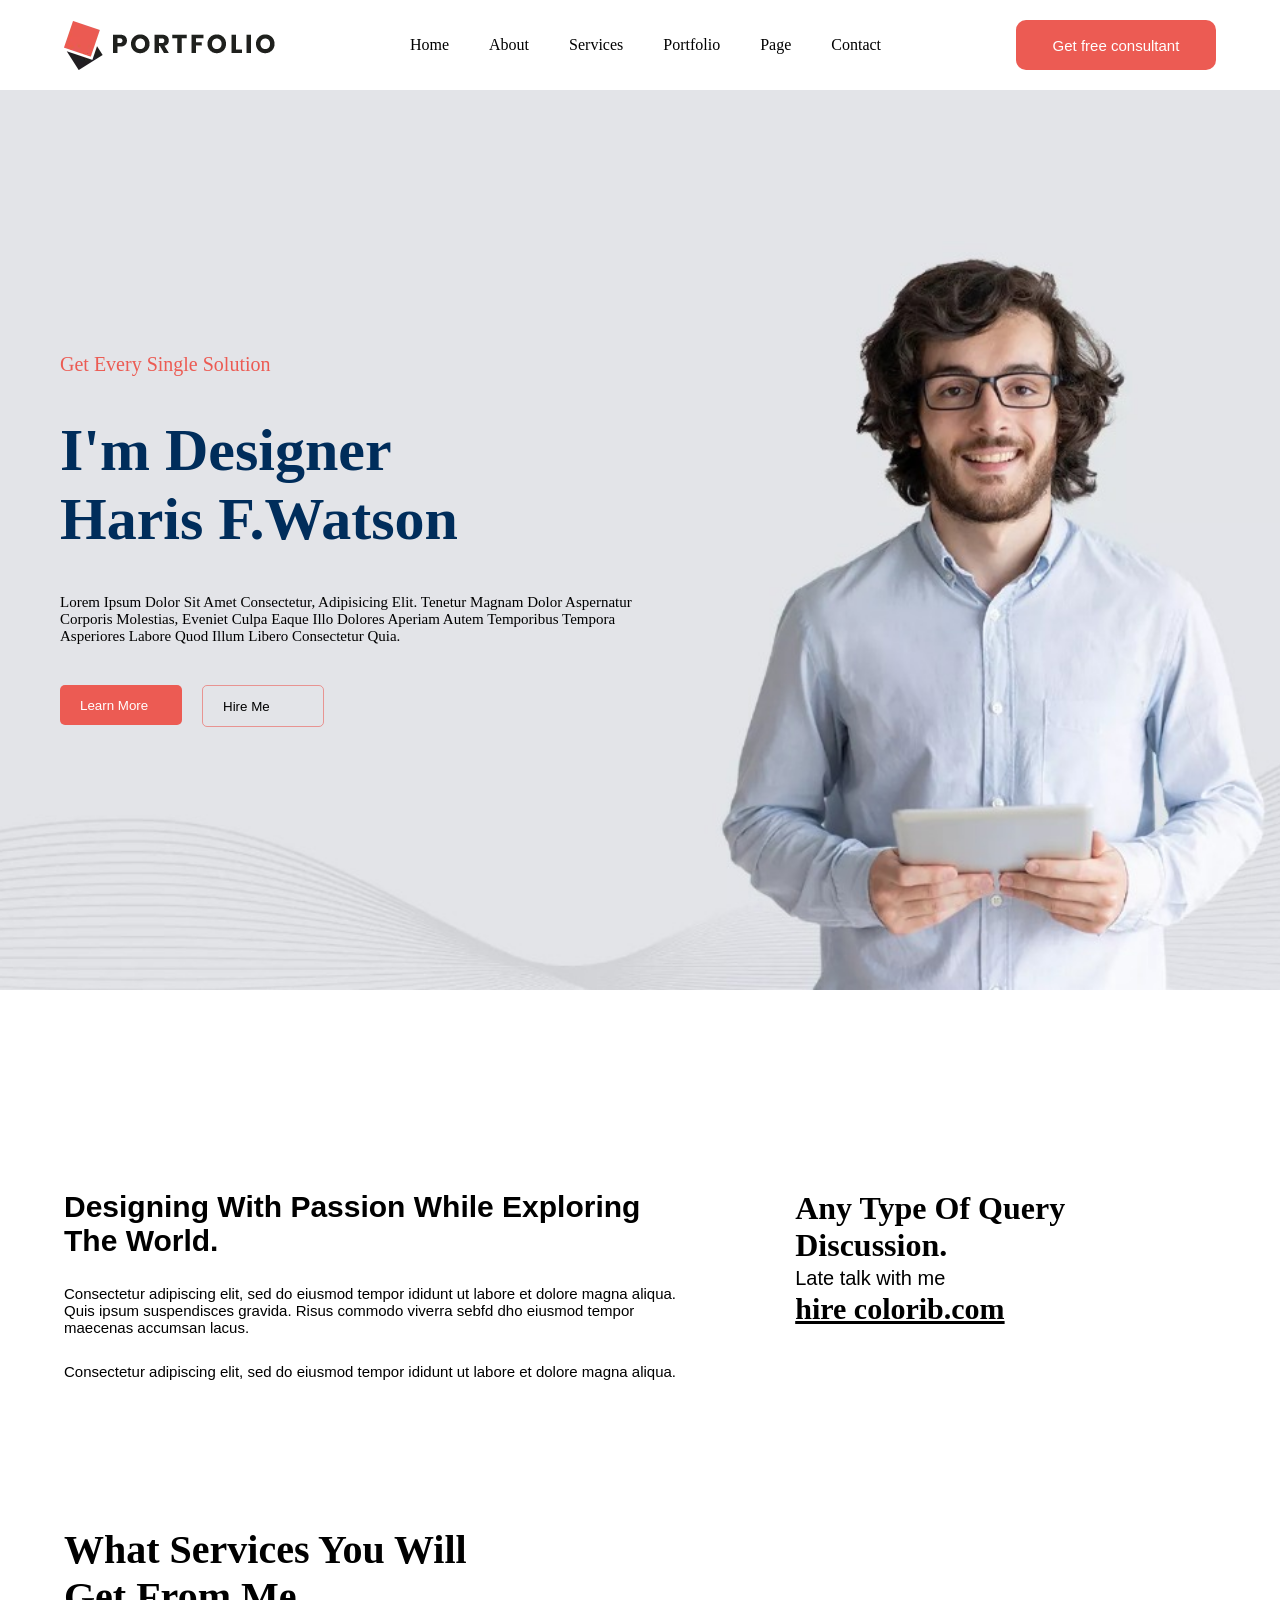
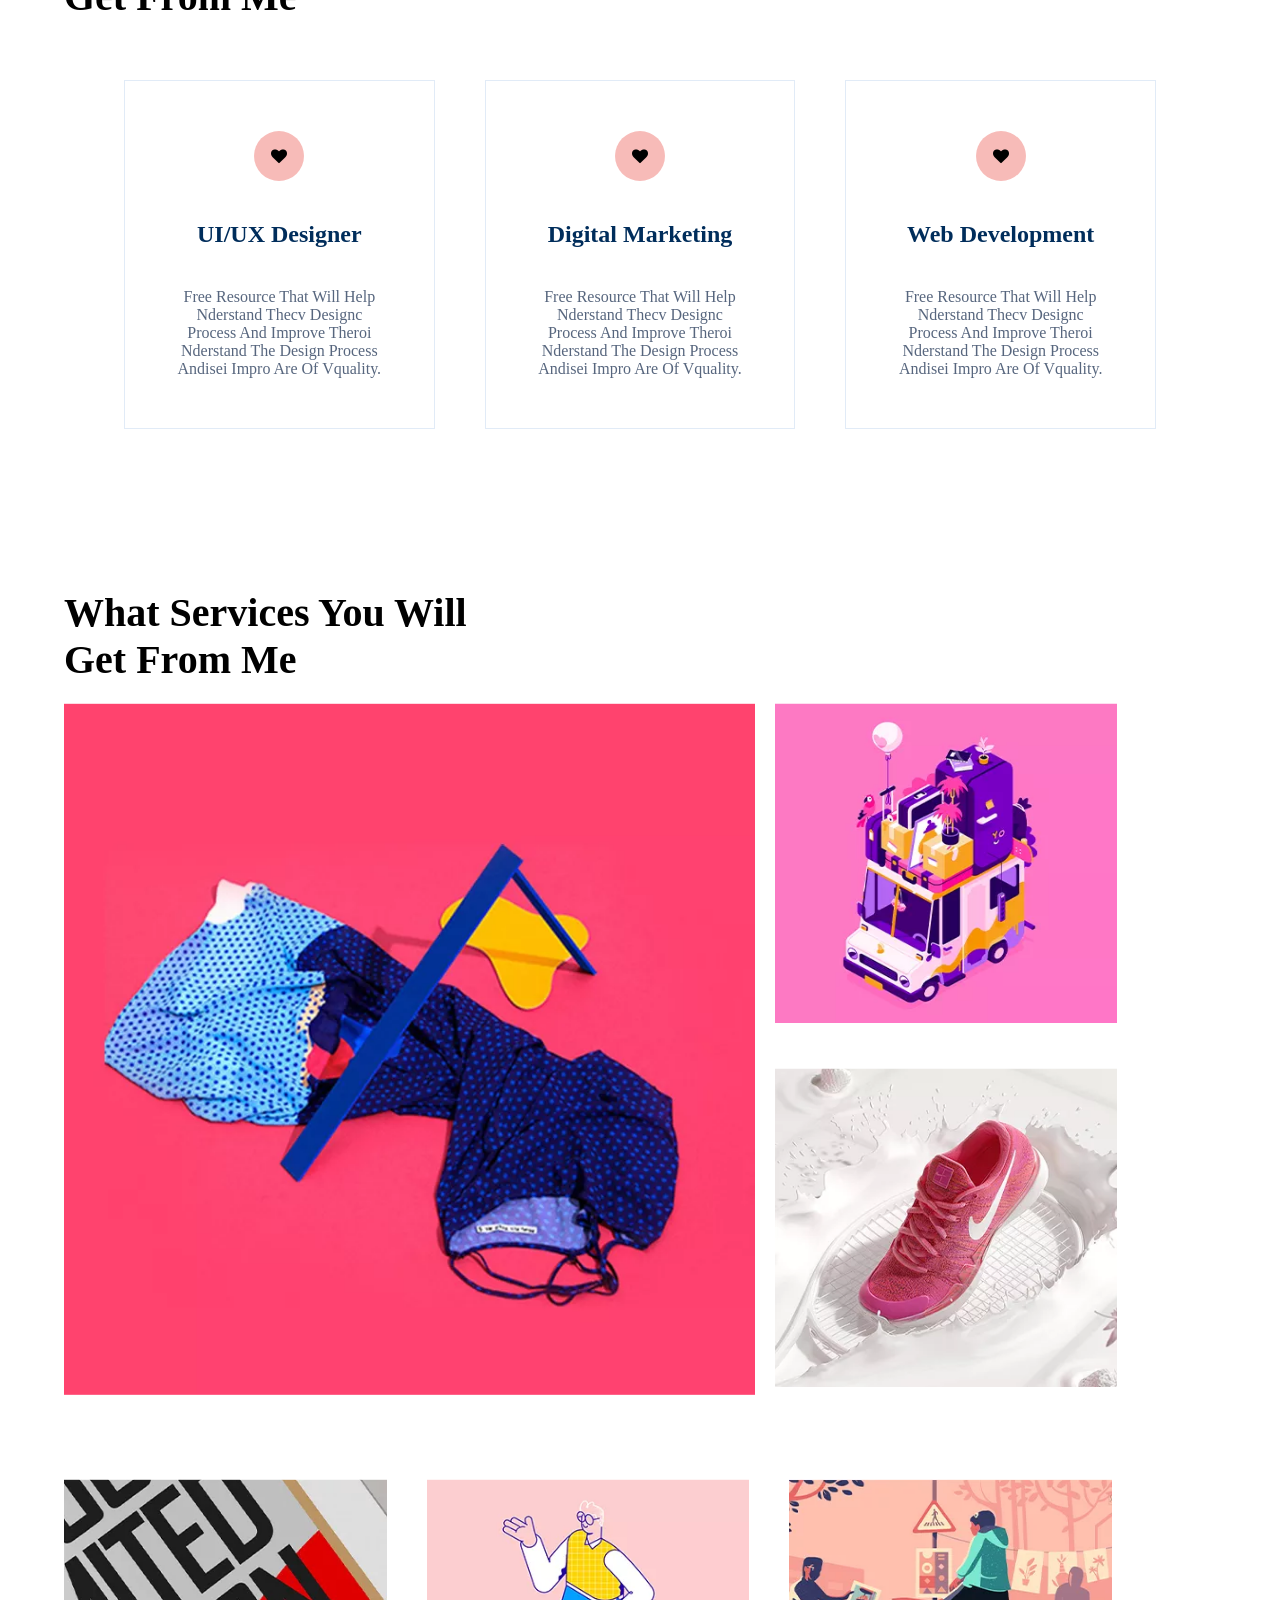
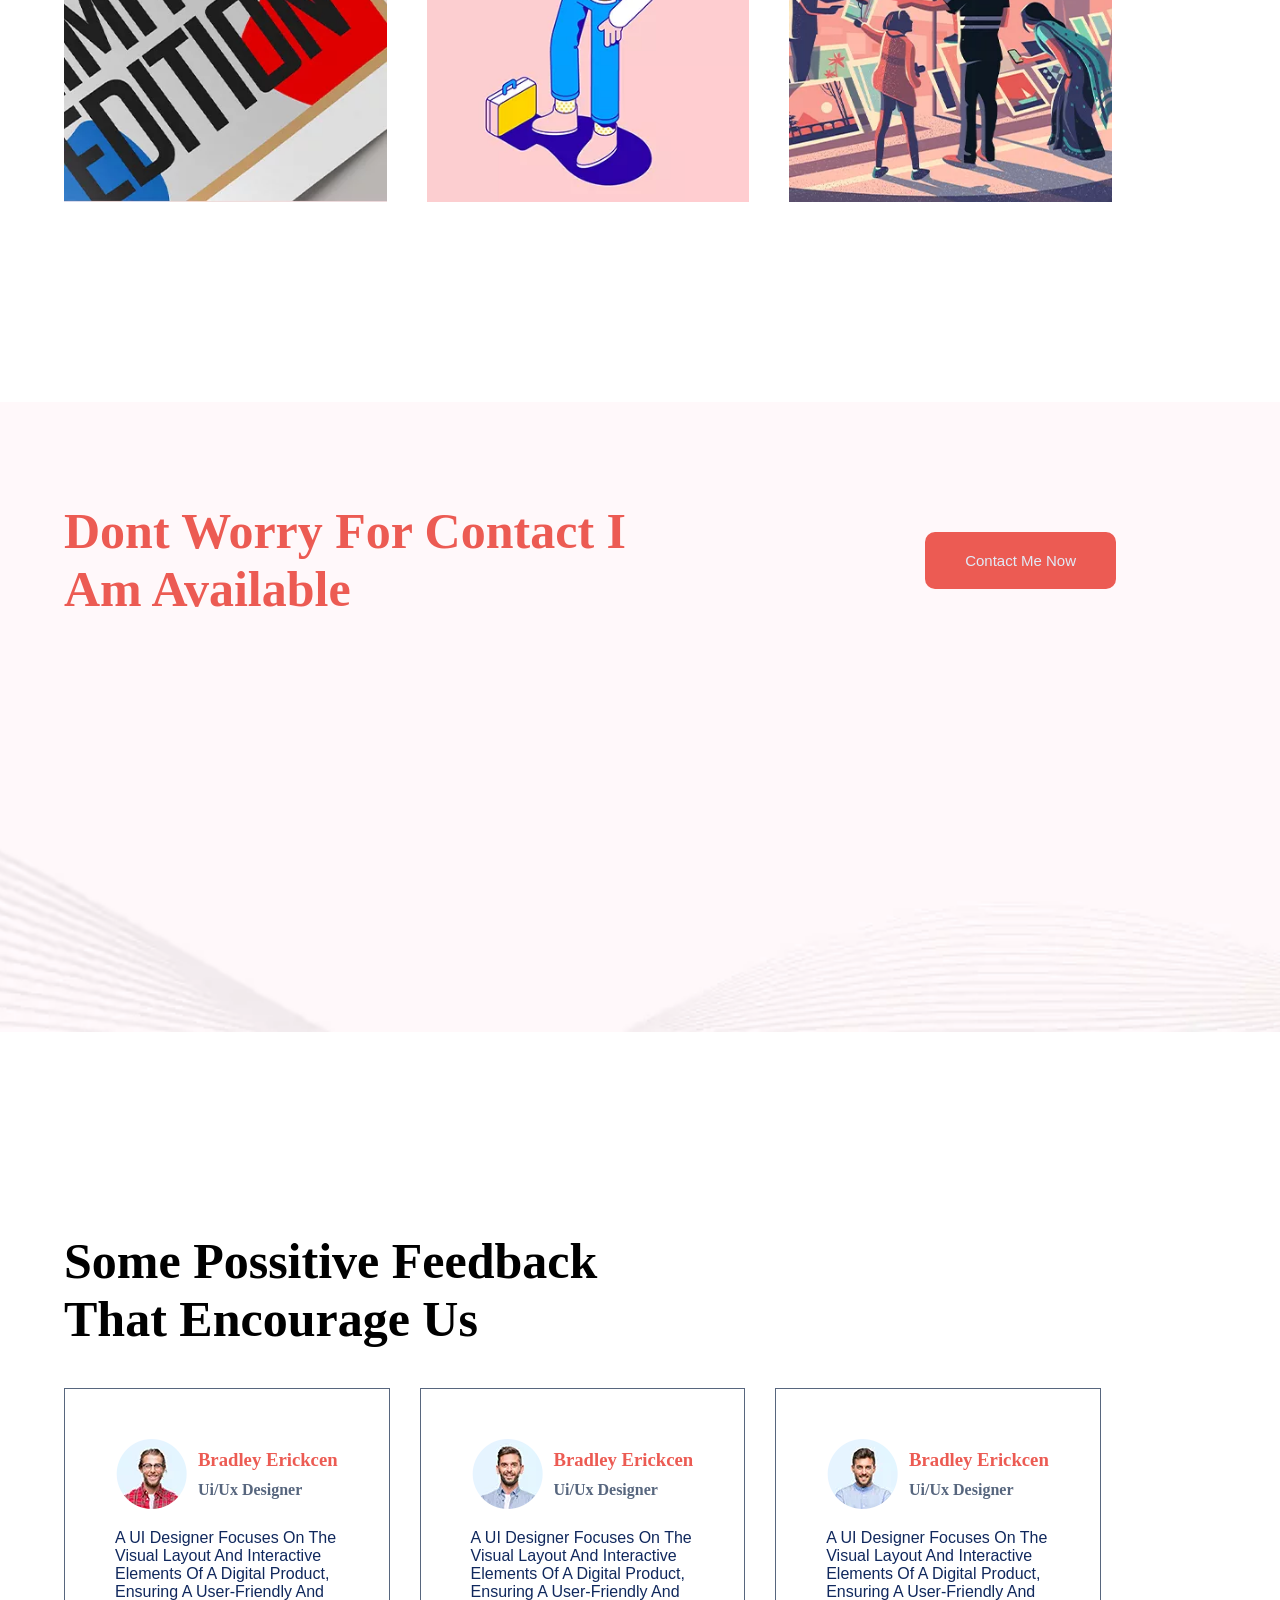
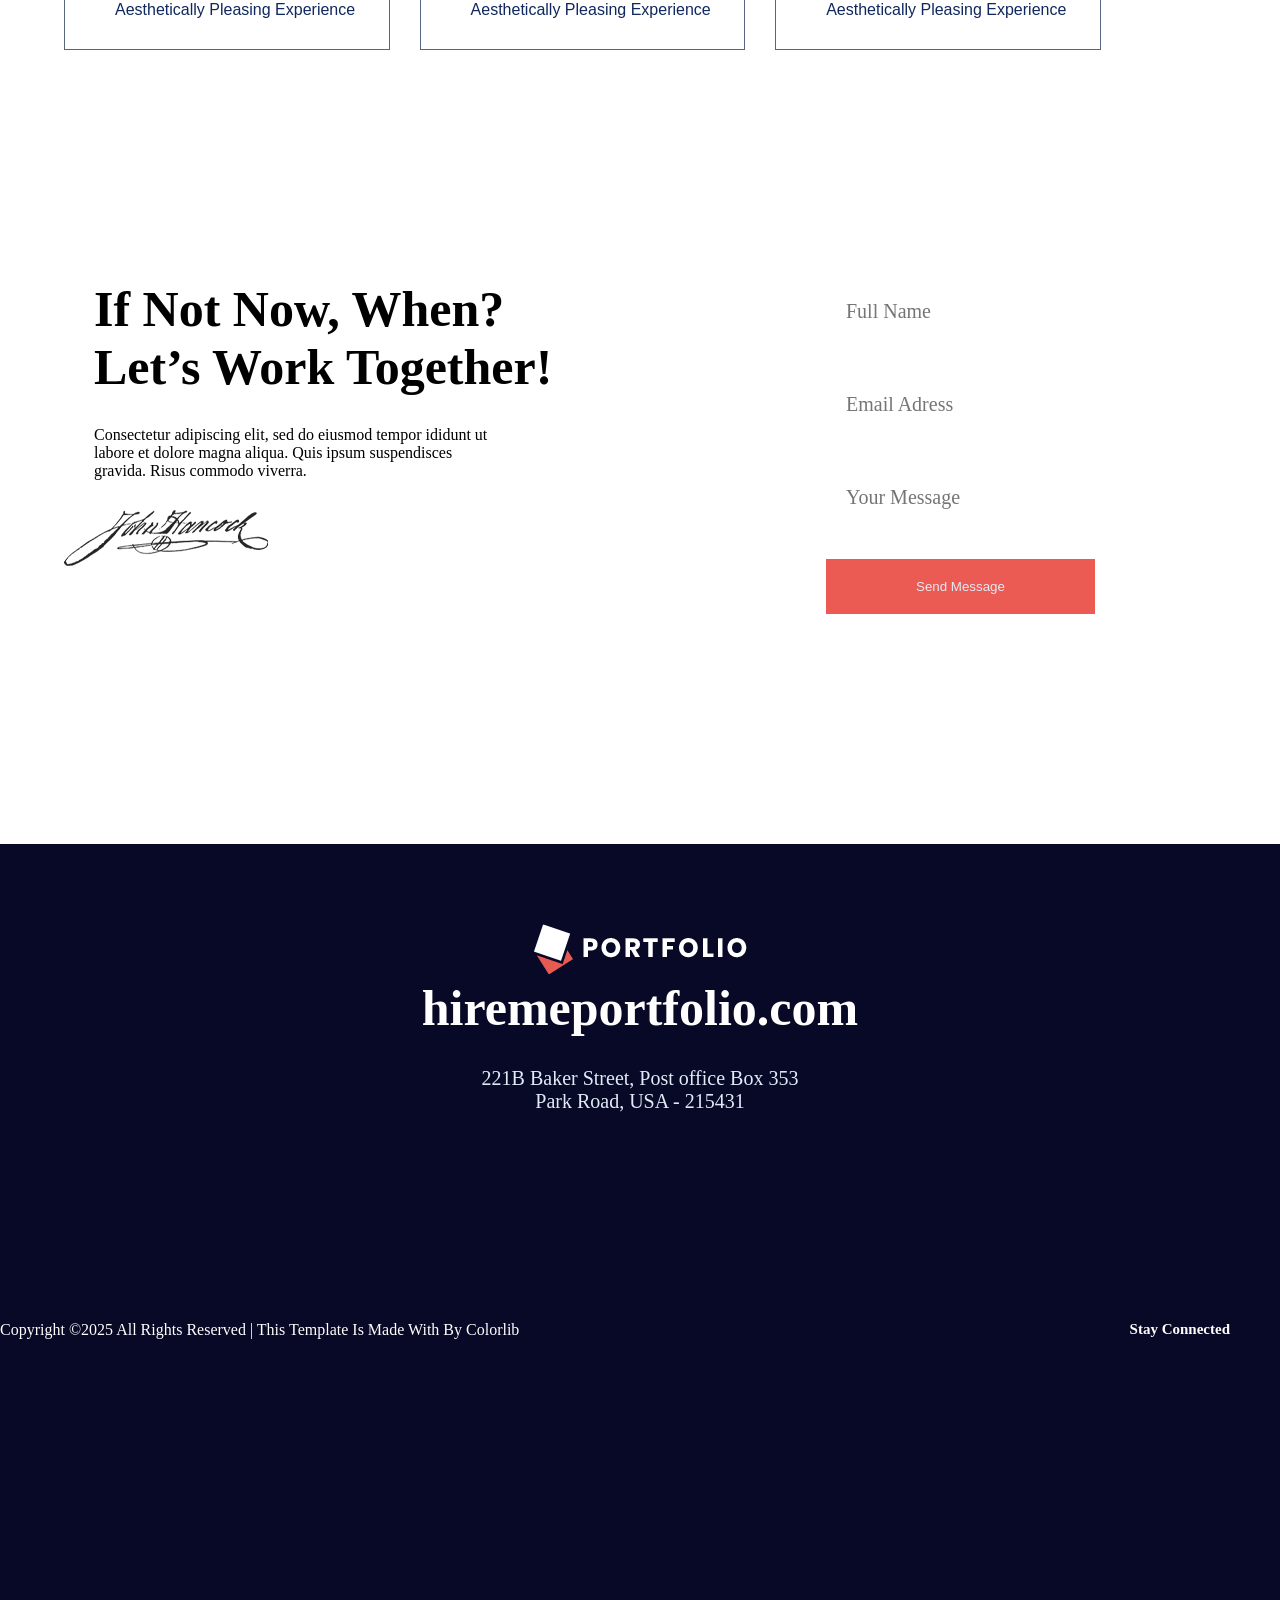
<file: Templates/portfolio/portfolio.html>
<!DOCTYPE html>
<html lang="en">
<head>
    <meta charset="UTF-8">
    <meta name="viewport" content="width=device-width, initial-scale=1.0">
    <title>portfolio</title>
    <link rel="stylesheet" href="portfolio.css">
    <link rel="stylesheet" href="https://cdnjs.cloudflare.com/ajax/libs/font-awesome/4.7.0/css/font-awesome.min.css">
</head>
<body>
    <header id="mainbar" class="mainwidth">
        <img src="logo.png.webp" alt="logo img">
        <ul>
             <div class="categories">
                <li><a href="">Home</a></li>
                <li><a href="">About</a></li>
                <li><a href="">Services</a></li>
                <li><a href="">Portfolio</a></li>
                <li><a href="">Page</a></li>
                <li><a href="">Contact</a></li>
            </div>
        </ul>
            <div class="tag">
        <button>Get free consultant</button>
        </div>
        </header>
        <section>
            <div id="herosection" class="mainwidth">
                <div class="herocontent">
                        <p class="paragraph">get every single solution</p>
                    <h1>I'm designer Haris F.Watson</h1>
                    <p class="paragraph2">Lorem ipsum dolor sit amet consectetur, adipisicing elit. Tenetur magnam dolor aspernatur corporis molestias, eveniet culpa eaque illo dolores aperiam autem temporibus tempora asperiores labore quod illum libero consectetur quia.</p>
                    <div class="button">
                        <button>learn more</button>
                        <button class="button2">hire me</button>
                    </div>
                </div>
            </div>
        </section>
        <div id="thirdpage" class="mainwidth">
            <div class="cards">

                <div class="card1">
                    <h3>Designing With Passion While Exploring The World.</h3>
                    <p>Consectetur adipiscing elit, sed do eiusmod tempor ididunt ut labore et dolore magna aliqua. Quis ipsum suspendisces gravida. Risus commodo viverra sebfd dho eiusmod tempor maecenas accumsan lacus.</p>
                    <p>Consectetur adipiscing elit, sed do eiusmod tempor ididunt ut labore et dolore magna aliqua.</p>
                </div>
                <div class="card2">
                    <h1>Any Type Of Query Discussion.</h1>
<p>Late talk with me</p>
<h2>hire colorib.com</h2>
</div>

</div>
        </div>
        <div id="fourpage" class="mainwidth">
            <h1>what services you will get from me</h1>
            <div class="colums">
                <div class="colum1 mainwidth">
                    <i class="fa fa-heart"></i>
                    <h3>UI/UX designer</h3>
                    <p>Free resource that will help nderstand thecv designc process and improve theroi nderstand the design process andisei impro are of vquality.</p>
                </div>
                <div class="colum1">
                    <i class="fa fa-heart"></i>
                    <h3>digital marketing</h3>
                    <p>Free resource that will help nderstand thecv designc process and improve theroi nderstand the design process andisei impro are of vquality.</p>
                </div>
                <div class="colum1">
                    <i class="fa fa-heart"></i>
                    <h3>web development</h3>
                    <p>Free resource that will help nderstand thecv designc process and improve theroi nderstand the design process andisei impro are of vquality.</p>
                </div>
            </div>

        </div>
        <div id="fifthpage" class="mainwidth">
                <h1>what services you will get from me</h1>
        
            <div class="mainimage">
                <div class="imagessection">
                    <img src="picture1.webp" alt="">
                    <div class="image2">
                        <img src="picture3.webp" alt="">
                        <img src="picture2.webp" alt="">
                    </div>
                </div>
                <div id="imagesection2">
                    <div class="image4">
                        <img src="services4.png.webp" alt=""><img src="services5.png.webp" alt=""><img src="services6.png.webp" alt="">
                    </div>
                </div>
            </div>
        </div>
        <div id="sixthsection">
            <div class="sixthcontent mainwidth">

                <h1>dont worry for contact i am available</h1>
               <div class="tagbutton">
                <button>contact me now</button>
                </div>
            </div>
        </div>
        <div class="seventhsection mainwidth">
            <h1>Some Possitive Feedback That Encourage Us</h1>
            <div class="rows">
                <div class="row1">
                    <div class="imgrow">
                    <img src="blog1.png" alt="">
                    <div class="imgrow2">
                        <h3>bradley erickcen</h3>
                        <h4>ui/ux designer</h4>  
                    </div>
                </div>
                  <p>A UI designer focuses on the visual layout and interactive elements of a digital product, ensuring a user-friendly and aesthetically pleasing experience</p>
                </div>
                <div class="row1">
                    <div class="imgrow">
                        <img src="blog2.png" alt="">
                        <div class="imgrow2">
                            <h3>bradley erickcen</h3>
                            <h4>ui/ux designer</h4>  
                        </div>
                     </div>
                <p>A UI designer focuses on the visual layout and interactive elements of a digital product, ensuring a user-friendly and aesthetically pleasing experience</p>
                </div>
                <div class="row1">
                    <div class="imgrow">
                        <img src="blog3.png" alt="">
                        <div class="imgrow2">
                        <h3>bradley erickcen</h3>
                            <h4>ui/ux designer</h4>  
                        </div>
                    </div>
                    <p>A UI designer focuses on the visual layout and interactive elements of a digital product, ensuring a user-friendly and aesthetically pleasing experience</p>
                </div>
            </div>
        </div>
        <div class="eigthsection mainwidth">
            <div class="firstsection">
                <div class="firstcontent">
                    <h1>If Not Now, When? <br>
                        Let’s Work Together!</h1>
                    <p>Consectetur adipiscing elit, sed do eiusmod tempor ididunt ut labore et dolore magna aliqua. Quis ipsum suspendisces gravida. Risus commodo viverra.</p>
                </div>
                <img src="sign.webp" alt="">
            </div>
            <div class="secondsection firstcontent">
                <input type="text" placeholder="Full Name">
                <input type="email" placeholder="Email Adress">
                <input type="password" placeholder="Your Message">
                <div class="sendmessage">
                    <button>send message</button>
                </div>
            </div>
        </div>
        <div id="footersection">
            <div class="footercontent">
                <img src="logo2_footer.png.webp" alt="logo">
                <div class="footercontent2">
                    <h3>hiremeportfolio.com</h3>
                    <p>221B Baker Street, Post office Box 353 Park Road, USA - 215431</p>
                </div>
            </div>
            <div class="footerend">
                <p>Copyright ©2025 All rights reserved | This template is made with  by Colorlib</p>
                <div class="facebookicons">
                    <h3>stay connected</h3>
                </div>
            </div>
            
        </div>
</html>
</file>
<file: portfolio.css>
*{
    margin: 0%;
padding: 0%;
}
#mainwidth{
    width: 100%;
    margin: auto;
}
nav{
    position: sticky;
    top: 0;
    z-index: 10;
}
.navbar{
    /* background-color: var(--background-color); */
    /* background-color: #e9e8e6; */
    background-color: #e9e8e6;
    box-shadow: 0px 0 18px rgba(0, 0, 0, 0.1);
    color: #444444;
}
.navcontent{
    display: flex;
    justify-content: space-between;
    align-items: center;
    padding: 20px 15px;
}
.navlinks ul{
    display: flex;
    gap: 25px;
    list-style: none;
    text-transform: capitalize;
    font-size: 15px;
    font-family:Arial, Helvetica, sans-serif;
}
.navlinks ul li a{
     color: #444444;
    text-decoration: none
}
.logo h1{
font-weight: 200;
    font-family: "Raleway", sans-serif;
}
.navlogos i{
    color: #44444498;
    gap: 20px;
    font-size: 25px;
}
.navlogos{
    display: flex;
    gap: 10px;
}
#menuicon i{
    opacity: 0;
}
.herosection{
    height: 100vh;
    position: relative;
    overflow: hidden;
}
.backgroundbimg{
    background-image: url(./images/hero-bg.jpg);
    height: 100%;
    width: 100%;
    background-position:center;
    background-size: cover;
}
.herocontent{
    width: 100%;
    height: 100%;
    display: flex;
    flex-direction: column;
    justify-content: center;
    align-items: center;
    gap: 20px;
     font-family: "Raleway", sans-serif;
}
.herocontent h1{
    font-size: 50px;
    display: flex;
    justify-content: flex-end;
}
.herocontent p{
    font-size: 23px;
    display: flex;
    justify-content: flex-end;
    font-weight: 500;
}
.shopbtn button{
    background-color: #34b7a7;
    color: #fff;
    border: none;
    border-radius: 15px;
    text-transform: capitalize;
    padding: 10px 35px;
}
.shopbtn{
    display: flex;
    justify-content: flex-end;
}
.navbarlinks{
    background-color: #fff;
    width: 100%;
    height: 100vh;
    display: flex;
    justify-content: center;
}
.navbarlinks ul{
    list-style: none;
    text-transform: capitalize;
    color: #444444;
    display: flex;
    flex-direction: column;
    gap: 40px;
    padding: 20px;
}
.navbarlinks ul li a{
    color: #444444;
    text-decoration: none;
    font-size: 20px;
    font-family: "Raleway", sans-serif;
    
}
.links2{
    display: flex;
    flex-direction: column;
    height: auto;
    background-color: #fff;
    box-shadow: 0px 5px 15px rgba(0, 0, 0, 0.1);
    z-index: 100;
    border-radius: 10px;
height: 80%;
width:80%;
margin: 0 auto;
position: absolute;
top: 100px;
}
.navbarlinks{
    display: none;
    position: fixed;
inset: 0;
background-color:  rgba(0, 0, 0, 0.185) /* slight tint so blur is visible */
}
.closemenu{
    display: none;
}
@media(max-width:500px){
.herocontent{
    width: 100%;
    margin: auto;
}
.herocontent p{
    text-align: center;
}
}
@media (max-width:900px){
    .navlinks{
        display: none;
    }
    #menuicon  i{
        opacity: 1;
    }
}
.herolastsection{
    height: 40vh;
    background-color: #44444422;
}
.lastcontent{
    height: 100%;
    display: flex;
    flex-direction: column;
    justify-content: center;
    align-items: center;
    gap: 20px;
    color:  #44444498;
}
.lastcontent h1{
    color: #444444;
}
.lasticons{
    display: flex;
    gap: 10px;
}
.lasticons i{
    width: 40px;
    height: 40px;
    border: 2px solid #44444469;
    border: lighter;
    border-radius: 50%;
    display: flex;
    justify-content: center;
    align-items: center;
    cursor: pointer;
}
.lastcontent h3{
    display: flex;
    font-size: 15px;
    gap: 5px;
}
.kelly{
    color: black;
}
.bootstrap a{
text-decoration: none;
}
.lasticons i:hover{
    color: #34b7a7;
    border: 2px solid #34b7a7;
    transition: all 1s ease-in-out;
}
@media(max-width:950px){
    .lastcontent{
        font-size: 20px;
    }
}
@media(max-width:380px){
.lastcontent p{font-size: 15px;}
}
@media(max-width:350px){
    .lastcontent p{
        font-size: 12px;
    }
}
 .aboutsection{
    width: 100%;
    padding: 50px 0;
}

.aboutcontent{
    width: 90%;
    margin: auto;
}

.info{
    text-align: center;
    margin-bottom: 40px;
    text-transform: capitalize;
     font-family: 'poppins';
}
.info p{
    padding-top: 5px;
}
.underline{
    text-decoration: underline;
    background-color: #34b7a7;
    font-weight: bolder;
    width: 60px;
    height: 4px;
    margin:0 auto 20px auto;
    border-radius: 5px;
}
.imgcontent{
    display: flex;
    align-items: center;
    justify-content: center;
    gap: 40px;
    font-family:'poppins';
}
.imgcontent2 h2{
     padding-bottom: 10px;
}
.img img{
    width: 290px;
    height: 350px;
    border-radius: 10px;
    object-fit: cover;
}

.imgcontent2{
    max-width: 600px;
    height: 100%;
    gap: 40px;
    text-transform: capitalize;

}

.infosection{
    margin-top: 20px;
    display: flex;
    gap: 30px;
}

.infocontent1,
.infocontent2{
    display: flex;
    flex-direction: column;
    gap: 20px;
}

.flex{
    display: flex;
    align-items: center;
    gap: 5px;
}

.lastline{
    margin-top: 20px;
    font-weight: 500;
}
.paragraph{
    padding-top: 20px;
}
@media (max-width: 1000px){
    .imgcontent{
        flex-direction: column;
    }
.imgcontent2{
    display: flex;
    flex-direction: column;
    align-items: center;
}
    .infosection{
        flex-direction: column;
        
    }
}
.skillsection{
    width: 100%;
    padding: 50px 0;
}

.skillcontent{
    width: 100%;
    max-width: 1100px;
    margin: auto;
}

.skillheading{
    display: flex;
    flex-direction: column;
    align-items: center;
    gap: 10px;
    text-transform: capitalize;
    font-family: 'poppins';
}

.skillheading h2{
    font-size: 30px;
}
.maincode{
    width: 100%;
    display: grid;
    grid-template-columns: 1fr 1fr; 
    gap: 40px;
    padding: 20px 10px;
    margin: auto;
    box-sizing: border-box;
}
.codingskill,
.codingskill2{
    display: flex;
    flex-direction: column;
    gap: 20px;
}
.code1{
    width: 100%;
    max-width: 100%;
}
.html{
    display: flex;
    justify-content: space-between;
    text-transform: capitalize;
    font-size: 14px;
}
.skillbar{
    width: 100%;
    height: 12px;
    border-radius: 4px;
    background-color: #e0e0e0;
    overflow: hidden;
}
.fill{
    width: 0%;
    height: 100%;
    background-color: #34b7a7;
    transition: width 1.5s ease;
}
@media (max-width: 850px){
    .maincode{
        grid-template-columns: 1fr;  /* 1 column on mobile */
        gap: 25px;
    }
    .skillheading p{
        text-align: center;
    }
}
.factssection{
    width: 100%;
}
.factscontent{
max-width: 1200px;
margin: 0 auto;
}
.factheading{
    display: flex;
    flex-direction: column;
    align-items: center; 
    font-family: 'poppins';
}
.countingsection{
    display: flex;
    justify-content: space-evenly;
    flex-wrap:wrap ;
}
.counter1{
    display: flex;
    flex-direction: column;
    align-items: center;
    min-width: 100px;
}
.counter1 span{
    font-size: 50px;
    font-weight: bolder;
}
.counter1 h5{
    color: #44444498;
    text-transform: capitalize;
    font-family: 'poppins';
    font-size: 15px;
    font-weight: 500;
}
.underline1{
    width: 30px;
    height: 3px;
    background-color: #34b7a7;
    border-radius: 2px;
    margin: 8px auto;
}
@media (max-width: 600px){
    .countingsection{
        gap: 50px;
    }
    .counter1 span{
        font-size: 3rem;
    }
    .counter1 h5{
        font-size:12px;
}
.factheading p{
    text-align: center;
}
}
.testinomialsection{
    /* height: 80vh; */
    width: 100%;
    padding-top: 80px;
}
.testinomialscontent{
    /* height: 100%; */
    display: flex;
    flex-direction: column;
    align-items: center;
    gap: 10px;

}
.testiheading{
    display: flex;
    flex-direction: column;
    align-items: center;
    text-transform: capitalize;
    
}
.card1{
    display: flex;
    flex-direction: column;
    align-items: center;
    gap: 10px;
    /* padding-top: 40px; */
    
    text-transform: capitalize;
    font-family: 'poppins';
    padding-top: 40px;
}

.imgcard img{
    width: 90px;
    height: 90px;
    border-radius: 50%;
}
.card1 h4{
    color: #44444493;
}
.card1 p{
    font-style: italic;
    font-size: 15px;
}
.star i{
   color:#ffc107;
}
.card1 p{
    position: relative;
}
/* .card1 p::before{
     content: "“";
    position: absolute;
    top: -10px;
    left: -10px;
    color: #34b7a7;
    font-size: 50px;
} */
 .imgcard img{
    object-fit: cover;
 }
 .circle{
    height: 13px;
    width: 13px;
    border-radius: 50%;
    background-color: #4444443a;
 }
 .circles{
    display: flex;
    gap: 10px;
    
 }
 .circle:hover {
    background-color: #22a898;
    transform: scale(1.3);
}

/* active circle */
.circle.active {
    background-color: #34b7a7;
    transform: scale(1.3);
}
 .cards-wrapper{
    width: 100%;
    overflow: hidden;
 }
 .cards{
    display: flex;
    overflow: hidden;
 }
 @media (max-width: 1030px) {
    .card1 {
        flex: 1 0 90%;
    }
}
@media (max-width: 800px) {
    .cards {
        gap: 15px;
        padding: 15px 0;
        overflow: hidden;
    }

    .card1 {
        flex: 1 0 80%;
        padding: 15px;
    }
    .card1 p{
    text-align: center;

}
    .testiheading h2 {
        font-size: 28px;
    }

    .testiheading p {
        font-size: 14px;
    }
}
.circles{
    margin-bottom: 10px;
}

@media (max-width: 770px) {
    .cards {
        gap: 10px;
        padding: 10px 0;
    }

    .card1 {
        flex: 1 0 70%;
        padding: 10px;
    }

    .testiheading h2 {
        font-size: 24px;
    }

    .testiheading p {
        font-size: 13px;
    }
}
@media (max-width:490px) {
    .card1{
        flex: 1 0 60%;
    }
}

 .servicessection{
    padding-top: 30px;
    font-family: 'poppins';
    width: 100%;
 }
 .servicesheading{
    display: flex;
    flex-direction: column;
    align-items: center;
    text-transform: capitalize;
 }
 .servicesheading h2{
    font-size: 30px;
 }
 .mainservice{
    display: flex;
    flex-direction: column;
    gap: 20px;
    padding-top: 30px;
}
.servicecard1{
    display: flex;
    gap: 20px;
    margin: 0px auto;
    flex-wrap: wrap;
 }
 .sercard1{
     background-color:#fff;
    box-shadow: 0px 5px 90px 0px rgba(0, 0, 0, 0.1);
    width: 350px;
    height: 350px;
    display: flex;
    flex-direction: column;
    align-items: center;
    justify-content: center;
    text-transform: capitalize;
    border-radius: 10px;
    flex-grow: 0;
    flex-shrink: 0;
    margin: auto;
    gap: 20px;
}
.sercard1 p{
    text-align: center;
    font-size: 15px;
 }
 .sercard1 img{
    width: 100px;
    height: 90px;
 }
 .serviceslast{
    margin-top: 30px;
 }
 @media(max-width:500px){
    .servicesheading p{
        text-align: center;
    }

 }
  .contactsection{
    padding-top: 60px;
    text-transform: capitalize;
    font-family: 'poppins';
 }
 .contactheading{
    display: flex;
    flex-direction: column;
    align-items: center;
 }
 .iframesection{
     background-color:#fff;
    box-shadow: 0px 5px 90px 0px rgba(0, 0, 0, 0.1);
    width: 450px;
    height: 650px;
    display: flex;
    flex-direction: column;
    padding: 10px 10px 10px 20px;
    gap: 40px;
}
.mainadress{
    display: flex;
    gap: 10px;
}
.mainadress i{
    background-color: #34b7a839;
    width: 35px;
    height: 35px;
    border-radius: 50%;
    color: #22a898aa;
    display: flex;
    align-items: center;
    justify-content: center;
    cursor: pointer;
}
.mainframe{
    display: flex;
    max-width: 1200px;
    width: 100%;
    margin: 20px auto;
    gap: 30px;
    align-items: stretch;
    justify-content: center;
}

.contactsection{
    padding-top: 60px;
    text-transform: capitalize;
    font-family: 'poppins';
}

.contactheading{
    display: flex;
    flex-direction: column;
    align-items: center;
}

/* ----------- MAIN FRAME ----------- */
.mainframe{
    display: flex;
    max-width: 1200px;
    width: 100%;
    margin: 20px auto;
    gap: 30px;
    align-items: stretch;
    justify-content: center;
    flex-wrap: wrap; /* responsive wrap */
}

/* ----------- LEFT BOX (INFO + MAP) ----------- */
.iframesection{
    background-color:#fff;
    box-shadow: 0px 5px 90px 0px rgba(0, 0, 0, 0.1);
    flex: 1;                /* takes equal space */
    min-width: 300px;
    padding: 20px;
    display: flex;
    flex-direction: column;
    gap: 40px;
}

.mainadress{
    display: flex;
    align-items: center;
    gap: 10px;
}

.mainadress i{
    background-color: #34b7a839;
    width: 35px;
    height: 35px;
    border-radius: 50%;
    color: #22a898aa;
    display: flex;
    align-items: center;
    justify-content: center;
}

/* ----------- RIGHT BOX (FORM) ----------- */
.information{
    background-color:#fff;
    box-shadow: 0px 5px 90px 0px rgba(0, 0, 0, 0.1);
    flex: 1;                /* takes equal space */
    min-width: 300px;
    padding: 20px;
    display: flex;
    flex-direction: column;
    gap: 20px;
}

.mainname{
    display: flex;
    gap: 20px;
}

.information h4{
    color: #444444;
    font-weight: 200;
}

.yourname .name,
.email .name{
    width: 100%;
    height: 40px;
}

.subject{
    height: 40px;
}

.message{
    height: 200px;
}

.buttonsection{
    display: flex;
    justify-content: center;
}

.buttonsection button{
    background-color: #34b7a7;
    color: #e0e0e0;
    border-radius: 20px;
    border: none;
    padding: 15px 25px;
    font-weight: bolder;
}
.iframemap{
    width: 100%;
    position: relative;
    padding-bottom: 60%;   /* Responsive Ratio */
    height: 0;
    overflow: hidden;
    border-radius: 10px;
}

.iframemap iframe{
    position: absolute;
    top: 0;
    left: 0;
    width: 100% !important;
    height: 100% !important;
    border:0;
    border-radius: 10px;
}

/* ----------- RESPONSIVE ----------- */
@media (max-width: 900px) {

    .mainframe{
        flex-direction: column;
        gap: 20px;
        align-items: stretch;
    }

    .mainname{
        flex-direction: column;
        gap: 10px;
    }

    iframe{
        width: 100% !important;
        height: 300px !important;
}

}

.mainadress i:hover{
    background-color: #34b7a7;
    color: #e0e0e0;
    transition: all .5s ease-in-out;
}
.portfolioheading{
text-transform: capitalize;
display: flex;
flex-direction: column;
align-items: center;
}
.portfoliocontent{
    display: flex;
    flex-direction: column;
    gap: 20px;
}
.portfolioheading h2{
    font-size: 30px;
}
.filter{
    display: flex;
    justify-content: center;
    list-style: none;
    text-transform: capitalize;
    gap: 40px;
    color: #444444;
}
.button li{
    background-color:#ffffff;
    color: #444444;
    padding:15px 25px;
    margin: 0;
    font-size: 15px;
    font-weight: 500;
    line-height: 1;
    margin-bottom: 5px;
    border-radius: 50px;
    display: flex;
    justify-items: center;
    align-items: center;
    font-size: 15px;
}
.button:hover li{
    background-color: #34b7a7;
    color: #e0e0e0;
    cursor: pointer;
    display: inline-block;
    padding:15px 25px;
    margin: 0;
    font-size: 15px;
    font-weight: 500;
    line-height: 1;
    margin-bottom: 5px;
    border-radius: 50px;
    display: flex;
    justify-items: center;
    align-items: center;
}
 .mineprojects{
    width: 100%;
    /* height: 80vh; */
 }
.firstrow{
    display: flex;
    justify-content: center;
    gap: 20px;
    text-transform: capitalize;
    height: 50%;
}
.imgpro img{
    width: 350px;
}
.firstproject{
    gap: 20px;
    position: relative;
    box-shadow: 0 6px 18px rgba(0,0,0,0.08);
    overflow: hidden;
    height: 100%;

}
.imgestore img{
    width: 350px;
    
}
.contentproject{
    display: flex;
    justify-content: space-between;
    position: absolute;
    bottom: 0;
    width: 100%;
}
.secondrow{
    display: flex;
    justify-content: center;
    height: 50%;
    gap: 20px;
    padding-top: 20px;
     box-shadow: 0 6px 18px rgba(0,0,0,0.08);
     overflow: hidden;
     text-transform: capitalize;
}
/* .mineprojects{
    padding-top: 30px;
    display: flex;
    flex-direction: column;
}  */
 /* .mineprojects{
    padding-top: 30px;
    width: 100%;
    display: flex;
    justify-content: center;
    flex-wrap: wrap;
    gap: 30px;
} */

.firstrow, .secondrow{
    display: flex;
    justify-content: center;
    flex-wrap: wrap;
    gap: 20px;
}
.firstproject{
    width: 330px;
    border-radius: 10px;
    overflow: hidden;
    box-shadow: 0 6px 18px rgba(0,0,0,0.08);
    position: relative;
}

.firstproject img{
    width: 100%;
    height: auto;
    display: block;
}
.contentproject{
    display: flex;
    justify-content: space-around;
    padding: 10px;
    position: absolute;
    width: 100%;
    bottom: 0;
    background: rgba(0,0,0,0.4);
    color: white;
    text-transform: capitalize;
}
@media (max-width: 992px){
    .firstproject{
        width: 280px;
    }
}

@media (max-width: 768px){
    .mineprojects{
        gap: 20px;
    }
    .firstproject{
        width: 90%;
        max-width: 350px;
    }
    .portfolioheading p{
        text-align: center;
    }
}

@media (max-width: 480px){
    .portfolioheading h2{
        font-size: 26px;
    }
    .filter{
        flex-wrap: wrap;
        gap: 15px;
    }
    .button li{
        padding: 10px 18px;
        font-size: 13px;
    }
    .firstproject{
        width: 100%;
    }
}
 .mineprojects{
    display: flex;
    
} */
 .portfoliosection{
    padding-top: 40px;
    font-family: 'poppins';
}

.portfolioheading{
    text-transform: capitalize;
    display: flex;
    flex-direction: column;
    align-items: center;
}

.portfolioheading h2{
    font-size: 30px;
}

/* ----------- FILTER BUTTONS ----------- */
.filter{
    display: flex;
    justify-content: center;
    list-style: none;
    text-transform: capitalize;
    gap: 40px;
    color: #444444;
    flex-wrap: wrap;
}

.button li{
    background-color:#ffffff;
    color: #444444;
    padding:15px 25px;
    margin: 0;
    font-size: 15px;
    font-weight: 500;
    line-height: 1;
    border-radius: 50px;
    display: flex;
    align-items: center;
    cursor: pointer;
}

.button li:hover{
    background-color: #34b7a7;
    color: #ffffff;
}

/* ----------- PROJECTS SECTION ----------- */

/* .mineprojects{
    padding-top: 30px;
    width: 100%;
    display: flex;
    justify-content: center;
    flex-wrap: wrap;
    gap: 30px;
} */

/* Each project card */
.firstproject{
    width: 330px;
    border-radius: 10px;
    overflow: hidden;
    box-shadow: 0 6px 18px rgba(0,0,0,0.08);
    position: relative;
    background: #fff;
}

/* Image styling */
.firstproject img{
    width: 100%;
    height: auto;
    display: block;
}

/* Content over image */
.contentproject{
    display: flex;
    justify-content: space-around;
    padding: 10px;
    position: absolute;
    width: 100%;
    bottom: 0;
    background: rgba(0,0,0,0.4);
    color: white;
    text-transform: capitalize;
}

/* ----------- RESPONSIVE STYLES ----------- */
@media (max-width: 992px){
    .firstproject{
        width: 280px;
    }
}

@media (max-width: 768px){
    .mineprojects{
        gap: 20px;
    }
    .firstproject{
        width: 90%;
        max-width: 350px;
    }
    .portfolioheading p{
        text-align: center;
    }
}

@media (max-width: 480px){
    .portfolioheading h2{
        font-size: 26px;
    }
    .filter{
        flex-wrap: wrap;
        gap: 15px;
    }
    .button li{
        padding: 10px 18px;
        font-size: 13px;
    }
    .firstproject{
        width:100%;
    }
}
.navlinks i:hover{
color: #22a898;
transition: .5s ;
cursor: pointer;
}
.lasticons a{
    text-decoration: none;
    color: #44444478;
}

.lasticons{
    display: flex;
}
/* fixs */



.navbarlinks{
    display: none;
    position: fixed;
    inset: 0;
    background-color: rgba(0, 0, 0, 0.185);
    z-index: 999;
}
.links2{
    display: flex;
    flex-direction: column;
    background-color: #fff;
    box-shadow: 0px 5px 15px rgba(0, 0, 0, 0.1);
    border-radius: 10px;
    width: 80%;
    max-width: 400px;
    margin: 100px auto 0 auto;
    padding: 30px;
}
.herocontent{
    text-align: center;
}
.sercard1{
    width: 350px;
    min-height: 350px;}
.iframesection{
    height: auto;
}
.lasticons{
    display: flex;
    justify-content: center;
    align-items: center;
    gap: 20px;
    flex-wrap: wrap;
    margin-top: 20px;
}

.lasticons a{
    text-decoration: none;
    display: flex;
    gap: 20px;
}

.lasticons i{
    width: 40px;
    height: 40px;
    border: 2px solid #44444469;
    border-radius: 50%;
    display: flex;
    justify-content: center;
    align-items: center;
    color: #44444478;
    transition: all .3s ease;
}

.lasticons i:hover{
    color: #34b7a7;
    border-color: #34b7a7;
}
.herolastsection{
    padding: 40px 0;
    text-align: center;
}





.portfoliocontent{
    width: 90%;
    max-width: 1200px;
    margin: 0 auto;
    padding-top: 30px;
}

.mineprojects{
    display: flex;
    flex-wrap: wrap;
    justify-content: center;
    gap: 30px;
}
.firstproject{
    width: 300px;
}

.bootstrap{
    color:#22a898;
    display: flex;
    gap: 10px;
}
.estoreicons a{
    color: #ffffff;
}
.portfoliosection{
    padding-top: 20px;
}


/* ===== TESTIMONIAL FIX ===== */

.cards-wrapper{
    width: 100%;
    overflow: hidden;
}

.cards{
    display: flex;
    transition: transform 0.5s ease;
}

.card1{
    min-width: 100%;
    box-sizing: border-box;
    padding: 20px;
}
</file>
<file: Templates/acdamia/acdamia.css>
*{
    margin: 0;
    padding: 0;
}
body{
    font-family:Roboto;
}
section{
    margin-top: 20px;
}
#mainsection{
    background-image: url(./images/bg_1.jpg.webp);
    height: 100vh;
    background-repeat: no-repeat;
    background-position: top;
    background-size: cover;
    background-attachment: fixed;
}
#mainwidth{
    width: 70%;
    margin: auto;
}
.firstsection{
    display: flex;
    justify-content: space-between;
    padding-top: 10px;
    color: #fff;
}
.clockphone{
    display: flex;
    align-items: center;
    text-transform: capitalize;
    gap: 10px;
}
.mainclock{
    display: flex;
    gap: 50px;
}
.logo{
    cursor: pointer;
}
.logo h1{
    font-weight: 700; 
}
.logo p{
    text-transform: uppercase;
    font-size: 12px;
}
.logo:hover h1{
    color: rgb(30, 178, 166);
    transition: .8s all ease-in-out;
}
.clockphone i{
    display: flex;
    align-items: center;
    justify-content: flex-start;
    font-size: 50px;
}
.info{
    gap: 10px;
}
.socialicons{
    display: flex;
    align-items: center;
    gap: 10px;
}
.socialicons i{
    background-color: rgba(255, 255, 255, 0.2);
    width: 40px;
    height: 40px;
    border-radius: 50%;
    color:rgb(30, 178, 166);
    display: flex;
    justify-content: center;
    align-items: center;
    font-size: 15px;
    cursor: pointer;
}
.socialicons i:hover{
    background-color:rgb(30, 178, 166);
     color: #fff;
     transition: .5s all ease-in-out;
}
.secondsection{
    display: flex;
    justify-content: space-between;
    color: #fff;
    margin-top: 10px;
    background-color:rgba(255, 255, 255, 0.2);
    height: 100%;
    cursor: pointer;
}
.links{
    display: flex;
    gap: 40px;
    padding: 20px;
    align-items: center;
}
.links li{
    list-style: none;
}
.links li a{
    color: #fff;
    text-transform: capitalize;
    text-decoration: none;
}
.btn button{
    height:100%;
    padding: 20px 50px;
    background-color:rgb(30, 178, 166);
    border: none;
    color: #fff;
    text-transform: uppercase;
    font-size: 15x;
    clip-path: polygon(20% 0%, 100% 0, 100% 100%, 6% 99%);
    display: flex;
    justify-content: center;
    align-items: center;
    cursor: pointer;
}
.btn{
    max-width: 218px;
    width: 100%;

}
.links li:first-child a{
    color:rgb(30, 178, 166);
}
.menubar i{
    font-size: 30px;
    padding: 10px 0px;
    /* background-color: rgb(30, 178, 166); */
    margin: auto;
    max-width: 240px;
    width: 100%;
}
.menubar{
    margin-left: auto;
}
.menubar{
    display: none;
}
.thirdsection{
    height: 70%;
    display: flex;
    flex-direction: column;
    justify-content: center;
    color: #fff;
    gap: 10px;
}
.thirdsection h4{
    color: rgba(255, 255, 255, 0.635);
    text-transform: uppercase;
}
.thirdsection h1{
    width: 40%;
}
.thirdsection p{
    color:  rgba(255, 255, 255, 0.635);
    font-size: 15px;
    width: 50%;
}
.mainbutton{
    display: flex;
    gap: 10px;
}
.button button:first-child{
    background-color:rgb(30, 178, 166);
    color: #fff;
    border: none;
    border-radius: 5px;
    padding: 10px 20px;
    text-transform: uppercase;
    font-size: 10px;
    font-weight: bold;
    cursor: pointer;
}
.button2 button{
    color:rgb(30, 178, 166);
    background-color:#fff;
    border: none;
    border-radius: 5px;
    padding: 10px 20px;
    text-transform: uppercase;
    font-size: 10px;
    cursor: pointer;
}
.button2 i{
    color: rgb(30, 178, 166);
}
.image1{
    background-image: url(./images/about.jpg.webp);
    height: 100vh;
    width: 50%;
    background-repeat: no-repeat;
    background-position: center;
    background-size: cover;
    margin-top: 20px;
}
.forthsection{
    display: flex;
    gap: 30px;
    background-color: #ffffff03;
    
}
.forthcontent{
width: 50%;
display: flex;
flex-direction: column;
justify-content: center;
gap: 20px;
}
.forthcontent h5{
    color: rgb(30, 178, 166);
    text-transform: uppercase;
}
.forthcontent h1{
    width: 70%;
}
.cards{
    display: flex;
    box-shadow: 0px 5px 25px -2px rgba(0, 0, 0, 0.18);
    padding: 20px;
    width: 450px;
    gap: 10px;  
    transition: .5s all ease-in-out;
}
.cards i{
    display: flex;
    align-items: flex-start;
    font-size: 50px;
    color: rgb(30, 178, 166);
}
.cardcontent h4{
text-transform: capitalize;
}
.cardcontent p{
    font-size: 12px;
    margin-top: 10px;
    /* color: rgba(128, 128, 128, 0.82); */
}
.cards:hover{
    background-color:rgb(30, 178, 166);
    color: #fff;
}
.cards:hover i{
    color:#fff;
}
.fifthsection{
    background:linear-gradient(to right,rgba(9, 9, 9, 0.425),rgba(249, 253, 249, 0.119)),url(./images/bg_3.jpg.webp);
    height: 50vh;
    background-repeat: no-repeat;
    background-position: center;
    background-size: cover;
}
.mainfive{
    display: flex;
    justify-content: space-between;
    height: 100%;
    align-items: center;
    flex-wrap: wrap;
}
.fifthcontent{
    display: flex;
    gap: 10px;
    color: #fff;
}
.fifthcontent span{
    font-weight: bolder;
    font-size: 30px;
}
.fifthcontent h4{
    font-weight: 300;
    text-transform: capitalize;
}
.fifthcontent i{
    font-size: 50px;
}
.sixthsection{
    height: 100vh;
    display: flex;
    flex-direction: column;
    justify-content: center;
    gap: 30px;
    width: 50vw;
}
.cardheading{
    display: flex;
    flex-direction: column;
    justify-content: center;
    align-items: center;
    text-align: center;
    gap: 10px;
}
.cardheading h4{
    text-transform: capitalize;
    color: rgb(30, 178, 166);
}
.cardheading h1{
    font-weight: 600;
}

.cardonlinecourses{
    display: flex;
    justify-content: space-between;
    gap: 20px;
    flex-wrap: wrap;
}
.maincard{
    box-shadow: 0px 5px 25px -2px rgba(0, 0, 0, 0.18);
  padding: 20px 40px;
display: flex;
flex-direction: column;
justify-content: space-between;
width: 20%;

}
.cardmaterial{
    height: 100%;
    display: flex;
    flex-direction: column;
    justify-content: space-evenly;
}
.cardsection{
    display: flex;
    gap: 15px;
}
.cardicon{
    display: flex;
    align-items: flex-start;
    height: 5%;
}
.cardicon i{
    background-color:rgb(30, 178, 166);
    color: #fff;
    height: 50px;
    width: 50px;
    border-radius: 50%;
    display: flex;
    align-items: center;
    justify-content: center;
    font-size: 40px;
}
.cardmaterial h2{
    width: 90%;
font-weight: 600;
font-size: 20px;
}
.star{
    color: rgb(30, 178, 166);
}
.bgsection{
    display: flex;
    gap: 10px;
}
 .bgimage{
    background-image: url(./images/author-1.jpg.webp);
    height: 30px;
    width: 30px;
    border-radius: 50%;
    background-position: center;
    background-size: contain;
    background-repeat: no-repeat;
}
.bgmaterial p{
    font-size: 12px;
    color:  rgb(30, 178, 166);
}
.paragraphsection p{
   background-color: rgba(0, 0, 0, 0.084);
      color:rgb(30, 178, 166);
      width: 90%;
      font-size: 14px;
      padding: 5px 10px;
      text-align: center;
      border-radius: 2px;
    
}
.paragraphsection button{
    background-color: #fff;
    border: 1px solid rgb(30, 178, 166);
    width: 99%;
    color:rgb(30, 178, 166);
    text-transform: capitalize;
    padding: 5px 10px;
    font-size: 15px;
    font-weight: bold;
    cursor: pointer;
    transition: .5s;
    margin-top: 10px;
}
.paragraphsection button:hover{
    background-color:rgb(30, 178, 166);
    color: #fff;
}
 .seventhsection{
    height: 80vh;
    width: 50vw;
    display: flex;
    flex-direction: column;
    justify-content: center;
    gap: 30px;
 }
 .section1{
     display: flex;
     flex-wrap: wrap;
     justify-content: space-between;
     gap: 20px;
    }
    .sevencard{
        text-align: center;
        display: flex;
        flex-direction: column;
        justify-content: flex-end;
        gap: 10px;
    }
    .sevencard h4{
        color: rgb(30, 178, 166);
        text-transform: uppercase;
    }
    .sevencard h1{
        text-transform: capitalize;
    }
    .colum1{
     width: 10%;
    background-color: #fff;
    box-shadow: 0px 5px 25px -2px rgba(0, 0, 0, 0.18);
      border-radius: 2px;
      padding:30px 20px;
      text-align: center;
      gap: 10px;
      transition: .5s;
 }
 .colum1 i{
    color:rgb(30, 178, 166);
    font-size: 50px;
}
.section1{
    gap: 10px;
}
.section2{
    gap: 10px;
}
.colum1 h5{
    text-transform: capitalize;
}
.columcontent span{
    background-color:rgba(0, 0, 0, 0.084);
    color: rgb(30, 178, 166);
    border-radius: 2px;
}
.colum1:hover{
    background-color:rgb(30, 178, 166);
    color: #fff;
}
.colum1:hover i{
    color: #fff;
}
.colum1:hover span{
    background-color: #fff;
    color: rgb(30, 178, 166);
}
.columcontent{
    display: flex;
    flex-direction: column;
    justify-content: space-evenly;
}
.eightsecion{
    height: 80vh;
    width: 50vw;
    display: flex;
    flex-direction: column;
    justify-content: center;
    gap: 30px;
}
.eightheading{
    display: flex;
    flex-direction: column;
    align-items: center;
    justify-content: flex-end;
    gap: 10px;
}
.eightheading h4{
    color: rgb(30, 178, 166);
    text-transform: capitalize;
}
.eightheading h1{
    text-transform: capitalize;
}
.eightcards{
    display: flex;
    align-items: center;
    justify-content: space-between;
    gap: 20px;
    flex-wrap: wrap;
}
.eight1{
     box-shadow: 0px 5px 25px -2px rgba(0, 0, 0, 0.18);
    padding: 35px 30px 30px 30px;
     gap: 20px;
     width: 25%;
     
}
.backgroundsec{
    background-image: url(./images/person_1.jpg.webp);
    background-repeat: no-repeat;
    background-size: contain;
    background-position: center;
    height: 70px;
    width: 70px;
    border-radius: 50%;
}
.eighticon{
    position: relative;
    top: 40px;
    left: 50px;
}
.eighticon i{
    background-color: rgb(30, 178, 166);
    height: 30px;
    width: 30px;
    border-radius: 50%;
    color: #fff;
    display: flex;
    justify-content: center;
    align-items: center;
    font-size: 15px;
}
#backgroundsec2{
    background-image: url(./images/person_2.jpg.webp);
}
.flexp{
    display: flex;
    gap: 20px;
}
.eightmaterial{
    text-transform: uppercase;
    display: flex;
    flex-direction: column;
    justify-content: center;
    gap: 10px;
}
.eightmaterial p{
    color: rgb(30, 178, 166);
    font-size: 12px;
    font-weight: 800;
}
.eightp{
    color:gray;
    font-size: 13px;
    width: 110%;
    margin-top: 10px;
}
.eightp2 p{
font-size: 13px;
    width: 110%;
    margin-top: 10px;
}
#eight2{
    background-color: rgb(30, 178, 166);
    color: #fff;
}
.eightmaterial2 p{
    color: #fff;
}
.ninthsection{
    height: 80vh;
    width: 50vw;
    display: flex;
    flex-direction: column;
    gap: 30px;
}
.nineheading{
    text-transform: capitalize;
    display: flex;
    flex-direction: column;
    justify-content: flex-end;
     align-items: center;
    gap: 10px;
}
.nineheading h4{
    color: rgb(30, 178, 166);
}
.nineheading h1{
    font-size: 40px;
}
.ninecards{
    display: flex;
    justify-content: space-between;
    gap: 20px;
    align-items: center;
    flex-wrap: wrap;
}
.ninebg{
    background-image: url(./images/image_1.jpg);
    height: 30vh;
    background-repeat: no-repeat;
    background-position: center;
    background-size: cover;
}
#ninebg2{
    background-image: url(./images/image_2.jpg);
}
#ninebg3{
    background-image: url(./images/image_3.jpg);
}
.nineicon{
    display: flex;
    gap: 5px;
    font-size: 12px;
}
.nine1{
    box-shadow: 0px 5px 25px -2px rgba(0, 0, 0, 0.18);
    display: flex;
    flex-direction: column;
    justify-content: space-between;
    width: 30%;
}
.ninecontent{
    display: flex;
    flex-direction: column;
    gap: 10px;
    padding:20px;
}
.ninecontent h2{
    font-size: 18px;
    text-transform: capitalize;
    font-weight: 400;
    transition: .2s;
    cursor: pointer;
}
.nineicon{
    text-transform: capitalize;
}
.nineicon i{
    color: rgb(30, 178, 166);
}
.nineicon h5{
    color: gray;
}
.comment h5{
    color:rgb(30, 178, 166);
}
.ninecontent p{
    color: gray;
    font-size: 13px;
}
.ninecontent h2:hover{
    color: rgb(30, 178, 166);
}
.tenthsection{
    display:flex;
    flex-direction: column;
    justify-content: center;
    gap: 30px;
    height: 80vh;
    width: 50vw;
}
.tenthheading{
    display: flex;
    flex-direction: column;
    align-items: center;
    /* justify-content: flex-end; */
}
.tenthheading h4{
    text-transform: uppercase;
    color: rgb(30, 178, 166);
}
.tenthheading h1{
    text-transform: capitalize;
    font-size: 40px;
}
.tenthcards{
    display: flex;
    justify-content: space-between;
    gap: 20px;
    margin-top: 30px;
    flex-wrap: wrap;
}
.tenthone{
    background-color: #fff;
  box-shadow: 0px 5px 25px -2px rgba(0, 0, 0, 0.18);

    padding:40px 0 40px 0;
    display: flex;
    flex-direction: column;
    gap: 25px;
    align-items: center;
    width: 22%;
}
.tenthone h5{
    text-transform: uppercase;
}
.amount{
    display: flex;
    gap: 5px;
}
.amount h5{
    color: gray;
    font-size: 20px;
}
.amount span{
    color: rgb(30, 178, 166);
    font-size: 40px;
    font-weight: bold;
}
.tenthone p{
    color: gray;
    font-size: 13px;
    text-align: center;
    width: 30ch;
}
.tenthbutton button{
    background-color: #fff;
    border: 1px solid rgb(30, 178, 166);
    border-radius: 4px;
    padding: 10px 40px;
    color: rgb(30, 178, 166);
    text-transform: capitalize;
    font-size: 10px;
    font-weight: bold;
    transition: .5s;
    cursor: pointer;
}
.tenthbutton button:hover{
    background-color:rgb(30, 178, 166);
    color:#fff;
}
.elevensection{
    margin-top: 80px;
    display: flex;
    background-color: rgb(30, 178, 166);
    height: 30vh;
}
.elevencontent{
    display: flex;
    align-items: center;
    justify-content: space-evenly;
    color: #fff;
    height: 100%;
}
.elevenone p{
    font-size: 12px;
    margin-top: 5px;
}
.eleventwo input{
    text-transform: capitalize;
    background-color: rgb(30, 178, 166);
    padding: 5px 20px 5px 0px;
    color: #fff;
border: none;
}
.eleventwo input::placeholder{
    color: #fff;
}
.footercontent{
    display: flex;
    height: 50vh;
    width: 100vw;
    align-items: center;
    justify-content: space-between;
}
.footer1{
    height: 45%;
    display: flex;
    flex-direction: column;
    justify-content: space-between;
}
.flex{
    display: flex;
    gap: 10px;
}
.footer3{
    display: flex;
    flex-direction: column;
    justify-content: space-between;
}
.post-img{
    background-image: url(./images/image_1.jpg);
    background-repeat: no-repeat;
    background-size: cover;
    background-position: center;
    width: 35px;
    height: 35px;
    border-radius: 2px;
}
.footer2 h2{
    text-transform: capitalize;
}
 .bgsection i{
    display: flex;
    font-size: 10px;
    color: rgb(30, 178, 166);
 }
 .post1{
    display: flex;
    gap: 10px;
 }
 .postcontainer{
    height: 130%;
    display: flex;
    flex-direction: column;
    justify-content: space-evenly;
 }
.ip{
    display: flex;
    font-size: 10px;
    color: rgb(30, 178, 166);
    gap: 10px;
}
.footerarrow{
    display: flex;
    flex-direction: column;
}

.footer4i{
    margin-top: 10px;
    display: flex;
    flex-direction: column;
    gap: 22px;
}
.last{
    display: flex;
    gap: 10px;
}
.footer4c{
    display: flex;
    flex-direction: column;
    justify-content:flex-start;
    align-items: flex-start;
    gap: 20px;
}
.logo1 h2{
    font-weight: bold;
}
.logo1 p{
    color: rgb(30, 178, 166);
    text-transform: uppercase;
    font-size: 10px;
}
.footerlist p{
    color: gray;
    font-size: 13px;
    width: 30ch;
}
.footericon{
    display: flex;
    gap: 10px;
    margin-top: 10px;
}
.footericon i{
    background-color: rgb(30, 178, 166);
    height: 30px;
    width: 30px;
    border-radius: 50%;
    color: #fff;
    display: flex;
    justify-content: center;
    align-items: center;
}
.footer2 h4{
    text-transform: capitalize;
}
.footerlist ul li{
    list-style: none;
}
.footerlist ul li a{
    text-decoration: none;
    color: gray;
    text-transform: capitalize;
    font-size: 13px;
}
.footerarrow{
    gap: 10px;
    margin-top: 5px;
}
.footerarrow i{
    color: rgb(30, 178, 166);
    font-size: 10px;
}
.footer3 h4{
    text-transform: capitalize;
}
.footerbg{
    height: 25vh;
    display: flex;
    flex-direction: column;
    justify-content: space-around;
    justify-content: flex-end;
    justify-content: space-evenly;
}
.footerbgcontent h5{
    text-transform: capitalize;
    color: gray;
    font-weight: 500;
}
.footer4 h4{
    text-transform: capitalize;
}
.footer4i i{
    color: rgb(30, 178, 166);
}
.footerlist4{
    gap: 20px;
}
.footer4c{
    color: gray;
}
.footer4c h5{
    font-size: 12px;
    width: 60%;
}
.i2 i{
padding-top: 15px;
}
.i3 i{
padding-bottom: 10px;
}
@media(min-width:1650px){
.thirdsection{
    font-size: 25px;
}
.button button{
    padding: 50px;
}
}
@media(max-width:1001px){
.image1{
    display: none;
}
.forthcontent{   
    width: 99%;    
    height: auto;
  }
  .forthcontent .cards{
width: 100%;
  }
  .forthcontent h5{
    margin-top: 30px;
  }
}
@media(max-width:1285px){
#mainwidth{
    width: 80%;
    margin: auto;
}
}
@media(max-width:1089px){
#mainwidth{
    width: 90%;
    margin: auto;
}
}
@media(max-width:1040px){
#mainwidth{
    width: 100%;
    margin: auto;
}
}
@media(max-width:1000px){
#mainwidth{
    width: 90%;
    margin: auto;
}
.secondsection{
    background-color: rgb(30, 178, 166);
    height: 100%;
}
.mainclock{
    display:none;
}
.btn{
    background-color:rgb(30, 178, 166);
    width: 100%;
}
.btn button{
    width: 100%;
    height: 100%;
    background-color: rgba(0, 0, 0, 0.42);
    clip-path: none;
      margin-left: 10px;
}
.logo h1{
    font-size: 20px;
}
.logo p{
    font-size: 10px;
}
.links{
    display: none;
}
.menubar{
   display: flex;
   width: 100%;
   font-size: 10px;
}
.menubar i{
    display: flex;
    justify-content: flex-end;
    margin-left: auto;
}
}
@media(max-width:500px){
.thirdsection{
gap: 5px;
}
}
@media(max-width:900px){
.maincard{
    width: 100%;
}
.sixthsection{
 padding-top: 50px;
    height: max-content;
}
}
@media(max-width:900px){
.seventhsection{
    padding-top: 50px;
    height: max-content;
}
.colum1{
    width: 20%;
}
}
@media(max-width:900px){
    .eight1{
        width: 100%;
    }
    .eightsecion{
        padding-top: 50px;
        height: max-content;
    }
}
@media(max-width:900px){
    .nine1{
        width: 100%;
    }
    .ninthsection{
        padding-top: 50px;
        height: max-content;
    }
}
@media(max-width:900px){
    .tenthone{
        width: 100%;
    }
    .tenthsection{
        padding-top: 50px;
        height: max-content;
    }
}
@media(max-width:900px){
    .elevencontent{
        flex-direction: column;
        align-items: flex-start;
    }
}
@media(max-width:1011px){
.footercontent{
    flex-direction: column;
    width: 100%;
    height: 100%;
    align-items: flex-start;
}
}
</file>
<file: Templates/acme/style.css>
*{
    margin: 0%;
    padding: 0%;   
}
.mainwidth{
    width: 100%;
    margin: auto;
}
#firstsection{
    background-color: black;
    padding: 20px;
    color: white;
    display: flex;
    justify-content: center;
    align-items: center;
    gap: 10px;
}
#firstsection button{
    background-color: #eb5757;
    border-radius: 25px;
    border: none;
    color: white;
    padding: 10px 20px;
    font-size: 15px;
}
#firstsection p{
    text-transform: capitalize;
    font-size: 20px;
}
#navsection{
    background-color: #eb5757;
    color: white;
    padding: 20px;
}
.navcontent{
    display: flex;
    justify-content: space-around;
    align-items: center;
}
.listing{
    display: flex;
gap: 35px;
align-items: center;
}
.listing li{
    list-style: none;
    text-transform: capitalize;
}
.listing li:hover{
    background-color: black;
    border-radius: 5px;
    padding: 5px 15px;
}
.icon{
    display: flex;
    align-items: center;
    position: relative;
}
.icon i{
background-color: black;
border-radius: 5px;
padding: 7px 17px;
}
.icon p{
    background-color: white;
    color: black;
    display: flex;
    justify-content: center;
    align-items: center;
    width: 20px;
    height: 20px;
    border-radius: 50%;
    position: absolute;
    bottom: 20px;
    left: 35px;
}
#herosection{
    background: url(./pictures/5e83f98bae1ad80129fcd7e5_wu-jianxiong-UniC8xhlzaE-unsplash.jpg);
    height: 100vh;
    background-position: center;
    background-size: cover;
    background-repeat: no-repeat;
    display: flex;
    flex-direction: column;
    justify-content: space-evenly;
    justify-content: center;
    color: white;
    gap: 40px;
}
#herosection h1{
    font-size: 50px;
    width: 30%;
}
#herosection p{
    width: 35%;
    font-size: 20px;
    text-transform: capitalize;
}
.herocontent{
    width: 95%;
    margin: auto;
}
.herocontent h3{
    border: 1px solid white;
    border-radius: 5px;
    width: 10%;
    padding: 5px 15px;
    text-transform: capitalize;
    font-size: 20px;
    display: flex;
    align-items: center;
    justify-content: center;
    margin-top: 20px;
}
.herocontent h3:hover{
    background-color: white;
    color: black;
    transition: 1s;
}
#thirdsection{
    display: flex;
    width: 95%;
    margin: auto;
    margin-top: 100px;
    margin-bottom: 50px;
    text-transform: capitalize;
}
.firstsection p{
    font-size: 15px;

}
.firstsection h1{
    width: 300%;
    font-size: 40px;
}
.secondsection p{
    width: 85%;
    display: flex;
    justify-content: flex-end;
    font-size: 15px;
     font-family: sans-serif;
    
}
.thirdcontent{
    display: flex;
    justify-content: space-between;
    gap: 400px;
}
.cards{
    width: 95%;
    margin: auto;
    display: flex;
    justify-content: space-between;
    margin-bottom: 100px;
    text-transform: capitalize;
}
.card1{
    border: 1px solid black;
    background-color: black;
    color: white;
    width: 350px;
    height: 300px;
    position: relative;
}
.card1 h1{
    display: flex;
    justify-content: center;
    align-items: center;
    padding: 20px;
    font-size: 40px;
    text-transform: uppercase;
     font-family:Sen,sans-serif;
     text-align: center;
}
.card1 h2{
    font-size: 30px;
    padding: 20px;
}
.card3{
    border: 1px solid black;
    background-color: black;
    color: white;
    width: 350px;
    height: 300px;
    position: relative;
}
.card3 h1{
    display: flex;
    justify-content: center;
    align-items: center;
    padding: 20px;
    font-size: 40px;
    text-transform: uppercase;
   font-family:Sen,sans-serif;
   width: 70%;
   text-align: center;
}
.card3 h2{
    font-size: 30px;
    padding: 20px;
}
.card3 img{
position: absolute;
left: 270px;
}
#card2 img{
position: absolute;
left: 220px;
bottom: -40px;
}
.card1 img{
    position: absolute;
    left: 270px;
}
.paragraphs{
    width: 95%;
    margin: auto;
    display: flex;
    justify-content: space-between;
    font-size: 20px;
    margin-bottom: 90px;
}
.paragraph1 p{
    width: 90%;
}
.paragraph2 p{
    width: 80%;
}
#forthsection{
    background: url(./pictures/background\ image.jpg);
    height: 80vh;
    background-position: center;
    background-size: cover;
    background-repeat: no-repeat;
    color: white;
    display: flex;
    text-transform: capitalize;
    justify-content: flex-end;
    align-items: center;
    gap: 10px;
}
.forthcontent h1{
    font-family: Arial, Helvetica, sans-serif;
    width: 50%;
}
.forthcontent{
    display: flex;
    flex-direction: column;
align-items: flex-end;
justify-content: center;
}
.forthcontent p{
    width: 40%;
    margin-right: 70px;
    font-size: 20px;
}
.forthcontent button{
    background-color: white;
    color: black;
    border-radius: 5px;
    border: none;
    padding: 10px 20px;
    text-transform: capitalize;
    font-size: 15px;
    margin-right: 200px;
    margin-top: 20px;
}
.forthcontent button:hover{
background-color: #eb5757;
color:white;
transition: .5s;
cursor: pointer;
}
.fifthsection{
    width: 95%;
    margin: auto;
    margin-top: 100px;
}
.fiveimages{
    display: flex;
    gap: 40px;
    margin-top: 40px;
}
.img1{
    background-image: url(./pictures/5e856e41c718420c18dd6751_patrick-hendry-eDgUyGu93Yw-unsplash.jpg);
height: 70vh;
width: 40%;
background-position: center;
background-repeat: no-repeat;
background-size: cover;
}
.img2{
    display: flex;
    background-image: url(./pictures/5e8542c1248e59128e08e3e9_ryan-holloway-JyDmUaXMib4-unsplash.jpg);
height: 70vh;
width: 40%;
background-position: center;
background-repeat: no-repeat;
background-size: cover;
}
.img3{
    display: flex;
    background-image: url(./pictures/5e85425605cae11f20d46181_denisse-leon-J7CjWufjmg4-unsplash.jpg);
height: 70vh;
width: 40%;
background-position: center;
background-repeat: no-repeat;
background-size: cover;
}
.fiveone h2{
    font-size: 15px;
    text-transform: uppercase;
}
.fiveone p{
    font-size: 30px;
    text-transform: uppercase;
    font: bolder;
    font-family: 'Segoe UI', Tahoma, Geneva, Verdana, sans-serif;
}
.ruppes{
    display: flex;
    justify-content: space-around;
    text-transform: capitalize;
}
.ruppes h4{
    font-size: 20px;
    padding: 10px 0px;
}
.detail button{
    background-color: #eb5757;
    color: white;
    border: none;
    text-transform: capitalize;
    border-radius: 5px;
    padding: 10px 15px;
    margin-top: 5px;
}
.buttonsection{
    margin: 50px 0px;
    text-align: center;
}
.buttonsection button{
    background-color: black;
    color: white;
    border-radius: 5px;
    /* padding:10px 15px ; */
    padding: 10px 30px;
}
#footersection{
    background-color: #222;
    border: 1px solid #222;
    height: 80vh;
    width: 70%;
    margin-bottom: 200px;
    margin-left: 350px;
    border-radius: 5px;
    color: #f9f9f9;

}
.footercontent{
    font-family:sans-serif;
    display: flex;
    flex-direction: column;
    justify-content: center;
    align-items: center;
}
.footercontent p{
    display: flex;
    justify-content: center;
    width: 40%;
    padding: 10px 0px;
}
.footercontent h2{
    font-size: 40px;
    padding: 20px 0px;
}
#footerimage{
    background-image: url(./pictures/image.jpg);
    height: 60vh;
    width: 50%;
    background-repeat: no-repeat;
    background-position: center;
    background-size:contain;
    position: relative;
    bottom: 350px;
    right: 300px;
    border-radius: 20px;
}
.lastsection{
    margin-top: 20px;
    background-color:#222;
    height: 30vh;
    color: #f9f9f9;
    
}
#logo{
    margin: auto;
    width: 95%;
}
#logo img{
    padding-top: 20px;
}
.line p{
     display: flex;
    flex-direction: column;
    justify-content: flex-end;
    align-items: center;
    padding-top: 90px;
    color: #f9f9f9;
}
</file>
<file: Templates/estore/template.css>
*{
    margin: 0%;
    padding: 0%;
}
.mainwidth{
    width: 95%;
    margin: auto;
}
header{
    background-color: black;
    display: flex;
    color: white;
    padding: 15px;
}
.links{
    font-size: 18px;
    display: flex;
    list-style: none;
    gap: 40px;

}
.links li a{
    color: white;
text-decoration: none;
}
#main_parent{
    display: flex;
    justify-content: space-between;
    
}
.homepage{
    display: flex;
}
.countries select{
    background-color: transparent;
    border-style: none;
    border: black;
    color: white;
    cursor: pointer;
}
.countries select option{
    color:black;
    background-color: white;
}
.countries{
    display: flex;
    justify-content: center;
    gap: 20px;
}
.imgcountrie{
    display: flex;
    justify-content: center;
    gap: 10px;
}
.navlists{
    display: flex;
    justify-content: space-between;
    padding: 20px;
    align-items: center;
}
.navlist1{
    display: flex;
gap: 20px;
text-transform: capitalize;
cursor: pointer;
}
.navlist1 li:hover{
    color: #dc3545;
}
.navlist1 li{
    list-style: none;
}
.navicons{
    display: flex;
    align-items: center;
    gap: 10px;
}
.navicons input{
    padding: 10px;
    border-radius: 30px;
    width: 30%;
    height: 3%;
    border: 1px solid  rgba(128, 128, 128, 0.24);
    margin-left: 5%;
}
.searchingicon i{
    position: relative;
    right:40px ;
    color:gray
}
.hearticons i{
    border: 1px solid  rgba(128, 128, 128, 0.24) ;
    width: 30px;
    height: 30px;
    border-radius: 50%;
    display: flex;
    align-items: center;
    justify-content: center;
    padding: 2px;
    cursor: pointer;
}
.hearticons{
    position: relative;
}
.shoopingcarticon{
    border: 1px solid  rgba(128, 128, 128, 0.24) ;
    width: 30px;
    height: 30px;
    border-radius: 50%;
    display: flex;
    align-items: center;
    justify-content: center;
    padding: 2px;
    cursor: pointer;
    position: relative;
}
.buttontag button{
    background-color: #2577fd;;
    color: white;
    border: none;
    border-radius: 20px;
    padding: 10px 15px;
    cursor: pointer;
    text-transform: capitalize;
    font-size: 15px;
    margin-left: 20px;
}
.heartcart{
    width: 20px;
    height: 20px;
    border-radius: 50%;
    background-color: #00b1ff;
    color: #fff;
    display: flex;
    justify-content: center;
    align-items: center;
    position: absolute;
    bottom: 60%;
    left: 57%;
}
.heartcart2{
     width: 20px;
    height: 20px;
    border-radius: 50%;
    background-color: #00b1ff;
    color: #fff;
    display: flex;
    justify-content: center;
    align-items: center;
    position: absolute;
    bottom: 60%;
    left: 90%;
}
.blog{
    border-radius: 7px;
    background-color: #ff003c;
    color: #fff;
    padding: 1px 7px;
    display: flex;
    justify-content: center;
    align-items: center;
    position: absolute;
    bottom: 90%;
    left: 50%;
}
.latesttag{
    position: relative;
}
#herosection{
    background: url(h1_hero.jpg);
    height: 100vh;
    background-repeat: no-repeat;
    background-position: center;
    background-size: cover;
}
#herosection{
    display: flex;
    justify-content: space-around;
    justify-content: center;
    align-items: center;
}
.heroimg{
    height: 100%;
}
.heroimg img{
    height: 100%;
    
}
.herocontent h3{
    font-family: Yellowtail,cursive;
    color: #2577fd;
    font-style: italic;
    font-size: 30px;
}
.herocontent h1{
    font-family:" Playfair Display,serif";
    color: #1f2022;
    font-size: 60px;
    text-transform: capitalize;
    width: 30%;
}
.herocontent p{
     font-family:"Playfair Display,serif";
    font-style: italic;
    font-size: 20px;
    text-transform: capitalize;
}
#buttonpadding button{
    margin-top: 20px;
    margin-left: 10px;
    width: 20%;
}
.thirdsection h1{
    text-transform: capitalize;
    font-size: 50px;
    display: flex;
    justify-content: center;
    align-items: center;
    position: relative;
    top: 250px;

}
#cards{
    display: flex;
    margin: 300px 40px 200px 40px;
    gap: 30px;
}
.card1{
    background-image: url(cat1.jpg);
    background-repeat: no-repeat;
    height: 300px;
    width: 600px;
    display: flex;
    flex-direction: column;
    justify-content: space-around;
    align-items:flex-end ;
    gap: 40px;
}
.card2{
    background-image: url(cat2.jpg);
    background-repeat: no-repeat;
    height: 300px;
    width: 600px;
    display: flex;
    flex-direction: column;
    justify-content: space-around;
    align-items:flex-end ;
}
.card3{
     background-image: url(cat3.jpg);
    background-repeat: no-repeat;
    height: 300px;
    width: 600px;
    display: flex;
    flex-direction: column;
    justify-content: space-around;
    align-items:flex-end ;
}
.cardcontent{
    text-transform: capitalize;
    gap: 20px;
}
.cardcontent h3{
    font-size: 25px;
}
.buttonyellow button{
    background-color: #ffce25;
    border: none;
    border-radius: 20px;
    padding: 10px;
    text-transform: capitalize; 

}
.cardcontent h4{
    color: #2577fd;
    text-transform: capitalize;
    font-style: italic;
    font-family: "Yellowtail, cursive";
    font-size: 20px;
    font: bold;
    position: relative;
    bottom: 13px;
}
.cardcontent3 h3{
    text-transform: capitalize;
    font-size: 25px;
}
.cardcontent2 h4{
    color: #2577fd;
    text-transform: capitalize;
    font-style: italic;
    font-family: "Yellowtail, cursive";
    font-size: 20px;
    font: bold;
}
.cardcontent2 p{
    text-transform: capitalize;
    font-size: 15px;
    position: relative;
    left: 20px;
}
.cardcontent2 h3{
    text-transform: capitalize;
    font-size: 25px;
}
#forthsection{
    background: url(card.png);
    height:100vh;
    margin-top: 300px;}
    /* position: relative;
} */
.positionimg{
    display: flex;
    justify-content: space-between;
    justify-content: center;
    align-items: center;
}
.positionimg img{
    position: relative;
    bottom: 150px;
    right: 50px;
}
.forthcontent1 h1{
    width: 60%;
    text-transform: capitalize;
    font-size: 30px;
    /* position: absolute; */
    bottom: 20px;
    font: bolder;
    
}
.forthsectioncontent button{
    background-color:#000;;
    color:#fff;
    border-radius: 40px;
    padding: 10px 30px;
    border: none;
    text-transform: capitalize;
    position: relative;
    top: 40px;
}

.forthsectioncontent p{
    font-size: 15x;
    position: relative;
    bottom: 5px;
}
.cardimg img{
    position: relative;
    top: 60px;
}
#fifthsection{
    display: flex;
    justify-content: space-evenly;
    margin: 300px 0px;
}
.fivemain{
    display: flex;
    justify-content: space-between;
}
.fivefour{
    display: flex;
    flex-direction: column;
    justify-content: space-evenly;
    position: relative;
    top: 150px;
}
.fivethird{
    display: flex;
    flex-direction: column;
    justify-content: space-evenly;
    position: relative;
    top: 150px;
}
.fiveone{
    display: flex;
    flex-direction: column;
    justify-content: space-evenly;
    position: relative;
    left: 10px;
}
.fiveone h1{
    text-transform: capitalize;
    width: 50%;
    font-size: 40px;
    position: relative;
    top: 20px;
}
.fiveone p{
    font-size: 25px;
    position: relative;
    bottom: 40px;
}
#buttonshop button{
    width: 30%;
    height: 120%;
    padding: 10px;
    position: relative;
    bottom: 40px;
    right: 25px;
}
.fiveone img{
    width: 60%;
    position: relative;
    top: 30px;
}
.fivesecond{
    display: flex;
    justify-content: center;
    position: relative;
    bottom: 40px;
    right: 40px;
}
.fivefour img{
    display: flex;
    position: relative;
    left: 40px;
}
.img2 img{
    position: relative;
    bottom: 50px;
}
.img3 img{
    position: relative;
    bottom: 105px;
    left: 50px;
}
.fivethird h4{
    width: 70%;
    font-size: 20px;
    position: relative;
    top: 20px;
    left: 90px;
}
.heading h4{
    width: 70%;
    font-size: 20px;
    /* position: relative;
    bottom: 20px;
    left: 20px; */
    margin-top: -130px;
}
.fivethird h3{
    width: 60%;
    background-color: #2577fd;
    color: #fff;
    border-radius: 10px;
    padding: 20px;
    position: relative;
    bottom: 70px;
    left: 70px;
}
#sixthsection{
    margin-top: 50px;
    margin-bottom: 200px;
    background: url(h1_hero.jpg);
    height: 80vh;
    background-position: center;
    background-repeat: no-repeat;
    background-size: cover;
}
#sixthsection{
    display: flex;
    justify-content: space-around;
    align-items: center;
}
.sixthcontent2{
    display: flex;
}
.sixthcontent1 h1{
    width: 57%;
    font-size: 50px;
}
.sixthcontent1 p{
    font-family: "Poppins, sans-serif";
    color: #506172;
    font-size: 20px;
    position: relative;
    top: 10px;
}
.sixthcontent2{
    position: relative;
    right: 40px;
}
.sixthcontent2 input{
    border-radius: 30px;
    border: none;
    width: 70%;
    padding: 20px 60px;
    text-transform: capitalize;
    font-size: 15px;
}
#emailbutton button{
    width: 130%;
    border-radius: 30px;
    padding: 20px 30px;
    position: relative;
    right: 60px;
}
#imageseight{
    display: flex;
    margin-bottom: 200px;
}
#imageseight img{
    width: 20%;
}
#footersection{
    display: flex;
    margin-bottom: 100px;
    cursor: pointer;
}
.footer1 p{
    color: #868c98;
    width: 30%;
    font-size: 20px;
    position: relative;
    top: 20px;
}
.footer2{
    position: relative;
    right: 500px;
}
.footer2 h4{
    font-size: 20px;
}
.footer2 ul li{
    list-style: none;
    text-transform: capitalize;
    color: #868c98;
    font-size: 17px;
    position: relative;
    top: 20px;  
}
#products{
    position: relative;
    right: 350px;
}
.footer4{
    position: relative;
    right: 100px;
}
.footer4 h4{
    font-size: 20px;
    position: relative;
}
.footer4 ul li{
    list-style: none;
    text-transform: capitalize;
    color: #868c98;
    font-size: 17px;
    position: relative;
    top: 20px;  
}
.footer4 ul li:hover{
    color: #2577fd;
    margin-left: 2px;
}
.footer2 ul li:hover{
    color: #2577fd;
    margin-left: 2px;
}
</file>
<file: Templates/genial/genial.css>
*{
    margin: 0%;
    padding: 0%;
    font-family: 'Segoe UI', Tahoma, Geneva, Verdana, sans-serif;
}
#mainwidth{
    width: 90%;
    margin: auto;
}
#mainsection{
    background-image: url(bg.jpg);
    height: 100vh;
    background-position: center;
    background-repeat: no-repeat;
    background-size: cover;
display: flex;
        flex-direction: column;
        justify-content: space-between;
}
   
.firstsection{
    display: flex;
    justify-content: space-between;
    padding: 30px;
    cursor: pointer;
}
.listing{
    display: flex;
    gap: 30px;
    align-items: center;
}
.listing li{
    list-style: none;
    text-transform: capitalize;
    font-size: 15px;
    color: #000;
}
.listing:hover{
    text-decoration:underline;
    
    color: #f36;
}
.button button{
    background-color: #f36;
    color:#fff;
    border: none;
    border-radius: 20px;
    padding: 10px 30px;
    font-size: 15px;
    display: flex;
    align-items: center;
    text-transform: capitalize;
}
.button button:hover{
    background-color: #000;
    color: #fff;
    transition: .5s;
    cursor: pointer;
}
.navsection{
    display: flex;
    justify-content: space-between;
    position: sticky;
    top: 0;
}
.imagesection img{
    width: 100%;
    display: flex;
    justify-content: flex-end;
}
.herocontent{
    display: flex;
    flex-direction: column;
    justify-content: flex-start;
    gap: 20px;

}
.herocontent h1{
    font-size: 50px;
    width: 80%;
}
.herocontent p{
    color: #646464;
    width: 80%;
}
.inputsection{
    display: flex;
    
}
.inputsection input{
    border: none;
    height: 60px;
    width: 470px;
    background-color:azure;
    text-transform: capitalize;
    font-size: 15px;
    background-color:#fff;
    /* color:#646464; */
}
.inputbutton button{
    height: 60px;
    width: 200%;
    background-color: #f36;
    color:#fff;
    border: none;
    text-transform: capitalize;
    position: relative;
    right: 100px;
    font-size: 15px;

}
.inputbutton button:hover{
    background-color: #000;
    cursor: pointer;
    transition: 1s;
}
.thirdsection{
    display: flex;
    flex-direction: column;
    justify-content: space-between;

}
.cardimg{
    display: flex;
    gap: 40px;
    position: relative;
    margin-bottom: 90px;
}
.cardimg img{
    width: 30%;
}
.cardcontent{
    margin-bottom:300px;
    display: flex;
    justify-content: space-around;
    position: absolute;
    bottom:-130%;
}
.card1{
    text-align: center;
    height: 200%;
    width: 20%;
    gap: 20px;
    background-color: #fff; 
    padding: 30px;       
}
.card1 h3{
    font-size: 20px;
}
.card1 p{
    color: #646464;
}
.card3{
    position: relative;
    left: -70px;
}
.card2{
    position: relative;
    left: -30px;
}
.card4{
    position: relative;
    left: -50px;
}
.thirdimg{
    margin-top: 50px;
    /* width: 100%; */
}
.card10{
    position: relative;
    top: 390px;
    right: 30px;
}
.card11{
    position: relative;
    top: 390px;
    right: 50px;
}
.card12{
    position: relative;
    top: 390px;
    right: 70px;
}
.thirdone{
    text-align: center;
    gap: 30px;

}
.thirdone h3{
    color: #f36;
    text-transform: capitalize;
    font-size: 20px;
}
.fourone{
    margin-top: 150px;
    
}
.fourtsection{
    background-color: #007bff12;
    height: 80vh;
    background-position: center;
    background-repeat: no-repeat;
    background-size: cover;
}
.fourone{
display: flex;
flex-direction: column;
align-items: center;
padding: 50px 0px 30px 0px;
gap: 15px;
}
.fourone h3{
    color: #f36;
    text-transform: uppercase;
    font-size: medium;
}
.fourone h2{
    text-transform: capitalize;
    font-size: 30px;
}
.fourtwo{
    display: flex;
    justify-content: space-evenly;
}
.colum1{
    /* border: 1px solid black; */
    width: 25%;
    background-color: #fff;
    text-align: center;
    padding: 30px 10px;
    gap: 20px;
    position: relative;
}
.colum1 h3{
    color: #f36;
}
.colum1 h2{
    text-transform: capitalize;
    font: lighter;
}
.colum1 p{
    color: #646464;
}
.arrowimg{
    position: absolute;
    bottom: 90px;
    right: -100px;
}
.fifthcontent{
    margin-bottom: 300px;
    display: flex;
    flex-direction: column;
    height: 100vh;
    justify-content: flex-end;
    gap: 50px;
}
.fifthsection{
    display: flex;
    justify-content: space-between;
    align-items: center;
}
.fifthcontent1{
    display: flex;
    flex-direction: column;
    height: 30vh;
    gap: 10px;
}
.fifthcontent1 h3{
text-transform: uppercase;
color: #f36;
font-size: medium;
}
.fifthcontent1 p{
    color: #646464;
    width: 90%;
}
.fifthcontent2{
    display: flex;
    gap: 30px;
}
.fivecard1{
    /* border: 1px solid black; */
    height: 15vh;
    width: 25%;
    display: flex;
    box-shadow: -8px 20px 20px rgb(245, 245, 245);
    flex-direction: column;
    justify-content: center;
    align-items: center;
    position: relative;
    bottom: 0%;
    transition:0.5s;
}
.fivecard1 i{
    color: #f36;
}
.fivecard1 h3{
    text-transform: capitalize;
    font-size: medium;
    font-weight: bold;
}
.background{
    width: 100%;
    height: 0%;
    background-color: #f36;
    color: #fff;
    position: absolute;
    /* border: 1px solid black; */
    z-index: 1;

}
.fivecard1:hover .background{
    height: 100%;
    color: #fff;
}
.sixsection{
    background:#007bff12;
    height: 100vh;
    background-position: center;
    background-repeat: no-repeat;
    background-size: cover;
}
.sixheading{
    padding: 30px 0px;
    text-transform: capitalize;
}
.sixheading h4{
    color: #f36;
}
h4:hover{
    transition: 1s;
    transform: scale(1.3);
}

.siximages{
    display: flex;
    justify-content: space-around;
    position: absolute;
    z-index: -1;
    gap: 20px;
}
.sixcontent{
    display: flex;
    justify-content: space-around;
    position:relative;
    align-items: flex-end;
    top: 300px;
    color: #fff;
    font-size: 20px;
}
.seventhcontent{
    display: flex;
    flex-direction: column;
    margin-top: 200px;
    align-items: center;
    text-transform: capitalize;
    gap: 20px;
}
.seventhcontent h4{
color: #f36;
}
.seventhcontent2{
    display: flex;
    justify-content: space-around;
}
.par p{
width: 80%;
text-align: center;
padding-left: 30px;
color: #646464;

}
.card33{
    display: flex;
    flex-direction: column;
    align-items: center;
    justify-content: center;
    gap: 20px;
    margin-top: 40px;
}
.card33content{
    text-transform: capitalize;
    height: 10vh;
    gap: 20px;

}
.card33content h5{
color: #f36;
}
.eightsection{
    display: flex;
    flex-direction: column;
    height: 150vh;
    justify-content: space-evenly;
}
.eightcontent1{
    margin-top: 150px;
    display: flex;
    flex-direction: column;
    align-items: center;
    justify-content: space-evenly;
    gap: 30px;
}
.eightcontent1 h1{
    font-size: 35px;
}
.eightcontent1 p{
    color: #646464;
    width: 60%;
    text-align: center;
}
.eightbutton button{
    background-color: #f36;
    color: #fff;
    border-radius: 20px;
    border: none;
    text-transform: capitalize;
    padding: 10px 30px;
    font-size: 15px;
}
.eightcontent2{
    width: 200px;
    color: #646464;
    display: flex;
    justify-content: space-between;

}
.eightcontent2 img{
    color: #646464;
}
.ninthcontent1{
    margin-top: 100px;
    display: flex;
    flex-direction: column;
    align-items: center;
    height: 30vh;
    justify-content: flex-end;
    text-transform: capitalize;
    gap: 10px;
}
.ninthcontent1 h5{
text-transform: uppercase;
color: #f36;
font-size: 15px;
}
.ninthcontent1 h2{
    font-size: 30px;
}
.ninesection{
    height: 150vh;
}
.cardnine{
display: flex;
justify-content: space-evenly;
margin-top: 50px;
}
.card34{
    background-color: #fff;
    display: flex;
    flex-direction: column;
    align-items: center;
    gap: 10px;
    padding: 30px;
}
.icons i{
    color: #f36;
    display: flex;
    flex-direction: column;
    justify-content: flex-end;
    align-items: center;
    height: 5vh;
}
.icons{
    background-color:#007bff2b;
    width: 50px;
    height: 50px;
    border-radius: 50%;
}
.card34 h5{
    text-transform: capitalize;
    font-size: 15px;
}
.ninelist li{
    text-transform: capitalize;
    color: #646464;
}
.card34 h4{
    font-size: 25px;
}
.card34 p{
    text-transform: capitalize;
    font-size: 15px;
}
.ninebutton button{
    background-color: #007bff2b;
    text-transform: uppercase;
    border: none;
    border-radius: 20px;
    padding: 10px 25px;
    
}
.icon2{
    background-color: #f36;
}
.icon2 i{
    color: #fff;
}
.ninebutton2 button{
    background-color: #f36;
    color: #fff;
}
.line{
    color: #007bff2b;
}
.line2{
    color: #f36;
}
.card34:hover .icons{
    background-color: #f36;

}
.card34:hover .icons i{
    color: #fff;
}
.card34:hover .ninebutton button{
    background-color: #f36;
    color: #fff;
}
.card35:hover .icons{
    background-color:#007bff2b;

}
.card35:hover .icons i{
    color: #f36;
}
.card35:hover .ninebutton button{
    background-color:#007bff12;
    color:black;
}
.tenthsection{
    display: flex;
    flex-direction: column;
    justify-content: space-evenly;
    height: 100vh;
}
.tenthone{
    margin-top: 100px;
    display: flex;
    flex-direction: column;
    align-items: center;
    text-transform: capitalize;
    gap: 10px;
}
.tenthone h2{
    font-size: 30px;
}
.tenthone p{
    color: #646464;
    text-align: center;
    width: 50%;
}
.tenthtwo{
    display: flex;
    flex-direction: column;
    align-items: center;
}
.tenthtwo p{
    /* border: 2px solid black; */
    box-shadow: -8px 20px 20px rgb(245, 245, 245);
    padding: 15px 90px 15px 10px;
    display: block;
    text-transform: capitalize;
    font-size: 20px;
}
.tenthtwo p:hover{
    background-color: #f36;
    color: #fff;
    transition: .5s;
}
.tenththree{
    box-shadow:-8px 20px 20px rgb(245, 245, 245);
}
.paragraph2{
    width: 90%;
    color: #646464;
    font-size: 2px;
}
.tenththree{
    display: flex;
    flex-direction: column;
    align-items: center;
}
.border p{
    padding: 15px 180px 15px 10px;
}
.elevensection{
    margin-top: 100px;
    background-color:#007bff12;
    height: 90vh;
    gap: 20px;
}
.elevencontent{
    display: flex;
    align-items: center;
}
.elevenone{
    display: flex;
    flex-direction: column;
    justify-content: flex-end;
    height: 60vh;
    gap: 20px;
    text-transform: capitalize;
}
.elevencontent2{
    display: flex;
    align-items: flex-end;
    height: 70vh;
}
.elevenone h2{
    font-size: 25px;
}
.elevenone p{
    color: #646464;

}
.elevenbutton{
    display: flex;
    gap: 20px;
}
.elevenbutton button{
    background-color: #f36;
    color: #fff;
    border: none;
    border-radius: 30px;
    padding: 20px 15px;
    text-transform: capitalize;
    font-size: 15px;
}
.footersection{
    margin-top: 100px;
    background-color: #000000e5;
    height: 90vh;
    color: #fff;
}
.footercontent{
    display: flex;
    justify-content: space-between;
    height: 70vh;
    align-items: center;
}
.footer1 h6{
    text-transform: capitalize;
    font-size: 15px;
}
.footer2{
    text-transform: capitalize;
}
.footer2 li{
    list-style: none;
}
.footer2 h3{
    font-size: 20px;
}
.footer2 li:hover{
    color: #f36;
    margin-left: 10px;
    text-decoration:overline;
}
</file>
<file: Templates/portfolio/portfolio.css>
*{
    margin: 0;
    padding: 0;
    box-sizing: border-box;
}
#mainbar{
    display: flex;
justify-content:space-between ;
align-items: center;
padding: 20px 0px;
}
.mainwidth{
    width: 90%;
    margin: auto;
}
.categories{
    display: flex;
    gap: 40px;
}
.categories li a{
    text-decoration: none;
    color: black;
}
.categories li{
    list-style:none ;

}
.tag button{
    display: flex;
    justify-content: center;
    border: 20px;
    border-style: none;
    border-radius: 10px;
    background-color:#ec5b53;
    height: 50px;
    width: 200px;
    padding: 10px 10px;
    color: white;
    font-size: 15px;
    text-align: center;
    align-items: center;
}
#herosection{
    background: url(background\ portfolio.jpg);
    height: 100vh;
    width: 100%;
    /* border: 1px solid black; */
    background-repeat: no-repeat;
    background-position: center;
    background-size: cover;
}
.herocontent{ 
    /* width:55%;
    height: 100vh; */
    height: 100%;
    display: flex;
    flex-direction: column;
    justify-content: center;
    padding-left: 60px;
    gap: 40px;
    text-transform: capitalize;

}
.paragraph{
    color: #ec5b53;
    font-size: 20px;
    font-weight:lighter;
}
.herocontent h1{
    color: #002d5b;
    font-size: 60px;
    font-weight: 800;
    width:40% ;
}
.paragraph2{
    font-size: 15px;
    width: 50%;
}
.button button{
    background-color: #ec5b53;
    color: white;
    text-transform: capitalize;
    border: none;
    height: 20px;
    width:10%;
    border-radius: 5px;
    display: flex;
    text-align: center;
    padding: 20px;
    align-items: center;


}
.button{
    display: flex;
    gap: 20px;
}
 button.button2{
    background: transparent;
    border: 1px solid #ec5b5394;
    color: black;
    display: flex;
    padding: 20px;
    align-items: center;
    text-align: center;
}
#thirdpage{
    width: 90%;
    margin: auto;
    display: flex;
    margin-top: 200px;
    margin-bottom: 200px;
    /* gap: 200px; */

}
/* .card1{
    width: 40%;


}
.card2{
    width: 40%;

} */
.cards{
    display: flex;
    justify-content: space-between;
    /* width: 70%; */
    gap: 100px;
}
.cards h3{
    font-family:'Franklin Gothic Medium', 'Arial Narrow', Arial, sans-serif ;
    font-weight: bold;
    font-size: 30px;
    
}
.cards p{
    font-family: Arial, Helvetica, sans-serif;
    font-size: 15px;
    font-weight: 200;
}
.cards h2{
    text-decoration: underline;
    font-size: 30px;
}
.card1{
    height: 140%;
    width:150% ;
    display: flex;
    flex-direction: column;
    justify-content: space-between;

}
.card2{
    height: 100%;
    width: 100%;
    display: flex;
    flex-direction: column;
    justify-content: space-between;

}
.card2 p{
    font-size: 20px;
    
} 
#fourpage{
    margin-bottom: 100px;
    text-transform: capitalize;
}
#fourpage h1{
    font-size: 40px;
    width: 40%;
}
.colums{
    display: flex;
    padding: 60px;
    gap: 50px;

}
.colum1{
    border: 1px solid #e1ebf7;
 text-align: center;   
 width: 35%;
 height: 200%;
 display: flex;
 flex-direction: column;
 justify-content: space-between;
 justify-content: center;
 align-items: center;
 gap: 40px;
 padding: 50px;

}
.colum1 i{
    border: 1px solid;
    border: transparent;
    background-color: #ec5b5369;
    width: 50px;
    height: 50px;
    border-radius: 50%;
    display: flex;
    align-items: center;
    justify-content: center;
}
.colum1 h3{
    color: #002d5b;
    font-size: x-large;
}
.colum1 p{
    color: #57667e;
    
}
#fifthpage h1{
    margin-bottom: 20px;
    font-size: 40px;
    width: 40%;
    text-transform: capitalize;
}
.imagessection{
    display: flex;
    gap: 20px;
}
.imagessection img{
height: 80%;
width: 60%;
}
.image2 img{
    height: 47%;
    width: 95%;
display: flex;
flex-direction: column;
justify-content: space-between;
padding-bottom: 45px;

}
.image2{
    gap: 20px;
}

 .image4{
    display: flex;
    justify-content: space-between;
    margin-right: 30px;
    width: 70%;
    gap: 40px;
 }
 .image4 img{
    width: 40%;
 }
.range{
    display: flex;
    justify-content: space-between;
}
#sixthsection{
    margin: 200px 0px;
    background: url(section_bg02.jpg);
    height: 70vh;
    width: 100%;
    background-repeat: no-repeat;
    background-position: center;
    background-size: cover;

}
.sixthcontent{
    display: flex;
    justify-content: space-between;
    align-items: center;
    padding-top:100px;
    }
.sixthcontent h1{
    color: #ec5b53;
    font-size: 50px;
    text-transform: capitalize;
    width: 49%;
    height: 90%;
}
.tagbutton button{
    background-color: #ec5b53;
    color: #e1ebf7;
    text-transform: capitalize;
    border: none;
    border-radius: 10px;
    padding: 20px 40px;
    font-size: 15px;
     margin-right: 100px;

}
.rows{
    display: flex;
    margin-top: 40px;
    margin-bottom: 200px;
    width: 90%;
    height: 200%;
    gap: 30px;

}
.imgrow{
    display: flex;
    padding: 20px;
    justify-content: space-evenly;
}
.imgrow2{
    display: flex;
    flex-direction: column;
    justify-content: center;
    gap: 10px;
}
.row1{
    border: 1px solid #57667e;
    width: 65%;
 height: 200%;
 padding: 30px 20px;
text-transform: capitalize;
}
.row1 p{
   margin-left: 30px;
}
.imgrow2 h3{
    color: #ec5b53;
    text-transform: capitalize;
}
.imgrow2 h4{
    color: #57667e;
}
.row1 p{
    font-family: "Rubik", sans-serif;
color: #10285d;;
    width: 90%;
}
.seventhsection h1{
    font-size: 50px;
width: 50%;
}
.eigthsection{
    display: flex;
    justify-content: space-evenly;
    margin-bottom: 200px;
}
.secondsection{
    display: flex;
    flex-direction: column;
    margin-right: 80px;
}
.firstsection p{
    width: 60%;
}
.firstcontent{
    display: flex;
    flex-direction: column;
    justify-content: space-between;
    padding: 30px;
    gap: 30px;
}
.firstcontent h1{
    font-size: 50px;
    
}
.secondsection input{
    font-family: "Rubik, sans-serif";
    color: #a3a3a3;;
    font-size: 20px;
    border-radius: 10px;
    padding: 20px;
    border: none;
}
.sendmessage button{
     background-color: #ec5b53;
    color: #e1ebf7;
    text-transform: capitalize;
    border: none;
    padding: 20px 90px;
    display: flex;
    justify-content: center;
}
#footersection{
    background : #080827;
    height: 100vh;
}
.footercontent{
    color:white;
    text-align: center;
    padding: 80px;   
}
.footercontent2{
    display: flex;
    flex-direction: column;
    justify-content: space-between;
    gap: 30px;
}
.footercontent2 h3{
    font-family: "Rubik, sans-serif";
    font-size: 50px;
}
.footercontent2 p{
 font-family: "Rubik, sans-serif";
    color:#e1ebf7;
    height: 50%;
    width: 30%;
    font-size: 20px;
    justify-content: right;
    margin-left: 35%;
    display: flex;
    flex-direction: column;
    justify-content: space-between;
}
.footerend{
    display: flex;
    color: white;
    justify-content: space-between;
    padding-top: 10%;
    text-transform: capitalize;
}
.footerend h3{
    font-family: "Rubik, sans-serif";
    margin-right: 50px;
    font-size: 15px;
}
</file>
